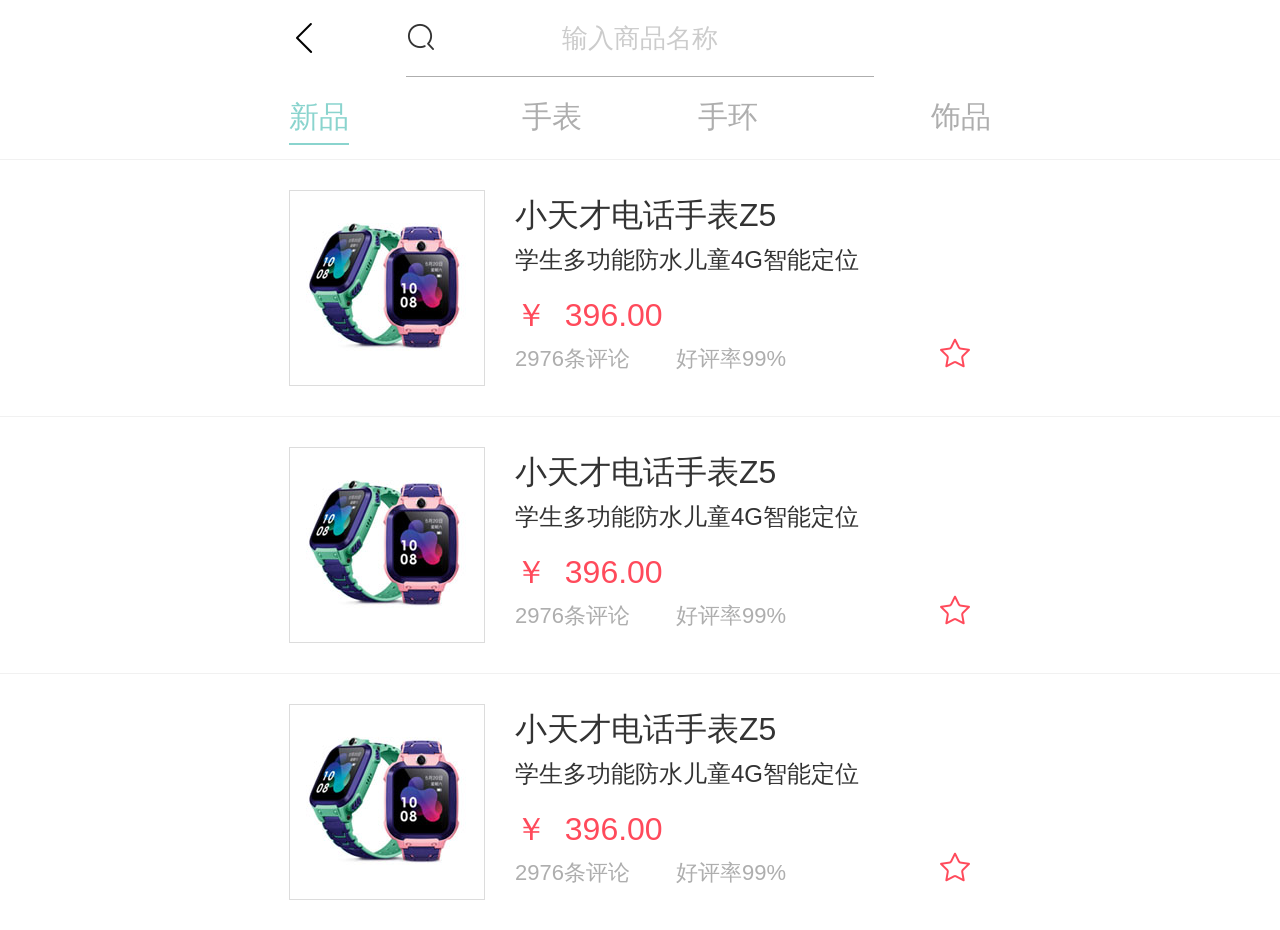
<file: mall/index.html>
<!DOCTYPE html>
<html>
	<head>
		<meta charset="UTF-8" />
		<title>想见孩-商城</title>
		<meta name="author" content="想见孩" />
		<meta name="copyright" content="想见孩" />
		<meta name="description" content="想见孩" />
		<meta id="viewport" name="viewport" content="width=750" />
		<link rel="stylesheet" href="../content/style/reset.css" type="text/css" />
		<link rel="stylesheet" href="../content/plugins/iconfonts/iconfont.css" type="text/css" />
		<link rel="stylesheet" href="../content/plugins/jqweui/lib/weui.css" type="text/css" />
		<link rel="stylesheet" href="../content/plugins/jqweui/css/jquery-weui.css" type="text/css" />
		<link rel="stylesheet" href="../content/style/common.css" type="text/css" />
		<link rel="stylesheet" href="../content/style/mall/mall.css" type="text/css" />
		<link rel="shortcut icon" href="../content/images/ico.ico" type="image/x-icon" />
		<script src="../content/scripts/mobile-util.js"></script>
	</head>
	<body>
		<div class="body_content">
			<header class="userhead">
				<div class="weui-flex">
					<div class="weui-flex__item">
						<a href="javascript:;" class="back_btn" onClick="javascript :history.back(-1);">
		                	<i class="icon iconfont icon-jiantou3"></i>
		                </a>
		            </div>
		            <div class="weui-flex__item header_title">
						<i class="icon iconfont icon-sousuo"></i>
		                <input type="text" name="" value="" placeholder="输入商品名称"/>
		            </div>
		            <div class="weui-flex__item header_more">
						<i data-select="false" class="icon iconfont icon-gengduo"></i>
		            </div>
				</div>
			</header>
		</div>

		<!-- 更多 -->
		<div class="sub-nav">
            <div class="content">
                <ul>
                    <li><a href="cart.html"><i class="icon iconfont icon-shizhong"></i>&nbsp;&nbsp;购物车</a></li>
                    <li><i class="icon iconfont icon-shoucang"></i>&nbsp;&nbsp;我的收藏</li>
                    <li><a href="#"><i class="icon iconfont icon-ge_shangchuan"></i>&nbsp;&nbsp;我的订单</a></li>
                </ul>
            </div>
            <s><i></i></s>
        </div>

		<!-- 选项卡 -->
		<ul class="clearBoth tabs_mall body_content">
			<li class="float_left"><i class="action">新品</i></li>
			<li class="float_left"><i>手表</i></li>
			<li class="float_left"><i>手环</i></li>
			<li class="float_left"><i>饰品</i></li>
		</ul>

		<!-- 内容区域 -->
		<div class="content_wrap">
			<div class="commodity_border">
				<div class="commodity_content body_content clearBoth">
					<div class="comm_img_wrap float_left">
						<a href="content.html">
							<img src="../content/images/mall/comm.jpg" alt="">
						</a>
					</div>
					<div class="comm_content_wrap float_left">
						<p class="title">小天才电话手表Z5</p>
						<p class="cont">学生多功能防水儿童4G智能定位</p>
						<p class="price">￥&nbsp;&nbsp;<i>396.00</i></p>
						<p class="car clearBoth">
							<span>2976条评论</span>
							<span>好评率99%</span>
							<i class="icon iconfont icon-shoucang"></i>
						</p>
					</div>
				</div>
			</div>
			<div class="commodity_border">
				<div class="commodity_content body_content clearBoth">
					<div class="comm_img_wrap float_left">
						<img src="../content/images/mall/comm.jpg" alt="">
					</div>
					<div class="comm_content_wrap float_left">
						<p class="title">小天才电话手表Z5</p>
						<p class="cont">学生多功能防水儿童4G智能定位</p>
						<p class="price">￥&nbsp;&nbsp;<i>396.00</i></p>
						<p class="car clearBoth">
							<span>2976条评论</span>
							<span>好评率99%</span>
							<i class="icon iconfont icon-shoucang"></i>
						</p>
					</div>
				</div>
			</div>
			<div class="commodity_border">
				<div class="commodity_content body_content clearBoth">
					<div class="comm_img_wrap float_left">
						<img src="../content/images/mall/comm.jpg" alt="">
					</div>
					<div class="comm_content_wrap float_left">
						<p class="title">小天才电话手表Z5</p>
						<p class="cont">学生多功能防水儿童4G智能定位</p>
						<p class="price">￥&nbsp;&nbsp;<i>396.00</i></p>
						<p class="car clearBoth">
							<span>2976条评论</span>
							<span>好评率99%</span>
							<i class="icon iconfont icon-shoucang"></i>
						</p>
					</div>
				</div>
			</div>
		</div>
		<div class="content_wrap none">
			<div class="commodity_border">
				<div class="commodity_content body_content clearBoth">
					<div class="comm_img_wrap float_left">
						<img src="../content/images/mall/comm.jpg" alt="">
					</div>
					<div class="comm_content_wrap float_left">
						<p class="title">手表</p>
						<p class="cont">手表</p>
						<p class="price">￥&nbsp;&nbsp;<i>396.00</i></p>
						<p class="car clearBoth">
							<span>2976条评论</span>
							<span>好评率99%</span>
							<i class="icon iconfont icon-shoucang"></i>
						</p>
					</div>
				</div>
			</div>
		</div>
		<div class="content_wrap none">
			<div class="commodity_border">
				<div class="commodity_content body_content clearBoth">
					<div class="comm_img_wrap float_left">
						<img src="../content/images/mall/comm.jpg" alt="">
					</div>
					<div class="comm_content_wrap float_left">
						<p class="title">手环</p>
						<p class="cont">手环</p>
						<p class="price">￥&nbsp;&nbsp;<i>396.00</i></p>
						<p class="car clearBoth">
							<span>2976条评论</span>
							<span>好评率99%</span>
							<i class="icon iconfont icon-shoucang"></i>
						</p>
					</div>
				</div>
			</div>
		</div>
		<div class="content_wrap none">
			<div class="commodity_border">
				<div class="commodity_content body_content clearBoth">
					<div class="comm_img_wrap float_left">
						<img src="../content/images/mall/comm.jpg" alt="">
					</div>
					<div class="comm_content_wrap float_left">
						<p class="title">饰品</p>
						<p class="cont">饰品</p>
						<p class="price">￥&nbsp;&nbsp;<i>396.00</i></p>
						<p class="car clearBoth">
							<span>2976条评论</span>
							<span>好评率99%</span>
							<i class="icon iconfont icon-shoucang"></i>
						</p>
					</div>
				</div>
			</div>
		</div>

		<script src="../content/scripts/jquery.min.js"></script>
		<script src="../content/plugins/jqweui/lib/fastclick.js"></script>
		<script src="../content/plugins/jqweui/js/jquery-weui.js"></script>
		<script src="../content/scripts/mall/mall.js"></script>

	</body>
</html>
</file>
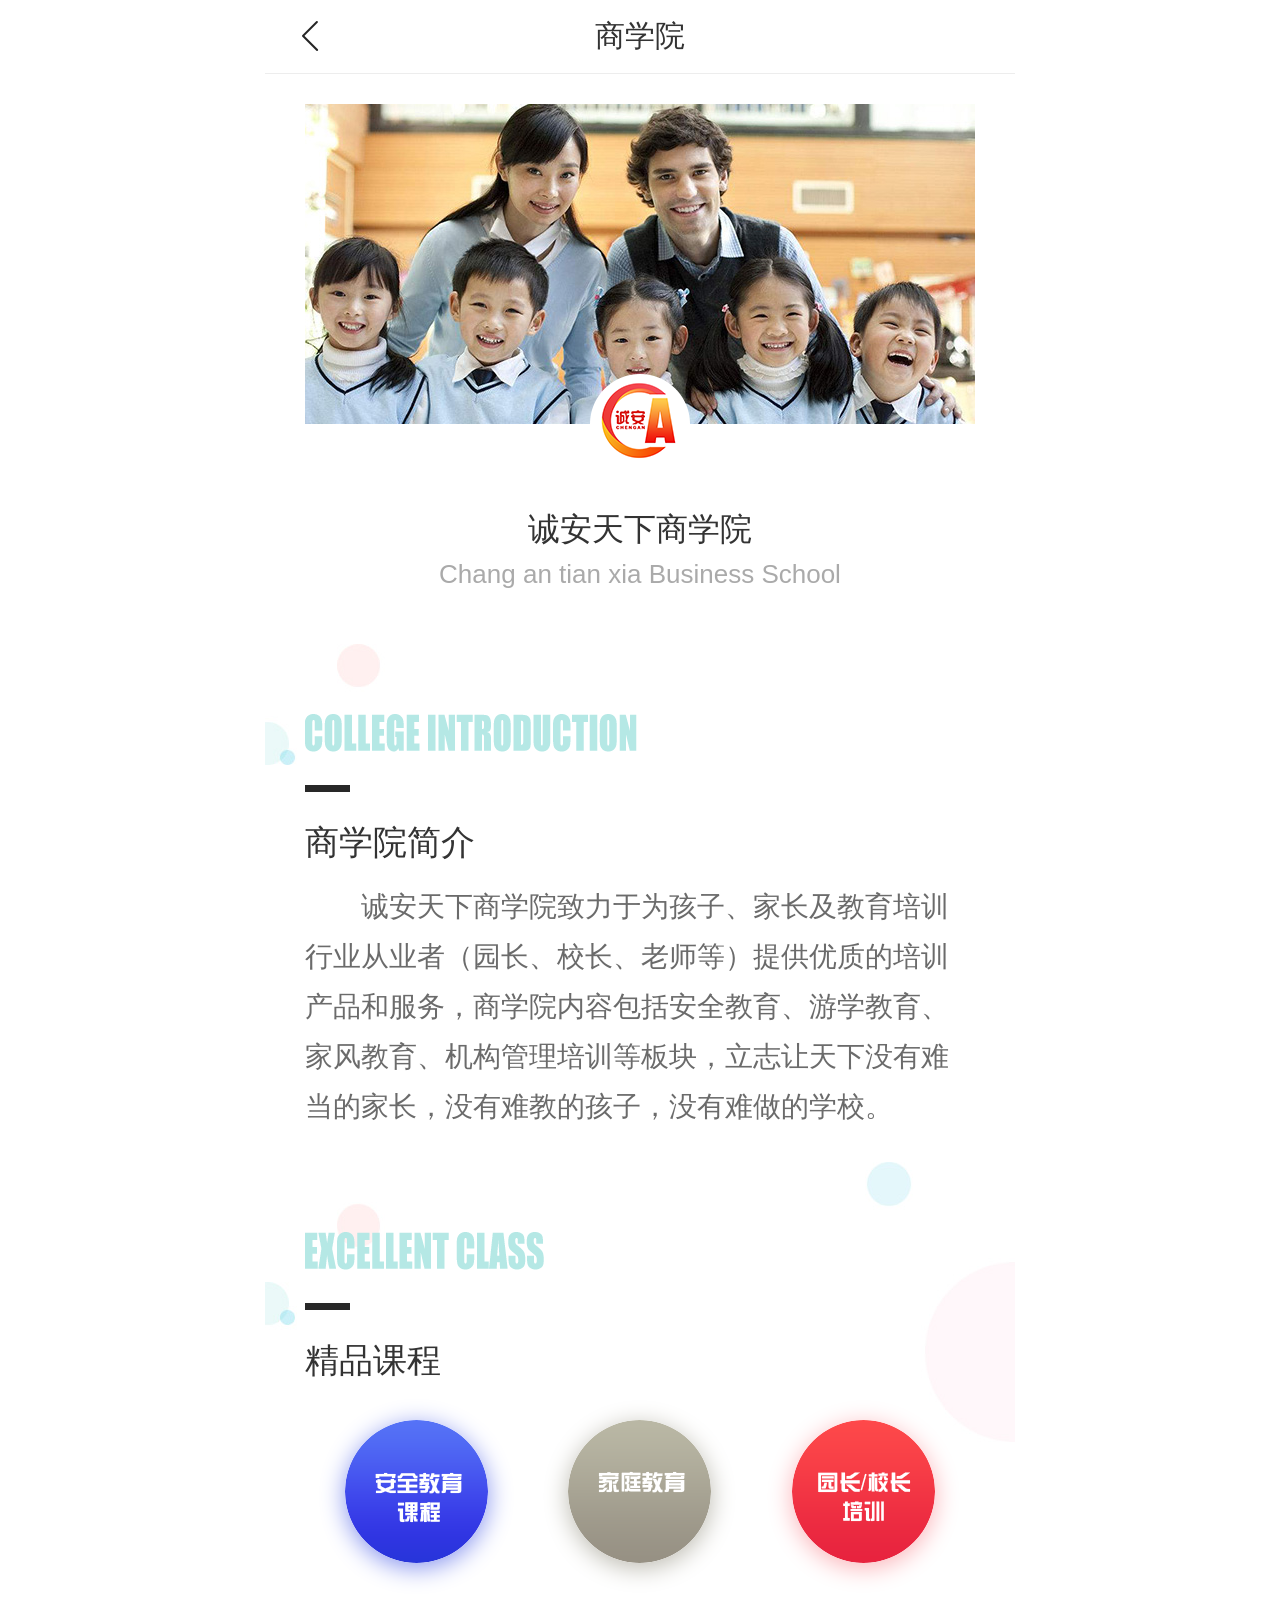
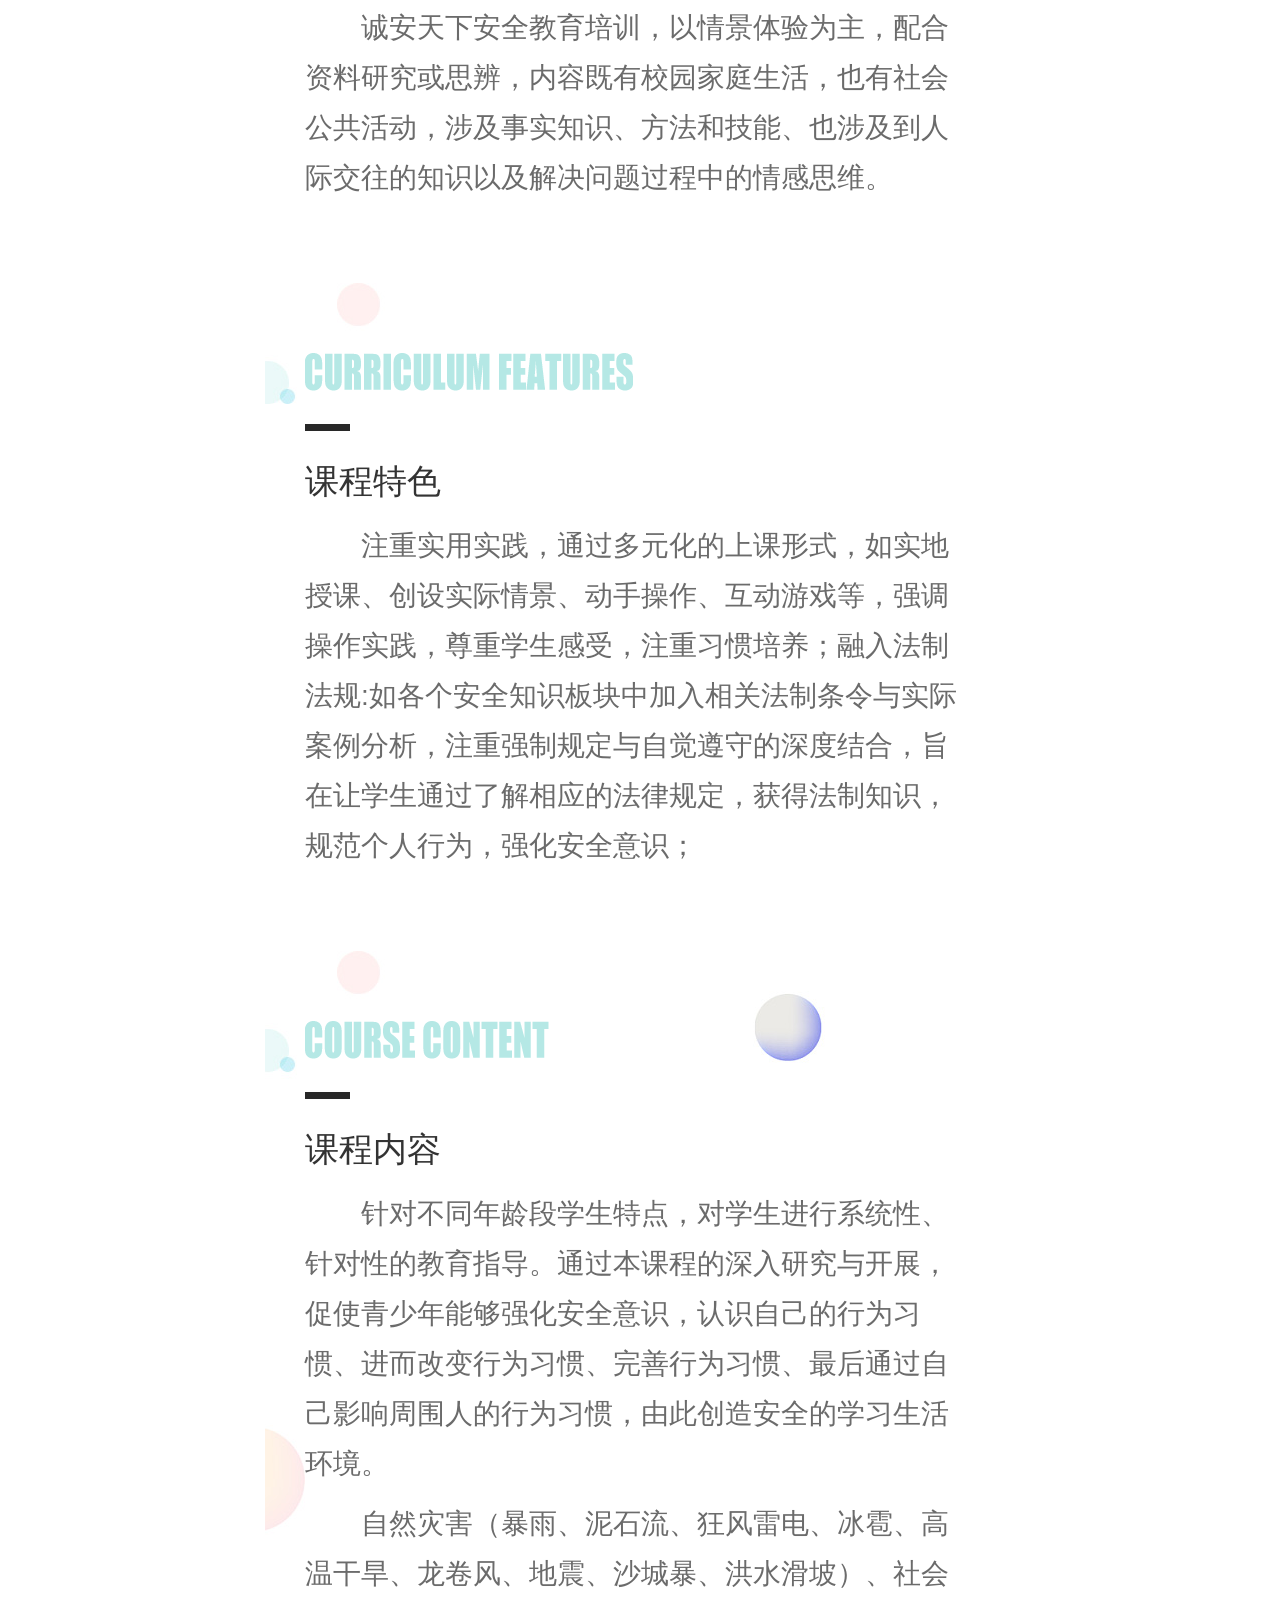
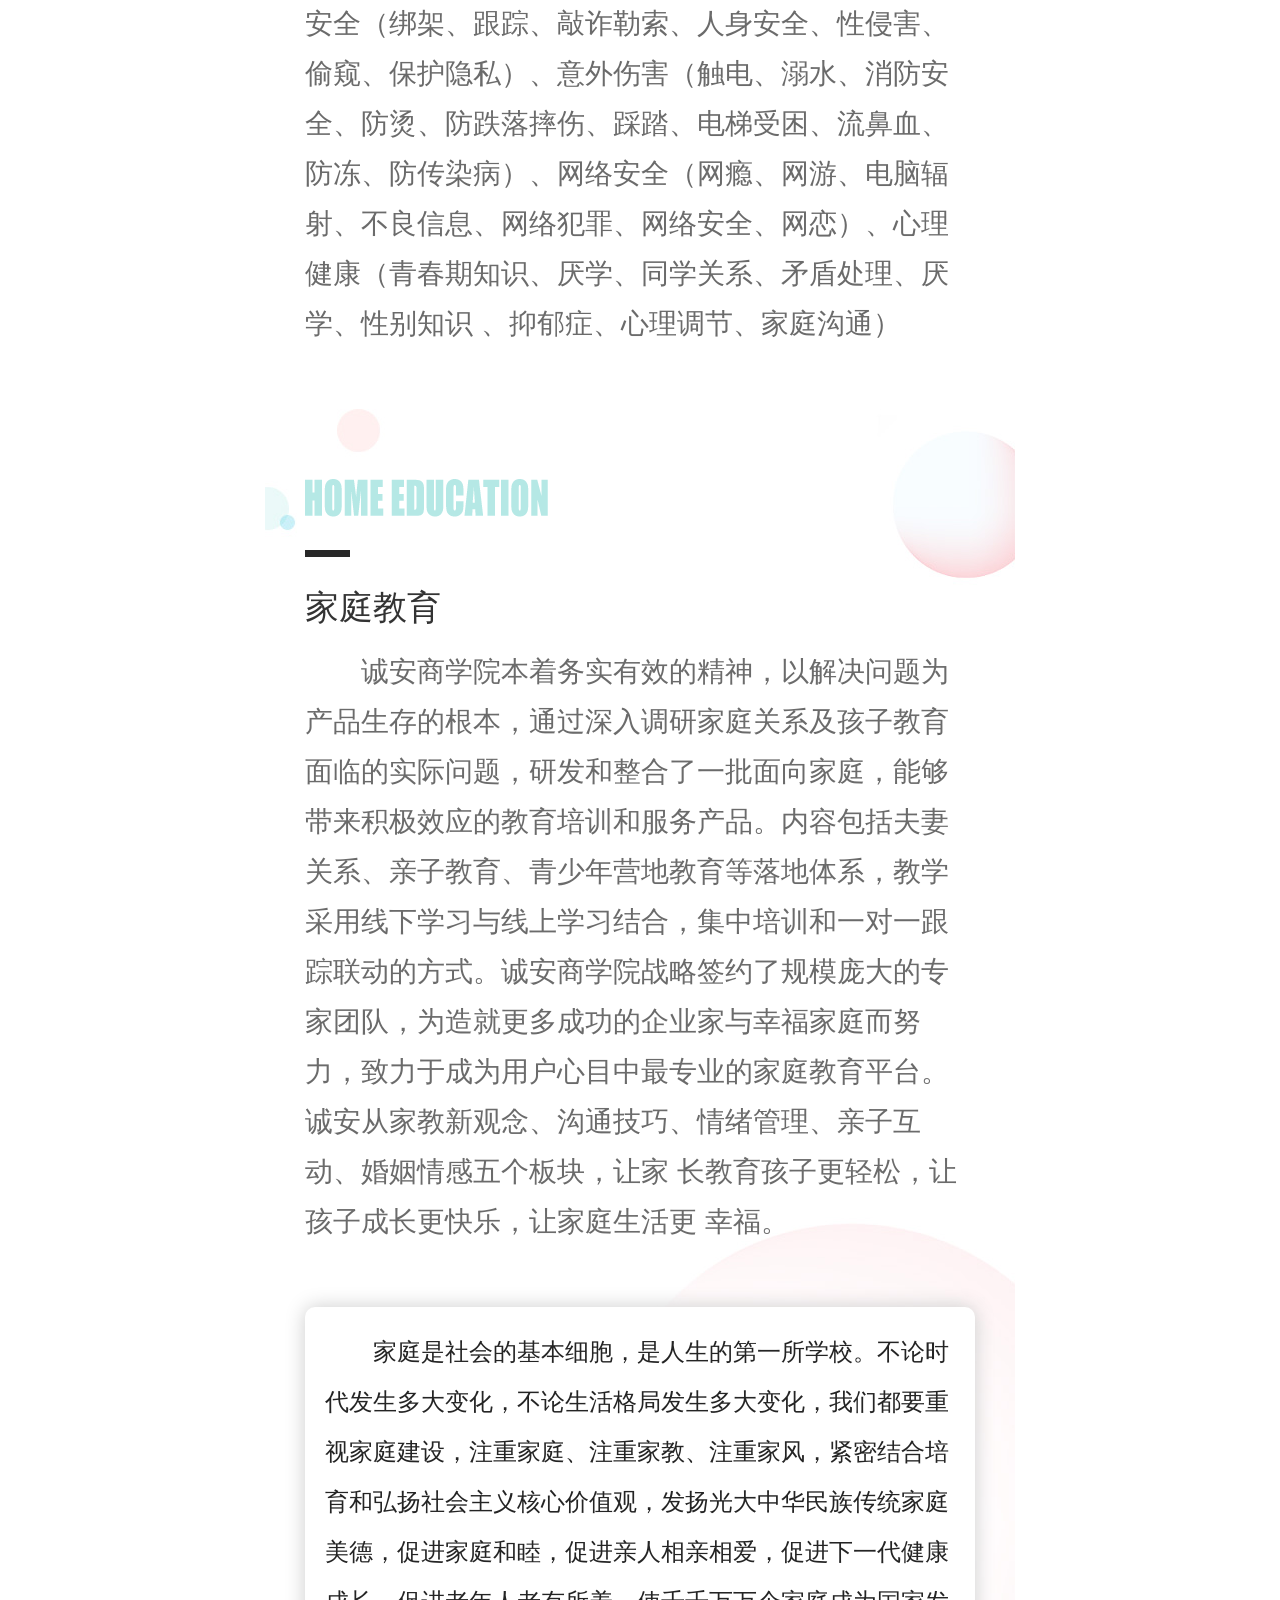
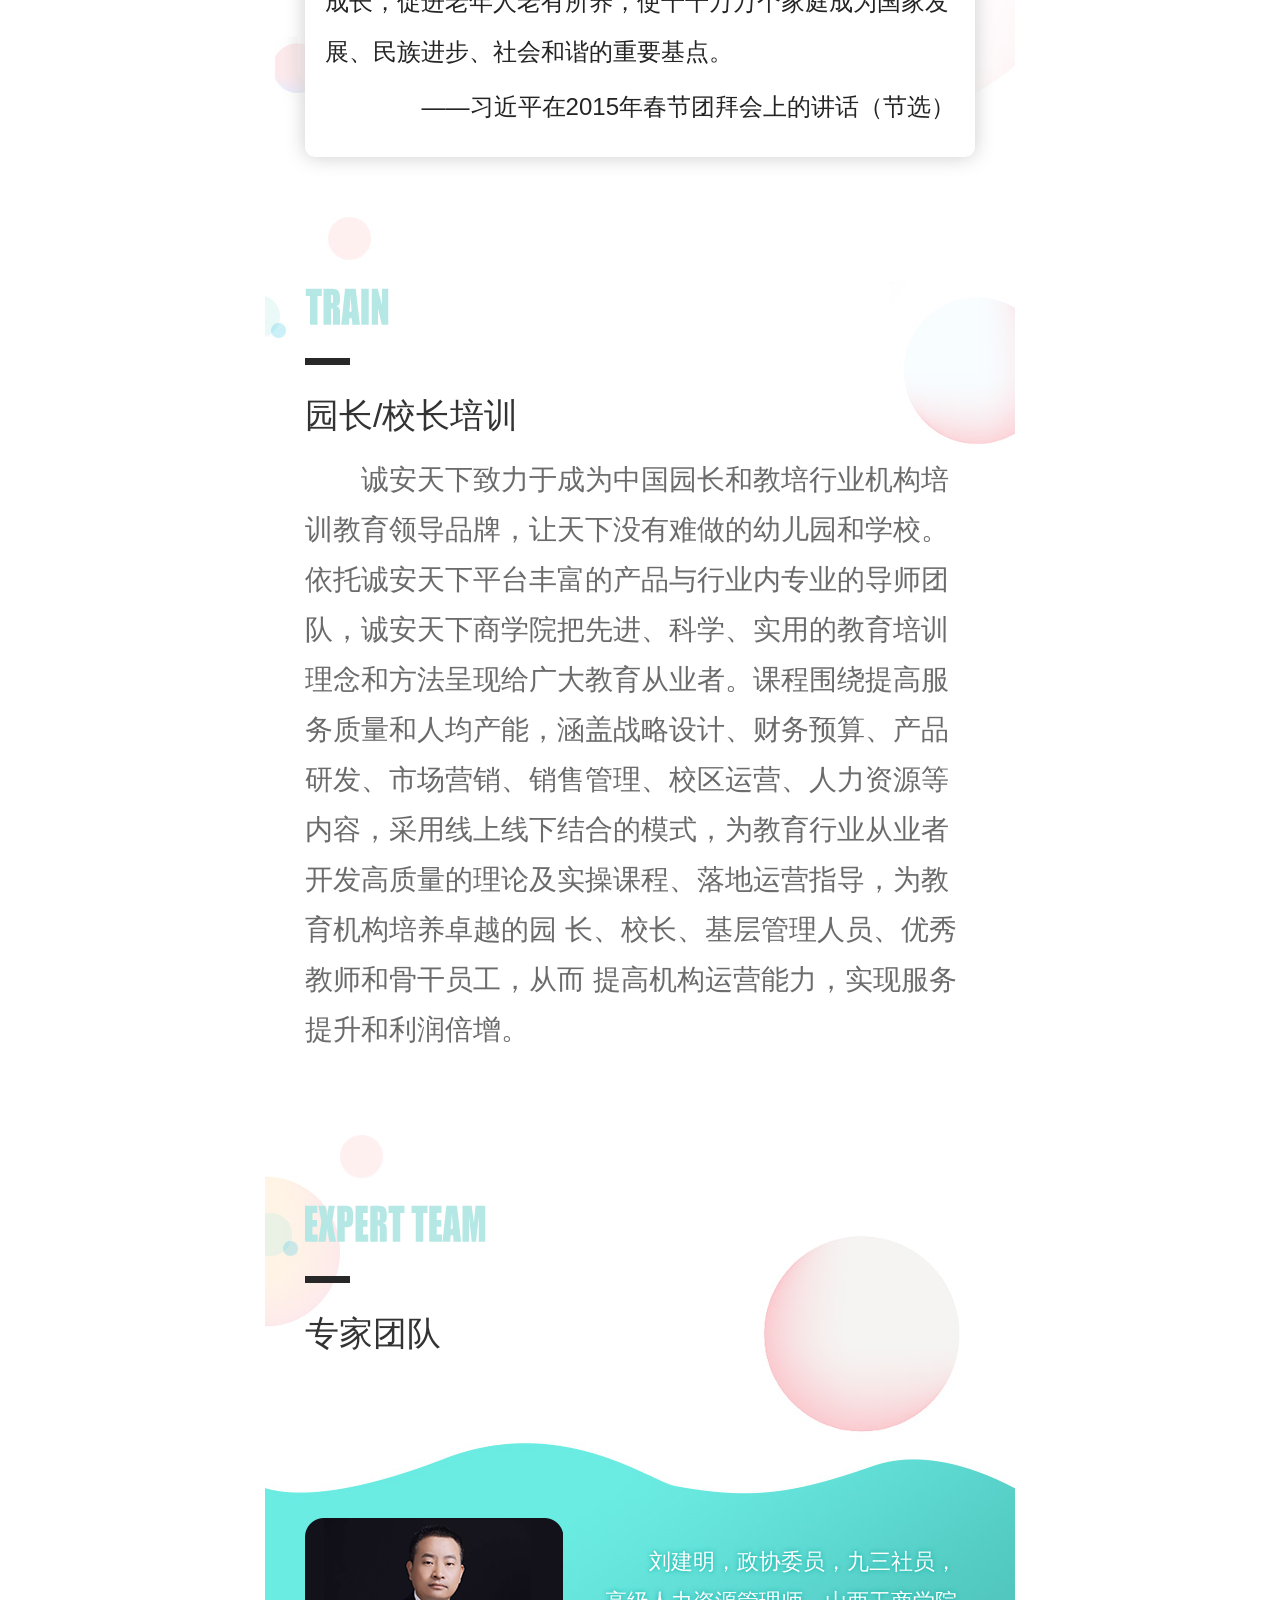
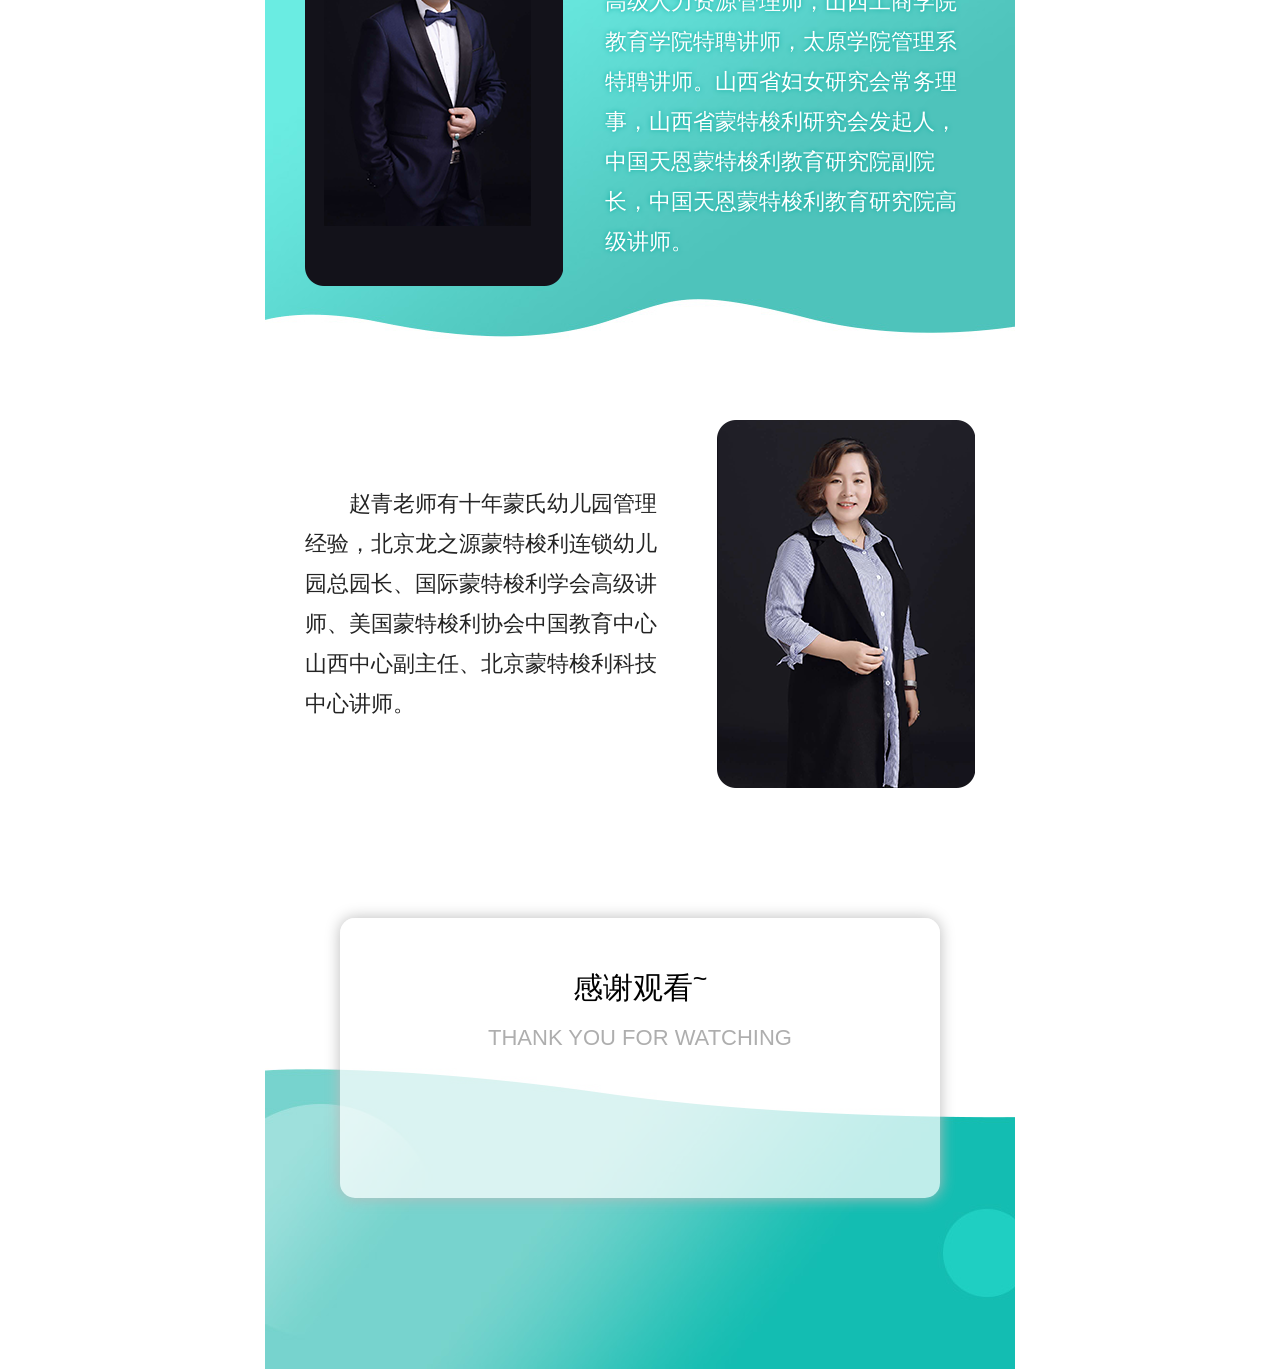
<file: find/businesscollege.html>
<!DOCTYPE html>
<html lang="zh">

<head>
    <meta charset="UTF-8" />
    <title>想见孩-发现-商学院</title>
    <meta name="author" content="想见孩" />
    <meta name="copyright" content="想见孩" />
    <meta name="description" content="想见孩" />
    <meta id="viewport" name="viewport" content="width=750" />
    <link rel="stylesheet" href="../content/style/reset.css" type="text/css" />
    <link rel="stylesheet" href="../content/plugins/iconfonts/iconfont.css" type="text/css" />
    <link rel="stylesheet" href="../content/style/common.css" type="text/css" />
    <link rel="stylesheet" href="../content/style/find.css" type="text/css" />
    <link rel="shortcut icon" href="../content/images/ico.ico" type="image/x-icon" />
    <script src="../content/scripts/mobile-util.js"></script>
</head>

<body>
    <header class="head">
        <div class="head0">
            <div class="menu_bar_box">
                <a href="javascript:;" class="back_btn" onClick="historyback()">
                    <i class="icon iconfont icon-jiantou3"></i>
                </a>
            </div>
            <div class="head_title">
                <p>商学院</p>
            </div>
            <div class="head_r">

            </div>
        </div>
    </header>

    <!-- 主要内容 -->
    <div class="main">
        <div class="college_info">
            <div class="cont2 margt30">
                <div class="container2">
                    <div class="school_imgbox">
                        <div class="school_img" style="background:url(../content/images/find/school_img.jpg) no-repeat center;background-size:cover;">
                            <img src="../content/images/find/school_img.jpg" class="visibility_hide" alt="">
                        </div>
                        <div class="school_logo" style="background:url(../content/images/find/college_logo.png) no-repeat center;background-size:cover;"></div>
                    </div>
                </div>

                <div class="container2">
                    <h1 class="school_title">诚安天下商学院</h1>
                    <h2 class="sub_school_title">Chang an tian xia Business School</h2>
                </div>
            </div>

            <div class="college_txt">

                <div class="college_text college_txt1">
                    <div class="container2">
                        <h2 class="college_title">
                            <img src="../content/images/find/title_shangxueyuanjianjie.png" alt="">
                        </h2>
                        <h3 class="college_h3">商学院简介</h3>
                        <p class="college_p">诚安天下商学院致力于为孩子、家长及教育培训行业从业者（园长、校长、老师等）提供优质的培训产品和服务，商学院内容包括安全教育、游学教育、家风教育、机构管理培训等板块，立志让天下没有难当的家长，没有难教的孩子，没有难做的学校。</p>
                    </div>
                </div>

                <div class="college_text college_txt2">
                    <div class="container2">
                        <h2 class="college_title">
                            <img src="../content/images/find/title_jingpinkecheng.png" alt="">
                        </h2>
                        <h3 class="college_h3">精品课程</h3>
                        <ul class="college_kind clearfix">
                            <li>
                                <div class="c_kindicon c_kindicon1">
                                    <img src="../content/images/find/kind1.png" alt="">
                                </div>
                            </li>
                            <li>
                                <div class="c_kindicon c_kindicon2">
                                    <img src="../content/images/find/kind2.png" alt="">
                                </div>
                            </li>
                            <li>
                                <div class="c_kindicon c_kindicon3">
                                    <img src="../content/images/find/kind3.png" alt="">
                                </div>
                            </li>
                        </ul>
                        <p class="college_p">诚安天下安全教育培训，以情景体验为主，配合资料研究或思辨，内容既有校园家庭生活，也有社会公共活动，涉及事实知识、方法和技能、也涉及到人际交往的知识以及解决问题过程中的情感思维。</p>
                    </div>
                </div>

                <div class="college_text college_txt3">
                    <div class="container2">
                        <h2 class="college_title">
                            <img src="../content/images/find/title_kechengtese.png" alt="">
                        </h2>
                        <h3 class="college_h3">课程特色</h3>
                        <p class="college_p">注重实用实践，通过多元化的上课形式，如实地授课、创设实际情景、动手操作、互动游戏等，强调操作实践，尊重学生感受，注重习惯培养；融入法制法规:如各个安全知识板块中加入相关法制条令与实际案例分析，注重强制规定与自觉遵守的深度结合，旨在让学生通过了解相应的法律规定，获得法制知识，规范个人行为，强化安全意识；</p>
                    </div>
                </div>

                <div class="college_text college_txt4">
                    <div class="container2">
                        <h2 class="college_title">
                            <img src="../content/images/find/title_kechengneirong.png" alt="">
                        </h2>
                        <h3 class="college_h3">课程内容</h3>
                        <p class="college_p">针对不同年龄段学生特点，对学生进行系统性、针对性的教育指导。通过本课程的深入研究与开展，促使青少年能够强化安全意识，认识自己的行为习惯、进而改变行为习惯、完善行为习惯、最后通过自己影响周围人的行为习惯，由此创造安全的学习生活环境。</p>
                        <p class="college_p">自然灾害（暴雨、泥石流、狂风雷电、冰雹、高温干旱、龙卷风、地震、沙城暴、洪水滑坡）、社会安全（绑架、跟踪、敲诈勒索、人身安全、性侵害、偷窥、保护隐私）、意外伤害（触电、溺水、消防安全、防烫、防跌落摔伤、踩踏、电梯受困、流鼻血、防冻、防传染病）、网络安全（网瘾、网游、电脑辐射、不良信息、网络犯罪、网络安全、网恋）、心理健康（青春期知识、厌学、同学关系、矛盾处理、厌学、性别知识 、抑郁症、心理调节、家庭沟通）</p>
                    </div>
                </div>

                <div class="college_text college_txt5">
                    <div class="container2">
                        <h2 class="college_title">
                            <img src="../content/images/find/title_jiatingjiaoyu.png" alt="">
                        </h2>
                        <h3 class="college_h3">家庭教育</h3>
                        <p class="college_p">诚安商学院本着务实有效的精神，以解决问题为产品生存的根本，通过深入调研家庭关系及孩子教育面临的实际问题，研发和整合了一批面向家庭，能够带来积极效应的教育培训和服务产品。内容包括夫妻关系、亲子教育、青少年营地教育等落地体系，教学采用线下学习与线上学习结合，集中培训和一对一跟踪联动的方式。诚安商学院战略签约了规模庞大的专家团队，为造就更多成功的企业家与幸福家庭而努力，致力于成为用户心目中最专业的家庭教育平台。诚安从家教新观念、沟通技巧、情绪管理、亲子互动、婚姻情感五个板块，让家
                            长教育孩子更轻松，让孩子成长更快乐，让家庭生活更 幸福。</p>
                        <div class="implant_cont">
                            <p class="implant_cont_p">家庭是社会的基本细胞，是人生的第一所学校。不论时代发生多大变化，不论生活格局发生多大变化，我们都要重视家庭建设，注重家庭、注重家教、注重家风，紧密结合培育和弘扬社会主义核心价值观，发扬光大中华民族传统家庭美德，促进家庭和睦，促进亲人相亲相爱，促进下一代健康成长，促进老年人老有所养，使千千万万个家庭成为国家发展、民族进步、社会和谐的重要基点。
                            </p>
                            <p class="implant_cont_h2">——习近平在2015年春节团拜会上的讲话（节选）</p>
                        </div>
                    </div>
                </div>

                <div class="college_text college_txt6">
                    <div class="container2">
                        <h2 class="college_title">
                            <img src="../content/images/find/title_peixun.png" alt="">
                        </h2>
                        <h3 class="college_h3">园长/校长培训</h3>
                        <p class="college_p">诚安天下致力于成为中国园长和教培行业机构培训教育领导品牌，让天下没有难做的幼儿园和学校。依托诚安天下平台丰富的产品与行业内专业的导师团队，诚安天下商学院把先进、科学、实用的教育培训理念和方法呈现给广大教育从业者。课程围绕提高服务质量和人均产能，涵盖战略设计、财务预算、产品研发、市场营销、销售管理、校区运营、人力资源等内容，采用线上线下结合的模式，为教育行业从业者开发高质量的理论及实操课程、落地运营指导，为教育机构培养卓越的园 长、校长、基层管理人员、优秀教师和骨干员工，从而
                            提高机构运营能力，实现服务提升和利润倍增。
                        </p>
                    </div>
                </div>

                <div class="college_text college_txt7">
                    <div class="container2">
                        <h2 class="college_title">
                            <img src="../content/images/find/title_team.png" alt="">
                        </h2>
                        <h3 class="college_h3">专家团队</h3>
                    </div>
                    <div class="teammeber_box1">
                        <div class="container2 clearfix">
                            <div class="teammeber_img fl">
                                <img src="../content/images/find/liujianming.png" alt="">
                            </div>
                            <div class="teammeber_txt fr">
                                <p class="teammeber_p1">刘建明，政协委员，九三社员，高级人力资源管理师，山西工商学院教育学院特聘讲师，太原学院管理系特聘讲师。山西省妇女研究会常务理事，山西省蒙特梭利研究会发起人，中国天恩蒙特梭利教育研究院副院长，中国天恩蒙特梭利教育研究院高级讲师。</p>
                            </div>
                        </div>
                    </div>
                    <div class="teammeber_box2">
                        <div class="container2 clearfix">
                            <div class="teammeber_txt fl">
                                <p class="teammeber_p2">赵青老师有十年蒙氏幼儿园管理经验，北京龙之源蒙特梭利连锁幼儿园总园长、国际蒙特梭利学会高级讲师、美国蒙特梭利协会中国教育中心山西中心副主任、北京蒙特梭利科技中心讲师。</p>
                            </div>
                            <div class="teammeber_img fr">
                                <img src="../content/images/find/zhaoqing.png" alt="">
                            </div>
                        </div>
                    </div>
                </div>

                <div class="college_text college_txt8">
                    <div class="college_txt8_inner">
                        <dl class="thanks_dl">
                            <dt>感谢观看<sup>~</sup></dt>
                            <dd>Thank you for watching</dd>
                        </dl>
                    </div>
                </div>


            </div>

        </div>
    </div>



    <script src="../content/scripts/jquery.min.js"></script>
    <script src="../content/scripts/commom.js"></script>
</body>

</html>
</file>
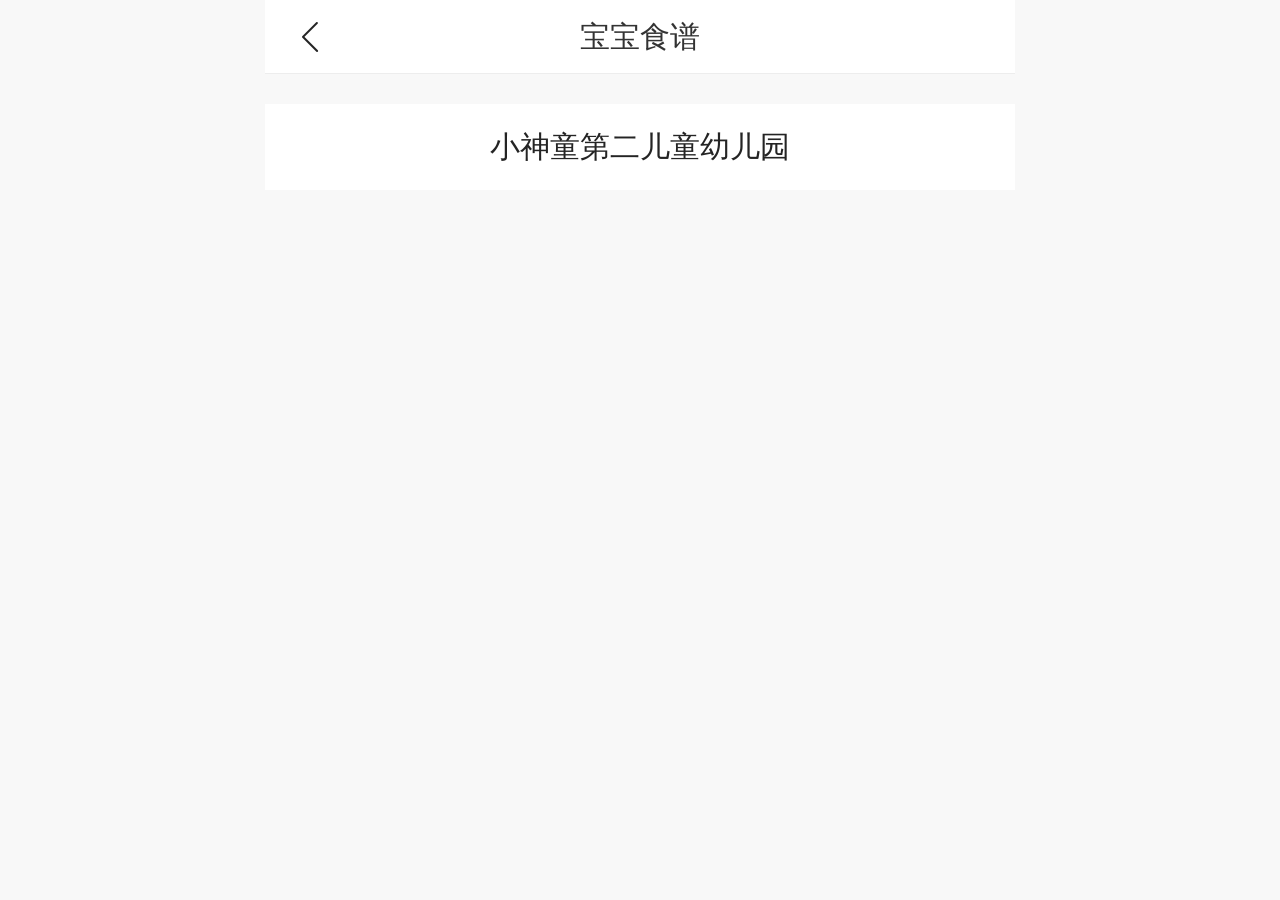
<file: find/cookbook.html>
<!DOCTYPE html>
<html lang="zh">

<head>
    <meta charset="UTF-8" />
    <title>想见孩-发现-宝宝食谱</title>
    <meta name="author" content="想见孩" />
    <meta name="copyright" content="想见孩" />
    <meta name="description" content="想见孩" />
    <meta id="viewport" name="viewport" content="width=750" />
    <link rel="stylesheet" href="../content/style/reset.css" type="text/css" />
    <link rel="stylesheet" href="../content/plugins/iconfonts/iconfont.css" type="text/css" />
    <link rel="stylesheet" href="../content/plugins/jqweui/lib/weui.min.css" type="text/css" />
    <link rel="stylesheet" href="../content/plugins/jqweui/css/jquery-weui.min.css" type="text/css" />
    <link rel="stylesheet" href="../content/style/common.css" type="text/css" />
    <link rel="stylesheet" href="../content/style/find.css" type="text/css" />
    <link rel="shortcut icon" href="../content/images/ico.ico" type="image/x-icon" />
    <script src="../content/scripts/mobile-util.js"></script>
    <style>
        .weui-cells_radio {
            padding: 30px 40px;
        }
        
        .weui-check_label {
            font-size: 28px;
            line-height: 80px;
        }
        
        .weui-cells_radio .weui-check:checked+.weui-icon-checked:before {
            font-size: 30px;
        }
    </style>
</head>

<body class="cookbody">
    <header class="head">
        <div class="head0">
            <div class="menu_bar_box">
                <a href="javascript:;" class="back_btn" onClick="historyback()">
                    <i class="icon iconfont icon-jiantou3"></i>
                </a>
            </div>
            <div class="head_title">
                <p>宝宝食谱</p>
            </div>
            <div class="head_r">
                <a href="javascript:;" class="role_switch" id="role_switch"><i class="icon iconfont icon-qiehuantuichu"></i></a>
            </div>
        </div>
    </header>

    <!-- 主要内容 -->
    <div class="main">
        <div class="cook_contbox">
            <!-- 没有数据时显示 -->
            <div class="no_cook_cont" id="no_cook_cont" style="display:none;">
                <div class="nofootbox">
                    <img src="../content/images/find/nofoodbook_icon.png" alt="">
                    <p class="nofootbox_p">
                        暂无食谱前往
                        <a href="../user/boundstudent.html">绑定学生</a>
                    </p>
                </div>
            </div>
            <!-- 有数据时显示 -->
            <div class="cook_cont" id="cook_cont">
                <div class="cookbook_title_box">
                    <h2 class="cookbook_title">小神童第二儿童幼儿园</h2>
                </div>

                <ul class="cookbooklist" id="cookbooklist"></ul>
            </div>

        </div>

    </div>
    <div class="screen"></div>

    <script src="../content/scripts/jquery.min.js "></script>
    <script src="../content/plugins/jqweui/js/jquery-weui.min.js"></script>
    <script src="../content/scripts/juqery.cookie.js"></script>
    <script src="../content/scripts/API.js"></script>
    <script src="../content/scripts/commom.js "></script>
    <script>
        $.ajax({
            type: "POST",
            url: api + "/Students/GetSchoolFoodInfo.html",
            data: {
                key: user_token,
                child_id: 10
            },
            dataType: "json",
            success: function(response) {
                if (response["code"] == 200) {
                    if (response["result"].length == 0) { // 如果没有食谱
                        $("#no_cook_cont").show();
                        $("#cook_cont").hide();
                    } else { //如果有食谱
                        $("#no_cook_cont").hide();
                        $("#cook_cont").show();
                        // 学校名称
                        $(".cookbook_title").text(response["result"][0]["food_class"]);
                        // 为食谱铺数据
                        var resultLength = response["result"].length;
                        $("#cookbooklist").html(HTML(response["result"]))
                    }
                }
            }
        });
        // 食谱html模板
        function HTML(data) {
            var template = '';
            for (j = 0; j < data.length; j++) {
                template += '<li>' +
                    '<a href="javascript:;" onclick="footlistclick($(this))">' +
                    '<div class="foot_img" style="background:url(../content/images/find/category1.png) no-repeat center; background-size:cover;">' +
                    '<img src="../content/images/find/category1.png" class="visibility_hide" alt="">' +
                    '</div>' +
                    '<span class="title">' + data[j]["food_name"] + '</span>' +
                    '<span class="open_icon">' +
                    '<i class="icon iconfont icon-iconfontjiantou"></i>' +
                    '</span>' +
                    '</a>' +
                    '<div class="cook_txt">' +
                    '<p>' + data[j]["food_content"] + '</p>' +
                    '<div class="remark">' +
                    '<p class="remark_p remark_p2">' + data[j]["food_desc"] + '</p>' +
                    '</div>' +
                    '</div>' +
                    '</li>'
            }
            return template;
        }

        // 切换孩子
        $("#role_switch").click(function() {
            //打开遮罩层
            $(".screen").addClass("show");
        });
        $("#role_switch").select({
            title: "选择职业",
            items: ["高一或10年级", "小神童第二儿童幼儿园"],
            onChange: function(d) {
                console.log(this, d);
            },
            onClose: function() {
                //关闭遮罩层
                $(".screen").removeClass("show");
                console.log("close");
            },
            onOpen: function() {
                console.log($(".cookbook_title").text());
                $(".weui-cells_radio p:contains('高一或10年级')").parent().next("div").find(".weui-check").attr("checked", "true");

            },
        });

        // 食谱详情开关 start
        function footlistclick(Olink) {
            Olink.parent().siblings().removeClass("heightauto");
            Olink.parent().addClass("heightauto");
            Olink.parent().siblings().find(".iconfont").removeClass("icon-jiantou-copy-copy-copy");
            Olink.parent().siblings().find(".iconfont").removeClass("icon-iconfontjiantouy");
            Olink.parent().find(".iconfont").addClass("icon-jiantou-copy-copy-copy");
        }
        // 食谱详情开关 end
    </script>
</body>

</html>
</file>
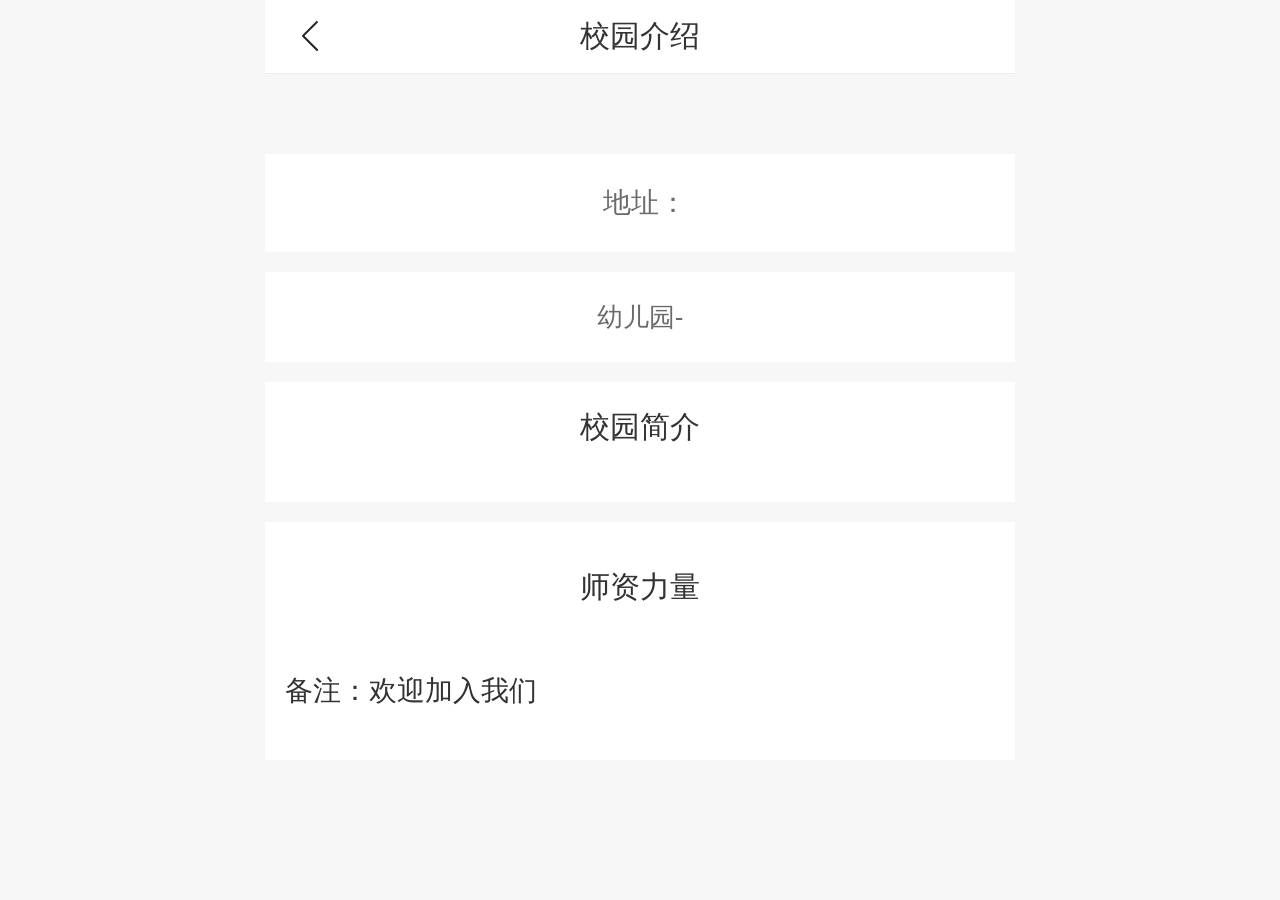
<file: find/kindergartenintroduce.html>
<!DOCTYPE html>
<html lang="zh">

<head>
    <meta charset="UTF-8" />
    <title>想见孩-发现-校园介绍</title>
    <meta name="author" content="想见孩" />
    <meta name="copyright" content="想见孩" />
    <meta name="description" content="想见孩" />
    <meta id="viewport" name="viewport" content="width=750" />
    <link rel="stylesheet" href="../content/style/reset.css" type="text/css" />
    <link rel="stylesheet" href="../content/plugins/iconfonts/iconfont.css" type="text/css" />
    <link rel="stylesheet" href="../content/style/common.css" type="text/css" />
    <link rel="stylesheet" href="../content/style/find.css" type="text/css" />
    <link rel="shortcut icon" href="../content/images/ico.ico" type="image/x-icon" />
    <script src="../content/scripts/mobile-util.js"></script>
</head>

<body class="infobody">
    <header class="head">
        <div class="head0">
            <div class="menu_bar_box">
                <a href="javascript:;" class="back_btn" onClick="historyback()">
                    <i class="icon iconfont icon-jiantou3"></i>
                </a>
            </div>
            <div class="head_title">
                <p>校园介绍</p>
            </div>
            <div class="head_r"></div>
        </div>
    </header>

    <!-- 主要内容 -->
    <div class="main">
        <div class="kinkder_info">
            <div class="cont2 margt20">
                <div class="container2">
                    <div class="school_imgbox" id="school_imgbox"></div>
                </div>

                <div class="container2">
                    <h1 class="school_title" id="school_title"></h1>
                    <!-- <h2 class="sub_school_title">Grazie International Kidergarden</h2> -->
                    <div class="schooladdress">
                        地址：<span id="schooladdress"></span>
                    </div>
                </div>
            </div>

            <div class="kindergartennature">幼儿园-<span id="school_type"></span></div>
            <div class="cont2 school_info_txt">
                <div class="container3 school_info">
                    <h3 class="school_info_title">校园简介</h3>
                    <div id="school_info_cont"></div>
                </div>
            </div>
            <!-- 师资力量 -->
            <div class="scenery_box cont2">
                <div class="container3">
                    <h2 class="scenery_title">师资力量</h2>
                    <div id="faculty"></div>

                    <p class="school_remarks">备注：欢迎加入我们</p>
                </div>
            </div>
        </div>
    </div>

    <script src="../content/scripts/jquery.min.js"></script>
    <script src="../content/scripts/juqery.cookie.js"></script>
    <script src="../content/scripts/API.js"></script>
    <script src="../content/scripts/commom.js"></script>
    <script>
        $.ajax({
            type: "POST",
            url: api + "/schooldesc/detailinfo?key=1234",
            data: {
                key: user_token,
                school_id: 6
            },
            dataType: "json",
            success: function(response) {
                $("#school_imgbox").html(HTML(response["result"]));
                $("#school_title").text(response["result"][0].name);
                $("#schooladdress").text(response["result"][0].address);
                if (response["result"][0].s_type == 1) {
                    $("#school_type").text("公立");
                } else {
                    $("#school_type").text("私立");
                }
                $("#school_info_cont").html(response["result"][0].s_present);
                $("#faculty").html(response["result"][0].s_teacher);
            }
        });

        // 学校形象照片模板
        function HTML(data) {
            var template = '<div class="school_img" style="background:url(' + data[0].s_img + ') no-repeat center;background-size:cover;">' +
                '<img src="' + data[0].s_img + '" class="visibility_hide" alt="">' +
                '</div>' +
                '<div class="school_logo" style="background:url(../content/images/find/kindergarten_logo.png) no-repeat center;background-size:cover;"></div>';

            return template;
        }
    </script>
</body>

</html>
</file>
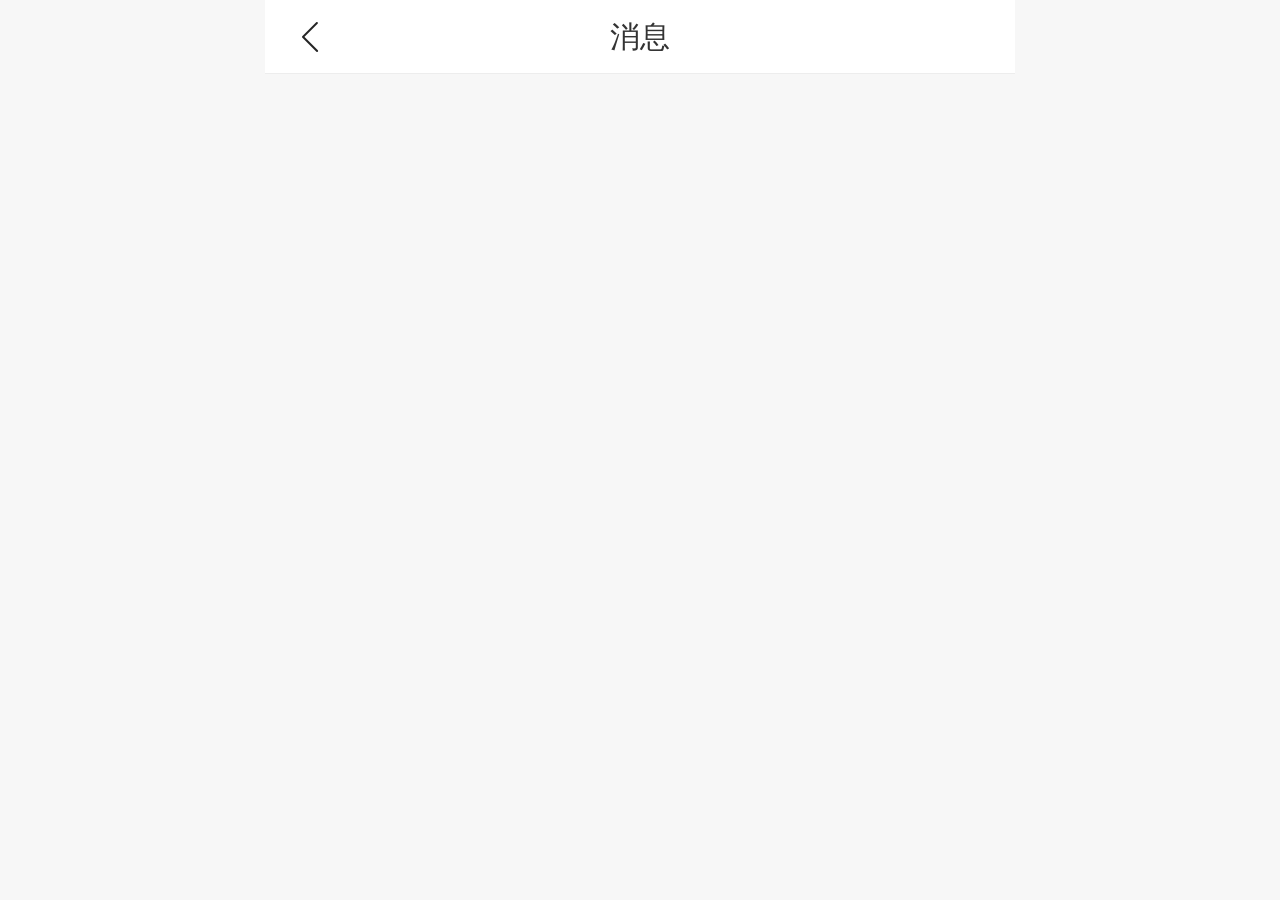
<file: find/mesages.html>
<!DOCTYPE html>
<html lang="zh">

<head>
    <meta charset="UTF-8" />
    <title>想见孩-发现-消息中心</title>
    <meta name="author" content="想见孩" />
    <meta name="copyright" content="想见孩" />
    <meta name="description" content="想见孩" />
    <meta id="viewport" name="viewport" content="width=750" />
    <link rel="stylesheet" href="../content/style/reset.css" type="text/css" />
    <link rel="stylesheet" href="../content/plugins/iconfonts/iconfont.css" type="text/css" />
    <link rel="stylesheet" href="../content/plugins/jqweui/lib/weui.min.css" type="text/css" />
    <link rel="stylesheet" href="../content/plugins/jqweui/css/jquery-weui.min.css" type="text/css" />
    <link rel="stylesheet" href="../content/style/common.css" type="text/css" />
    <link rel="stylesheet" href="../content/style/find.css" type="text/css" />
    <link rel="shortcut icon" href="../content/images/ico.ico" type="image/x-icon" />
    <script src="../content/scripts/mobile-util.js"></script>
</head>

<body class="infobody">
    <header class="head">
        <div class="head0">
            <div class="menu_bar_box">
                <a href="javascript:;" class="back_btn" onClick="historyback()">
                    <i class="icon iconfont icon-jiantou3"></i>
                </a>
            </div>
            <div class="head_title">
                <p>消息</p>
            </div>
            <div class="head_r"></div>
        </div>
    </header>

    <!-- 主要内容 -->
    <div class="main">
        <div class="margt30">
            <div class="container3">
                <ul class="mesage_list" id="mesage_list">
                    <!-- <li onclick="msg_switch($(this))">
                        <h3 class="mesage_title">提现成功<span class="date">2018年6月1日</span></h3>
                        <div class="mesage_text">
                            <p class="mesage_text_p">10点10分提现100元成功提现成功提现成功提现成功提现成功提现成功提现成功提现成功提现成功提现成功</p>
                        </div>
                    </li> -->
                </ul>
                <!-- 滚动加载 -->
                <!-- <div class="weui-loadmore">
                    <i class="weui-loading"></i>
                    <span class="weui-loadmore__tips">正在加载</span>
                </div> -->
            </div>
        </div>

    </div>


    <script src="../content/scripts/jquery.min.js"></script>
    <script src="../content/plugins/jqweui/js/jquery-weui.min.js"></script>
    <script src="../content/scripts/juqery.cookie.js"></script>
    <script src="../content/scripts/API.js"></script>
    <script src="../content/scripts/commom.js"></script>
    <script>
        $.ajax({
            type: "POST",
            url: api + "/Membermessage/systemmsg.html",
            data: {
                key: user_token
            },
            dataType: "json",
            success: function(response) {
                console.log(response["result"]);
                $("#mesage_list").html(HTML(response["result"]));
            }
        });

        function HTML(data) {
            var template = "";
            for (i = 0; i < data.length; i++) {
                template += '<li onclick="msg_switch($(this))">' +
                    '<h3 class="mesage_title">' + data[i].from_member_name + '<span class="date">' + data[i]["message_time"] + '</span></h3>' +
                    '<div class="mesage_text">' +
                    '<p class="mesage_text_p">' + data[i]["message_body"] + '</p>' +
                    '</div>' +
                    '</li>';
            }
            return template;
        }

        // 消息展开关闭
        function msg_switch(obj) {
            obj.addClass("open");
            obj.siblings().removeClass("open");
        }

        // 滚动加载
        // var loading = false;
        // $(document.body).infinite().on("infinite", function() {
        //     if (loading) return;
        //     loading = true;
        //     setTimeout(function() {
        //         $("#mesage_list").append('<li>' +
        //             '<h3 class="mesage_title">提现成功<span class="date">2018年6月1日</span></h3>' +
        //             '<div class="mesage_text">' +
        //             '<p class="mesage_text_p">10点10分提现100元成功提现成功提现成功提现成功提现成功提现成功提现成功提现成功提现成功提现成功</p>' +
        //             '</div>' +
        //             '</li>');
        //         loading = false;
        //     }, 2000);
        // });
    </script>
</body>

</html>
</file>
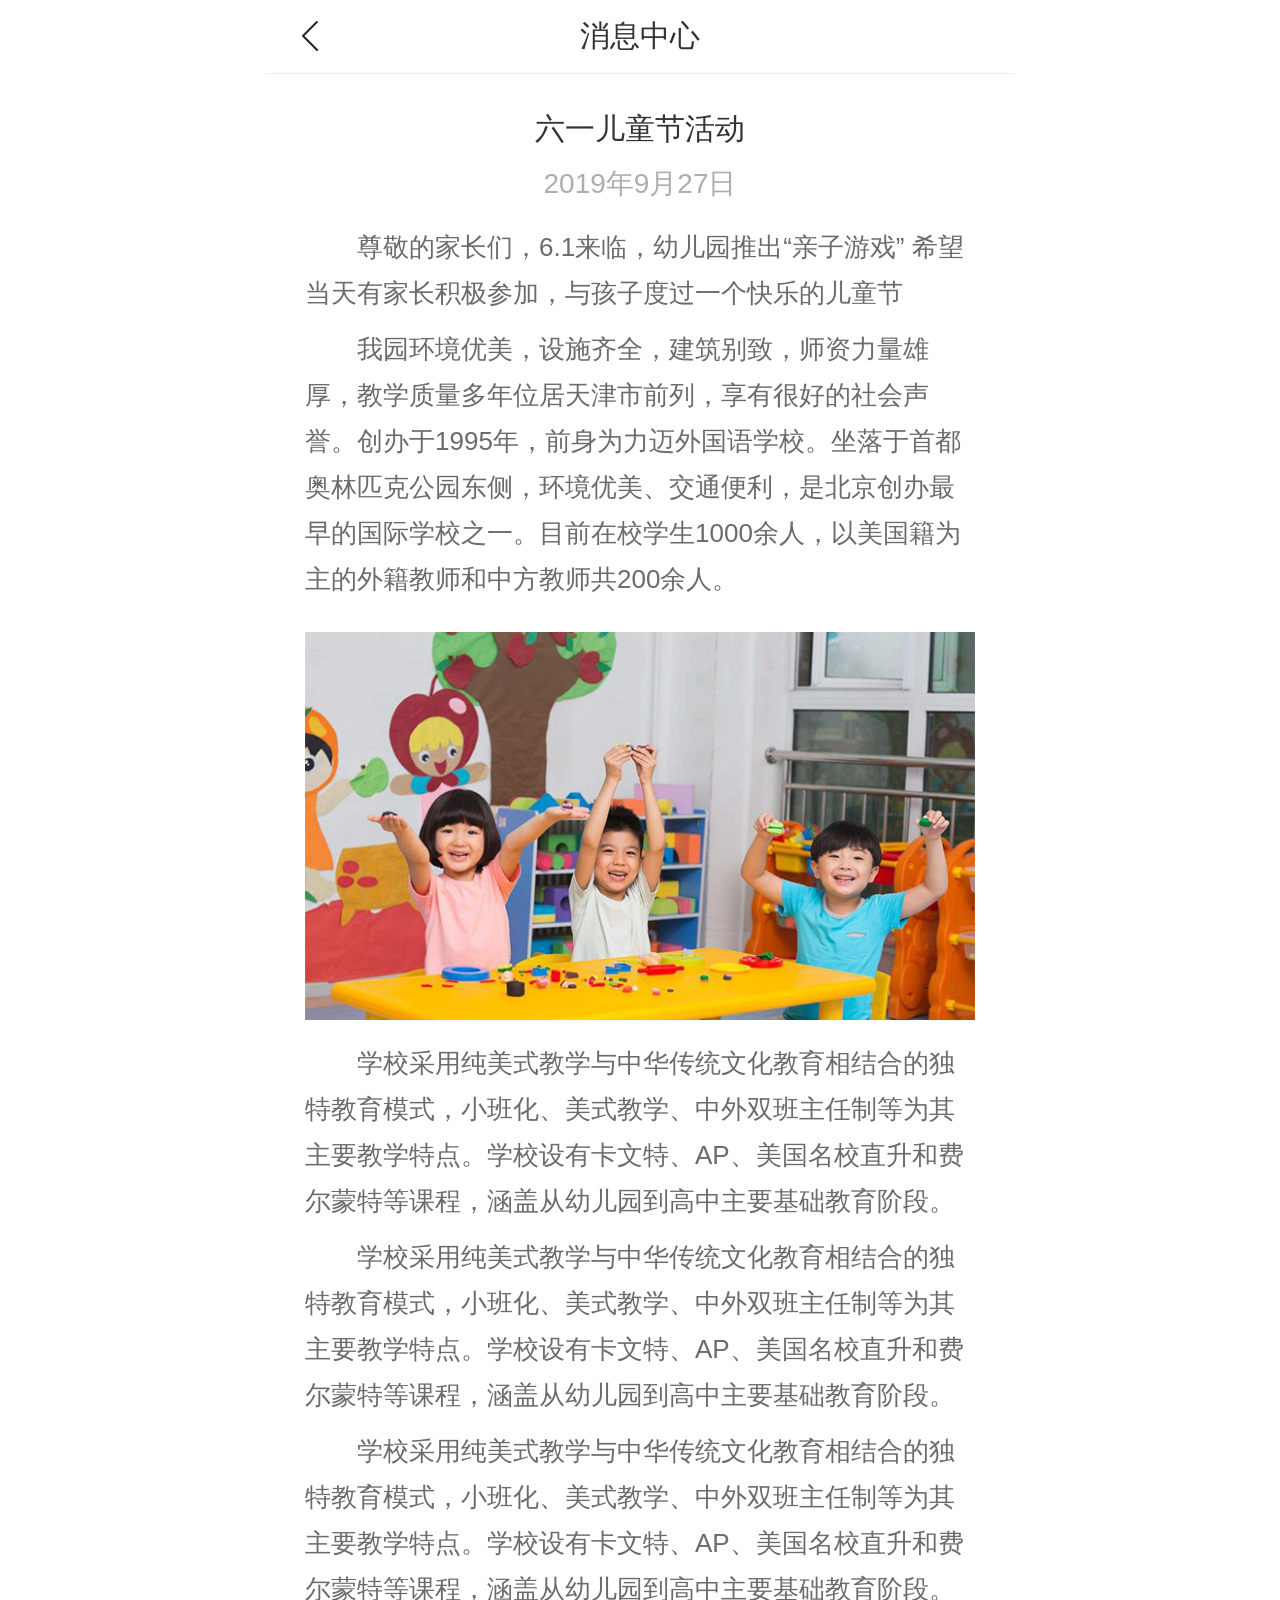
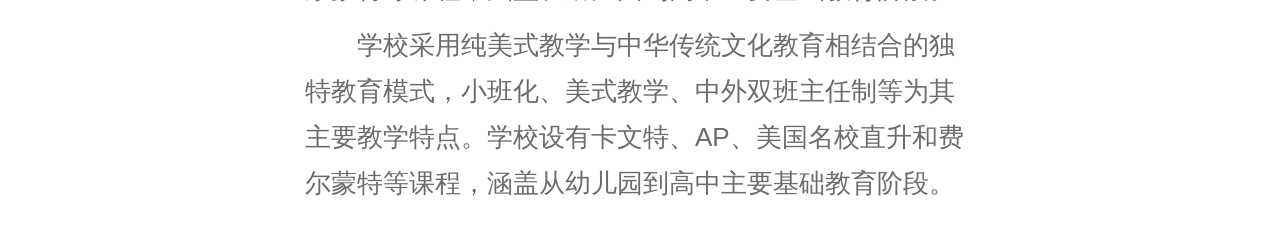
<file: find/mesagesdetail.html>
<!DOCTYPE html>
<html lang="zh">

<head>
    <meta charset="UTF-8" />
    <title>想见孩-发现-消息中心-消息详情</title>
    <meta name="author" content="想见孩" />
    <meta name="copyright" content="想见孩" />
    <meta name="description" content="想见孩" />
    <meta id="viewport" name="viewport" content="width=750" />
    <link rel="stylesheet" href="../content/style/reset.css" type="text/css" />
    <link rel="stylesheet" href="../content/plugins/iconfonts/iconfont.css" type="text/css" />
    <link rel="stylesheet" href="../content/style/common.css" type="text/css" />
    <link rel="stylesheet" href="../content/style/find.css" type="text/css" />
    <link rel="shortcut icon" href="../content/images/ico.ico" type="image/x-icon" />
    <script src="../content/scripts/mobile-util.js"></script>
</head>

<body>
    <header class="head">
        <div class="head0">
            <div class="menu_bar_box">
                <a href="javascript:;" class="back_btn" onClick="javascript:history.back(-1);">
                    <i class="icon iconfont icon-jiantou3"></i>
                </a>
            </div>
            <div class="head_title">
                <p>消息中心</p>
            </div>
            <div class="head_r"></div>
        </div>
    </header>

    <!-- 主要内容 -->
    <div class="main">
        <div class="cont margt30">
            <div class="container2">
                <div class="school_cont">
                    <h1 class="msgs_title">六一儿童节活动</h1>
                    <h1 class="msgs_subtitle"><span>2019年9月27日</span></h1>
                    <p class="school_info_p">尊敬的家长们，6.1来临，幼儿园推出“亲子游戏” 希望当天有家长积极参加，与孩子度过一个快乐的儿童节</p>
                    <p class="school_info_p">我园环境优美，设施齐全，建筑别致，师资力量雄厚，教学质量多年位居天津市前列，享有很好的社会声誉。创办于1995年，前身为力迈外国语学校。坐落于首都奥林匹克公园东侧，环境优美、交通便利，是北京创办最早的国际学校之一。目前在校学生1000余人，以美国籍为主的外籍教师和中方教师共200余人。</p>
                    <img src="../content/images/find/info_img.jpg" alt="">
                    <p class="school_info_p">学校采用纯美式教学与中华传统文化教育相结合的独特教育模式，小班化、美式教学、中外双班主任制等为其主要教学特点。学校设有卡文特、AP、美国名校直升和费尔蒙特等课程，涵盖从幼儿园到高中主要基础教育阶段。</p>
                    <p class="school_info_p">学校采用纯美式教学与中华传统文化教育相结合的独特教育模式，小班化、美式教学、中外双班主任制等为其主要教学特点。学校设有卡文特、AP、美国名校直升和费尔蒙特等课程，涵盖从幼儿园到高中主要基础教育阶段。</p>
                    <p class="school_info_p">学校采用纯美式教学与中华传统文化教育相结合的独特教育模式，小班化、美式教学、中外双班主任制等为其主要教学特点。学校设有卡文特、AP、美国名校直升和费尔蒙特等课程，涵盖从幼儿园到高中主要基础教育阶段。</p>
                    <p class="school_info_p">学校采用纯美式教学与中华传统文化教育相结合的独特教育模式，小班化、美式教学、中外双班主任制等为其主要教学特点。学校设有卡文特、AP、美国名校直升和费尔蒙特等课程，涵盖从幼儿园到高中主要基础教育阶段。</p>
                </div>
            </div>
        </div>

    </div>
    <script src="../content/scripts/jquery.min.js"></script>
    <script src="../content/scripts/commom.js"></script>
</body>

</html>
</file>
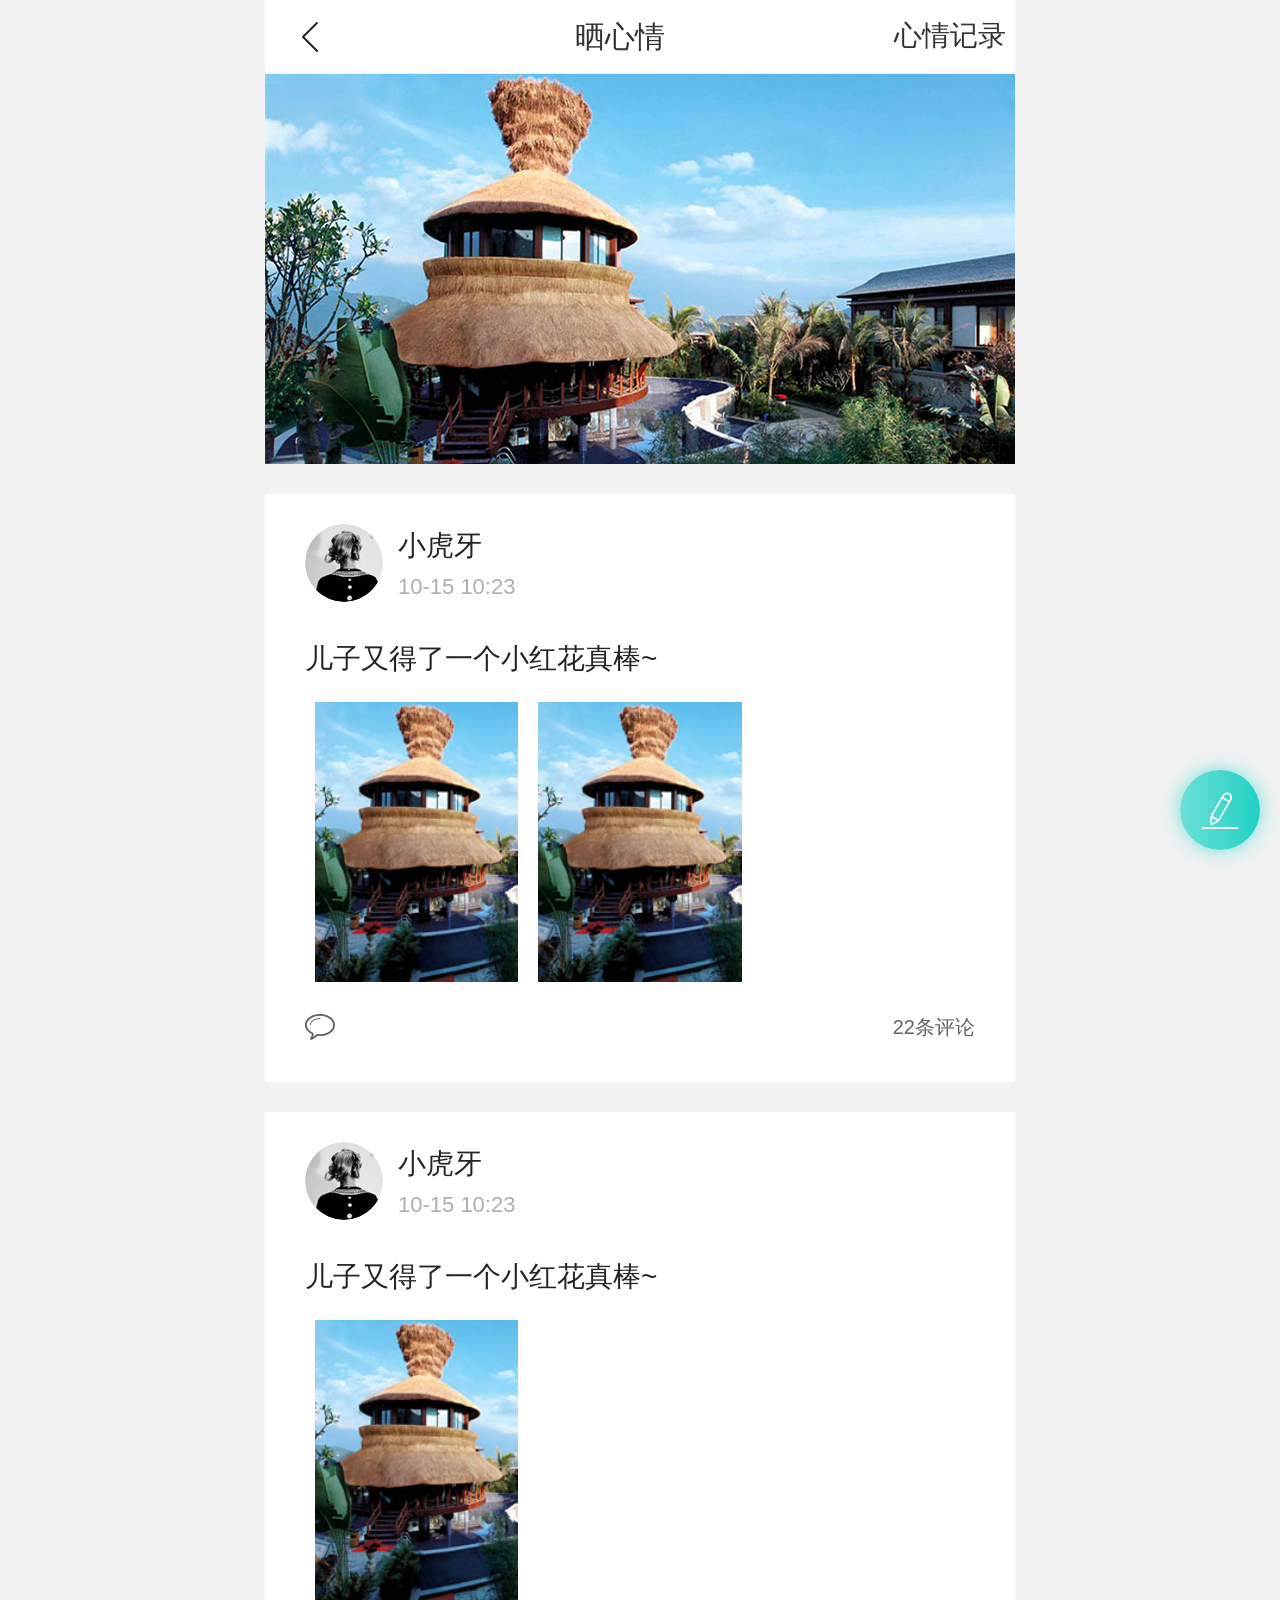
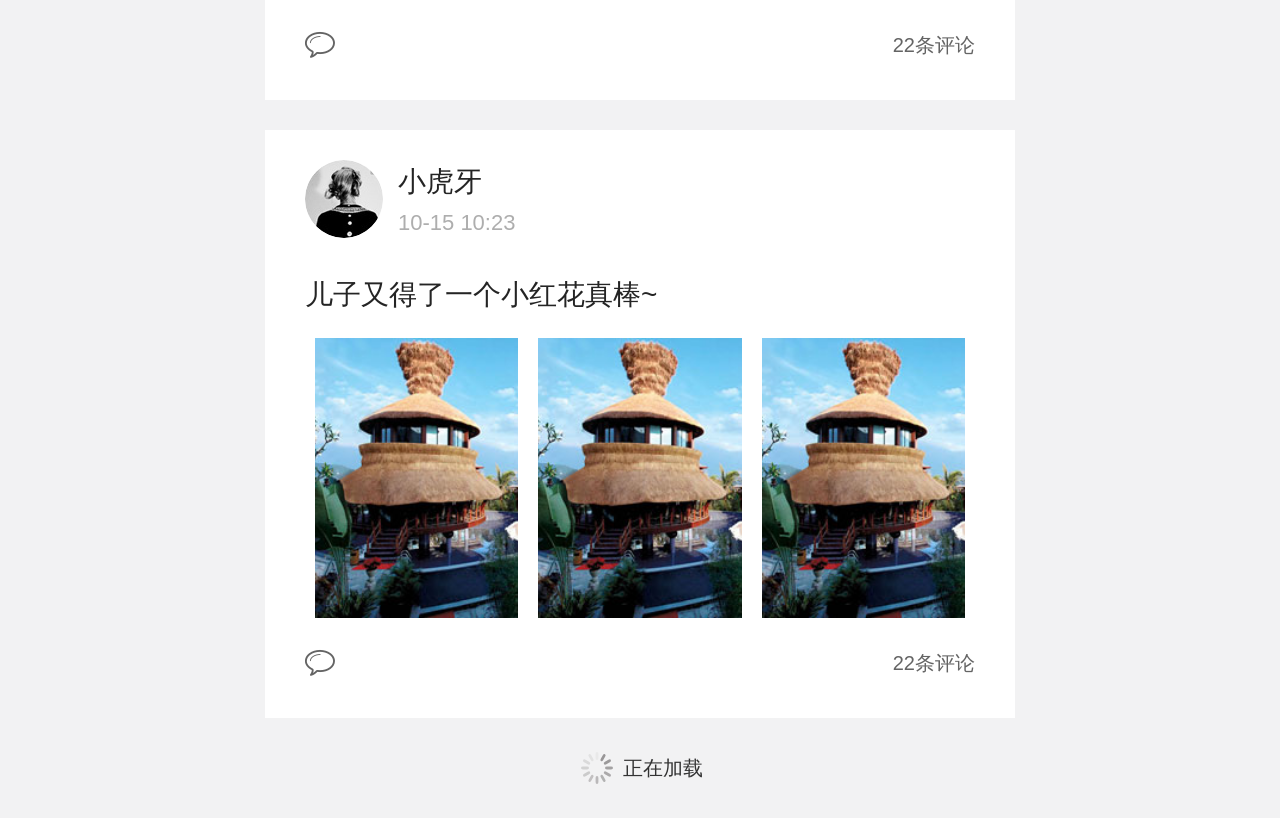
<file: find/mood.html>
<!DOCTYPE html>
<html lang="zh">

<head>
    <meta charset="UTF-8" />
    <title>想见孩-发现-心情</title>
    <meta name="author" content="想见孩" />
    <meta name="copyright" content="想见孩" />
    <meta name="description" content="想见孩" />
    <meta id="viewport" name="viewport" content="width=750" />
    <link rel="stylesheet" href="../content/style/reset.css" type="text/css" />
    <link rel="stylesheet" href="../content/plugins/iconfonts/iconfont.css" type="text/css" />
    <link rel="stylesheet" href="../content/plugins/jqweui/lib/weui.min.css" type="text/css" />
    <link rel="stylesheet" href="../content/plugins/jqweui/css/jquery-weui.min.css" type="text/css" />
    <link rel="stylesheet" href="../content/style/common.css" type="text/css" />
    <link rel="stylesheet" href="../content/style/find.css" type="text/css" />
    <link rel="shortcut icon" href="../content/images/ico.ico" type="image/x-icon" />
    <script src="../content/scripts/mobile-util.js"></script>
</head>

<body class="moodbody">
    <header class="head">
        <div class="head0">
            <div class="menu_bar_box">
                <a href="javascript:;" class="back_btn" onClick="historyback()">
                    <i class="icon iconfont icon-jiantou3"></i>
                </a>
            </div>
            <div class="head_title">
                <p>晒心情</p>
            </div>
            <div class="head_r" style="width:130px;">
                <a href="./moodrecord.html">心情记录</a>
            </div>
        </div>
    </header>

    <!-- 主要内容 -->
    <div class="main">
        <div class="moodbanner" style="height:390px;background:url(../content/images/find/mood_banner.jpg) no-repeat center;background-size:cover;margin-bottom:30px;"> </div>
        <div class="mood_listbox" id="mood_listbox">
            <div class="mood_list cont">
                <div class="head_picbox">
                    <div class="head_piccont" style="background:url(../content/images/find/head_pic.jpg) no-repeat center;background-size:cover;">
                        <img src="../content/images/find/head_pic.jpg" class="visibility_hide" alt="">
                    </div>
                    <div class="head_pic">
                        <p class="name">小虎牙</p>
                        <p class="time">10-15 10:23</p>
                    </div>
                </div>
                <div class="mood_txt">
                    <p class="mood_p">儿子又得了一个小红花真棒~</p>
                </div>
                <div class="mood_imgbox">
                    <ul class="mood_imglist clearfix">
                        <!-- 可以多个 -->
                        <li>
                            <div class="moodimg" style="background:url(../content/images/find/mood_imglist.jpg) no-repeat center;background-size:cover;">
                                <img src="../content/images/find/mood_imglist.jpg" class="v_hiden" alt="">
                            </div>
                        </li>
                        <li>
                            <div class="moodimg" style="background:url(../content/images/find/mood_imglist.jpg) no-repeat center;background-size:cover;">
                                <img src="../content/images/find/mood_imglist.jpg" class="v_hiden" alt="">
                            </div>
                        </li>
                    </ul>
                </div>
                <div class="thumbs">
                    <div class="thumbs_l">
                        <a href="javascript:;"><i class="icon iconfont icon-bubble"></i></a>
                    </div>
                    <div class="thumbs_r">22条评论</div>
                </div>
            </div>

            <div class="mood_list cont">
                <div class="head_picbox">
                    <div class="head_piccont" style="background:url(../content/images/find/head_pic.jpg) no-repeat center;background-size:cover;">
                        <img src="../content/images/find/head_pic.jpg" class="visibility_hide" alt="">
                    </div>
                    <div class="head_pic">
                        <p class="name">小虎牙</p>
                        <p class="time">10-15 10:23</p>
                    </div>
                </div>
                <div class="mood_txt">
                    <p class="mood_p">儿子又得了一个小红花真棒~</p>
                </div>
                <div class="mood_imgbox">
                    <ul class="mood_imglist clearfix">
                        <!-- 可以多个 -->
                        <li>
                            <div class="moodimg" style="background:url(../content/images/find/mood_imglist.jpg) no-repeat center;background-size:cover;">
                                <img src="../content/images/find/mood_imglist.jpg" class="v_hiden" alt="">
                            </div>
                        </li>
                    </ul>
                </div>
                <div class="thumbs">
                    <div class="thumbs_l">
                        <a href="javascript:;"><i class="icon iconfont icon-bubble"></i></a>
                    </div>
                    <div class="thumbs_r">22条评论</div>
                </div>
            </div>

            <div class="mood_list cont">
                <div class="head_picbox">
                    <div class="head_piccont" style="background:url(../content/images/find/head_pic.jpg) no-repeat center;background-size:cover;">
                        <img src="../content/images/find/head_pic.jpg" class="visibility_hide" alt="">
                    </div>
                    <div class="head_pic">
                        <p class="name">小虎牙</p>
                        <p class="time">10-15 10:23</p>
                    </div>
                </div>
                <div class="mood_txt">
                    <p class="mood_p">儿子又得了一个小红花真棒~</p>
                </div>
                <div class="mood_imgbox">
                    <ul class="mood_imglist clearfix">
                        <!-- 可以多个 -->
                        <li>
                            <div class="moodimg" style="background:url(../content/images/find/mood_imglist.jpg) no-repeat center;background-size:cover;">
                                <img src="../content/images/find/mood_imglist.jpg" class="v_hiden" alt="">
                            </div>
                        </li>
                        <li>
                            <div class="moodimg" style="background:url(../content/images/find/mood_imglist.jpg) no-repeat center;background-size:cover;">
                                <img src="../content/images/find/mood_imglist.jpg" class="v_hiden" alt="">
                            </div>
                        </li>
                        <li>
                            <div class="moodimg" style="background:url(../content/images/find/mood_imglist.jpg) no-repeat center;background-size:cover;">
                                <img src="../content/images/find/mood_imglist.jpg" class="v_hiden" alt="">
                            </div>
                        </li>
                    </ul>
                </div>

                <div class="thumbs">
                    <div class="thumbs_l">
                        <a href="javascript:;"><i class="icon iconfont icon-bubble"></i></a>
                    </div>
                    <div class="thumbs_r">22条评论</div>
                </div>
            </div>
        </div>

        <div class="weui-loadmore">
            <i class="weui-loading"></i>
            <span class="weui-loadmore__tips">正在加载</span>
        </div>
    </div>

    <a href="javascript:;" class="addmood_btn" onclick="send_mood();">
        <i class="icon iconfont icon-bianji"></i>
    </a>

    <script src="../content/scripts/jquery.min.js"></script>
    <script src="../content/plugins/jqweui/js/jquery-weui.min.js"></script>
    <script src="../content/scripts/juqery.cookie.js"></script>
    <script src="../content/scripts/API.js"></script>
    <script src="../content/scripts/commom.js"></script>
    <script>
        var loading = false;
        $(document.body).infinite().on("infinite", function() {
            if (loading) return;
            loading = true;
            setTimeout(function() {
                $("#mood_listbox").append('<div class="mood_list cont">' +
                    '<div class="head_picbox">' +
                    '<div class="head_piccont" style="background:url(../content/images/find/head_pic.jpg) no-repeat center;background-size:cover;">' +
                    '<img src="../content/images/find/head_pic.jpg" class="visibility_hide" alt="">' +
                    '</div>' +
                    '<div class="head_pic">' +
                    '<p class="name">小虎牙</p>' +
                    '<p class="time">10-15 10:23</p>' +
                    '</div>' +
                    '</div>' +
                    '<div class="mood_txt">' +
                    '<p class="mood_p">儿子又得了一个小红花真棒~</p>' +
                    '</div>' +
                    '<div class="mood_imgbox">' +
                    '<ul class="mood_imglist clearfix">' +
                    '<!-- 可以多个 -->' +
                    '<li>' +
                    '<div class="moodimg" style="background:url(../content/images/find/mood_imglist.jpg) no-repeat center;background-size:cover;">' +
                    '<img src="../content/images/find/mood_imglist.jpg" class="v_hiden" alt="">' +
                    '</div>' +
                    '</li>' +
                    '<li>' +
                    '<div class="moodimg" style="background:url(../content/images/find/mood_imglist.jpg) no-repeat center;background-size:cover;">' +
                    '<img src="../content/images/find/mood_imglist.jpg" class="v_hiden" alt="">' +
                    '</div>' +
                    '</li>' +
                    '<li>' +
                    '<div class="moodimg" style="background:url(../content/images/find/mood_imglist.jpg) no-repeat center;background-size:cover;">' +
                    '<img src="../content/images/find/mood_imglist.jpg" class="v_hiden" alt="">' +
                    '</div>' +
                    '</li>' +
                    '</ul>' +
                    '</div>');
                loading = false;
            }, 2000);
        });
    </script>
</body>

</html>
</file>
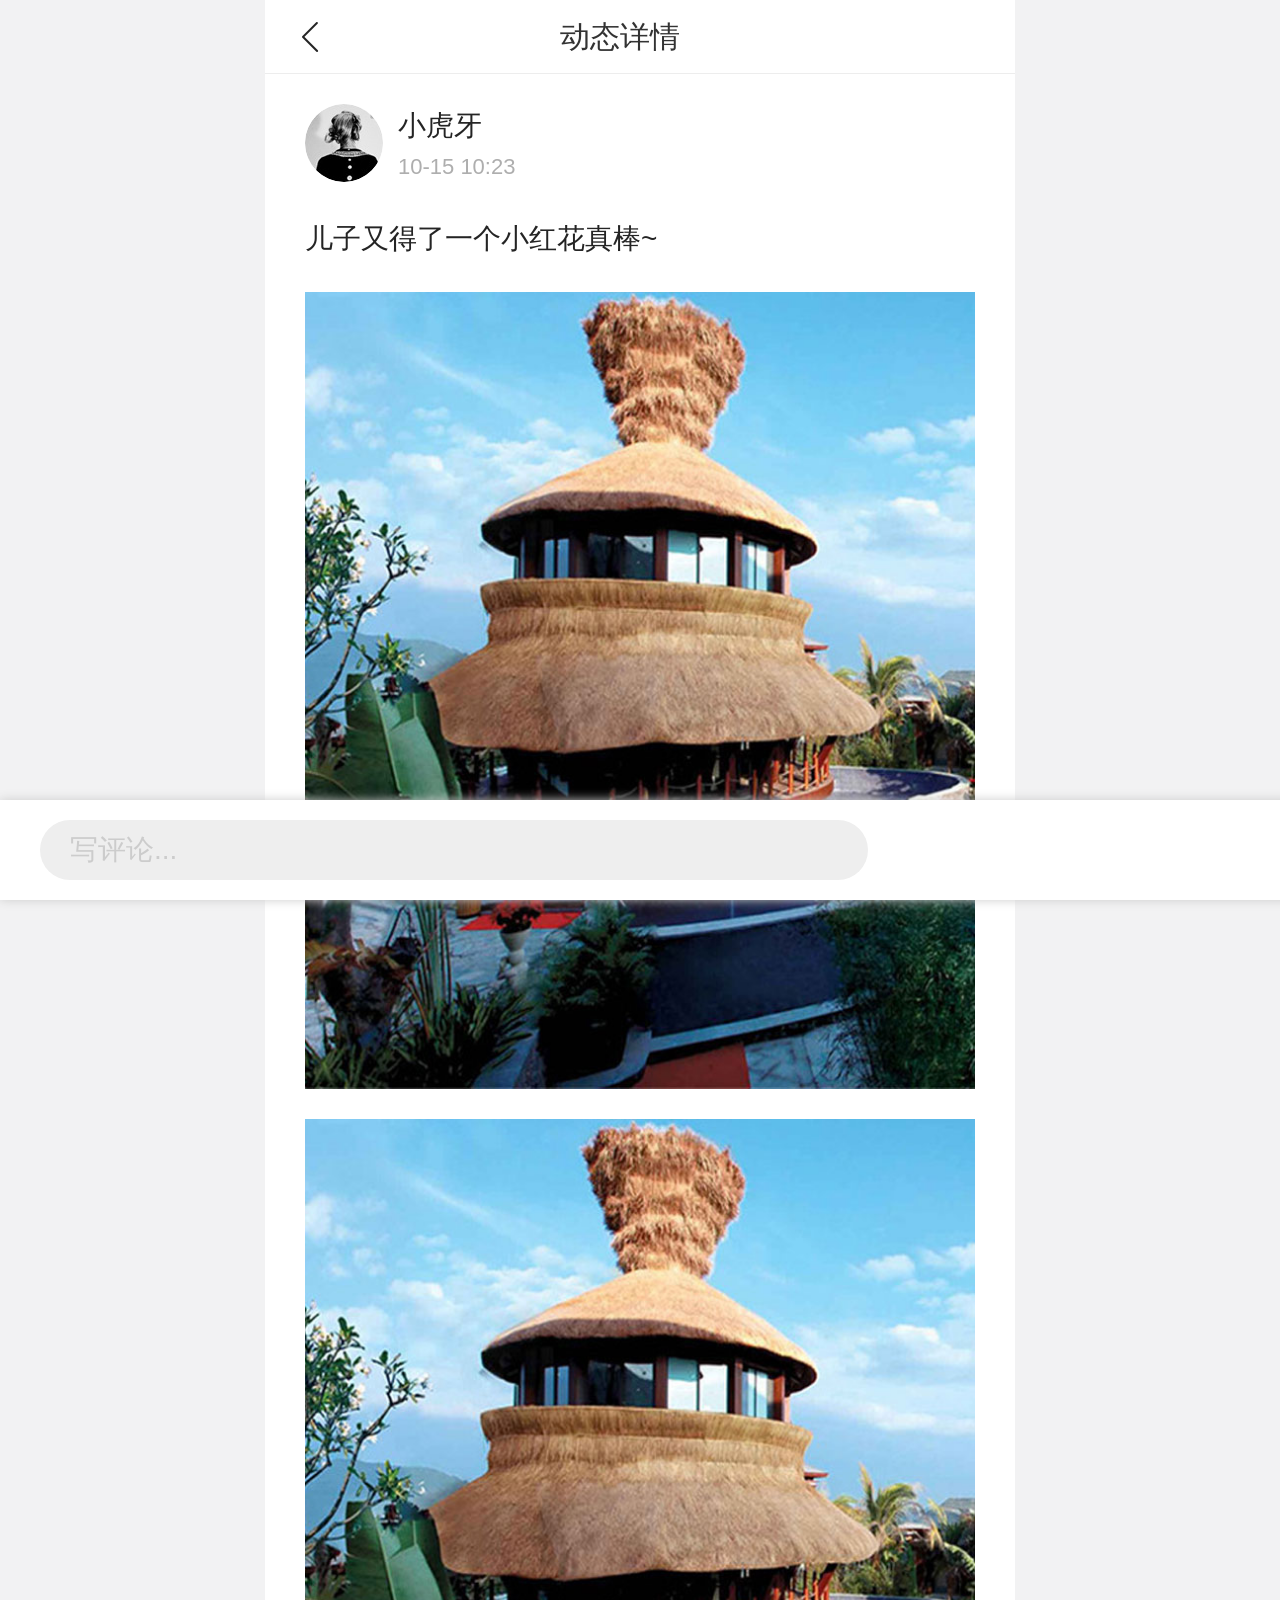
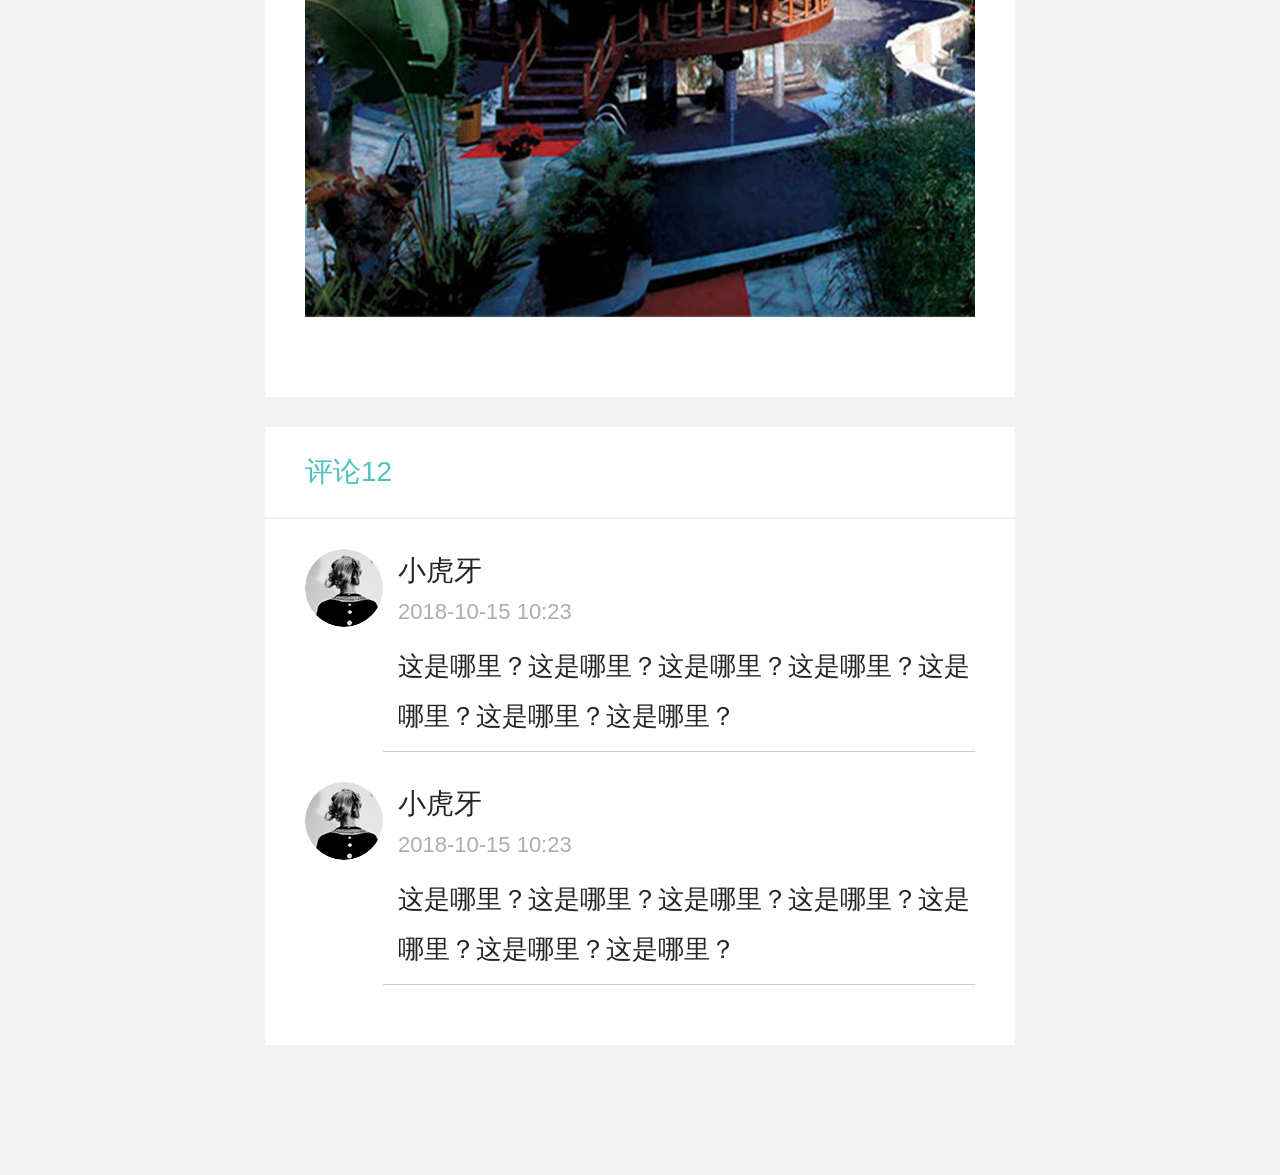
<file: find/mooddetail.html>
<!DOCTYPE html>
<html lang="zh">

<head>
    <meta charset="UTF-8" />
    <title>想见孩-发现-我的动态详情</title>
    <meta name="author" content="想见孩" />
    <meta name="copyright" content="想见孩" />
    <meta name="description" content="想见孩" />
    <meta id="viewport" name="viewport" content="width=750" />
    <link rel="stylesheet" href="../content/style/reset.css" type="text/css" />
    <link rel="stylesheet" href="../content/plugins/iconfonts/iconfont.css" type="text/css" />
    <link rel="stylesheet" href="../content/plugins/jqweui/lib/weui.min.css" type="text/css" />
    <link rel="stylesheet" href="../content/plugins/jqweui/css/jquery-weui.min.css" type="text/css" />
    <link rel="stylesheet" href="../content/style/common.css" type="text/css" />
    <link rel="stylesheet" href="../content/style/find.css" type="text/css" />
    <link rel="shortcut icon" href="../content/images/ico.ico" type="image/x-icon" />
    <script src="../content/scripts/mobile-util.js"></script>
</head>

<body class="mdbody">
    <header class="head">
        <div class="head0">
            <div class="menu_bar_box">
                <a href="javascript:;" class="back_btn" onClick="historyback()">
                    <i class="icon iconfont icon-jiantou3"></i>
                </a>
            </div>
            <div class="head_title">
                <p>动态详情</p>
            </div>
            <div class="head_r" style="width:130px;">
                <!-- 自己的动态详情显示删除 -->
                <a href="javascript:;" class="md_del_btn" style="display:none;">删除</a>
                <!-- 别人的动态详情 显示举报 -->
                <a href="javascript:;" class="md_jubao_btn">
                    <i class="icon iconfont icon-gengduo"></i>
                </a>
            </div>
        </div>
    </header>

    <!-- 主要内容 -->
    <div class="main">
        <div class="mood_detail cont">
            <div class="head_picbox">
                <div class="head_piccont" style="background:url(../content/images/find/head_pic.jpg) no-repeat center;background-size:cover;">
                    <img src="../content/images/find/head_pic.jpg" class="visibility_hide" alt="">
                </div>
                <div class="head_pic">
                    <p class="name">小虎牙</p>
                    <p class="time">10-15 10:23</p>
                </div>
            </div>
            <div class="mood_txt">
                <p class="mood_p">儿子又得了一个小红花真棒~</p>
            </div>
            <div class="dynamic_box">
                <img class="dynamic_img" src="../content/images/find/dynamic_img.jpg" alt="">
                <img class="dynamic_img" src="../content/images/find/dynamic_img.jpg" alt="">
            </div>
        </div>

        <!-- 评论区 -->
        <div class="commentary_cont">
            <h2 class="commentary_h2">评论<span>12</span></h2>
            <!-- 如果没有评论请为下面的div添加class="no_cont" -->
            <div class="commentary_text">
                <div class="head_picbox commentarylist">
                    <div class="head_piccont" style="background:url(../content/images/find/head_pic.jpg) no-repeat center;background-size:cover;">
                        <img src="../content/images/find/head_pic.jpg" class="visibility_hide" alt="">
                    </div>
                    <div class="head_pic">
                        <p class="name">小虎牙</p>
                        <p class="time">2018-10-15 10:23</p>
                        <p class="commentary_p">这是哪里？这是哪里？这是哪里？这是哪里？这是哪里？这是哪里？这是哪里？</p>
                    </div>
                </div>

                <div class="head_picbox commentarylist">
                    <div class="head_piccont" style="background:url(../content/images/find/head_pic.jpg) no-repeat center;background-size:cover;">
                        <img src="../content/images/find/head_pic.jpg" class="visibility_hide" alt="">
                    </div>
                    <div class="head_pic">
                        <p class="name">小虎牙</p>
                        <p class="time">2018-10-15 10:23</p>
                        <p class="commentary_p">这是哪里？这是哪里？这是哪里？这是哪里？这是哪里？这是哪里？这是哪里？</p>
                    </div>
                </div>
            </div>
        </div>
    </div>

    <div class="commentary_box">
        <input class="commentary_input" type="text" value="" placeholder="写评论..." />
    </div>

    <script src="../content/scripts/jquery.min.js"></script>
    <script src="../content/plugins/jqweui/js/jquery-weui.min.js"></script>
    <script src="../content/scripts/juqery.cookie.js"></script>
    <script src="../content/scripts/API.js"></script>
    <script src="../content/scripts/commom.js"></script>
    <script>
        $(function() {
            // 删除
            $(".md_del_btn").click(function() {
                $.alert("删除动态？", "提示", function() {
                    $.toast("删除成功！")
                });
            });

            // 举报
            $(".md_jubao_btn").click(function() {
                $.confirm("您确定要举报吗?", "举报", function() {
                    $.toast("举报成功!");
                }, function() {
                    //取消操作
                });
            });
        })
    </script>
</body>

</html>
</file>
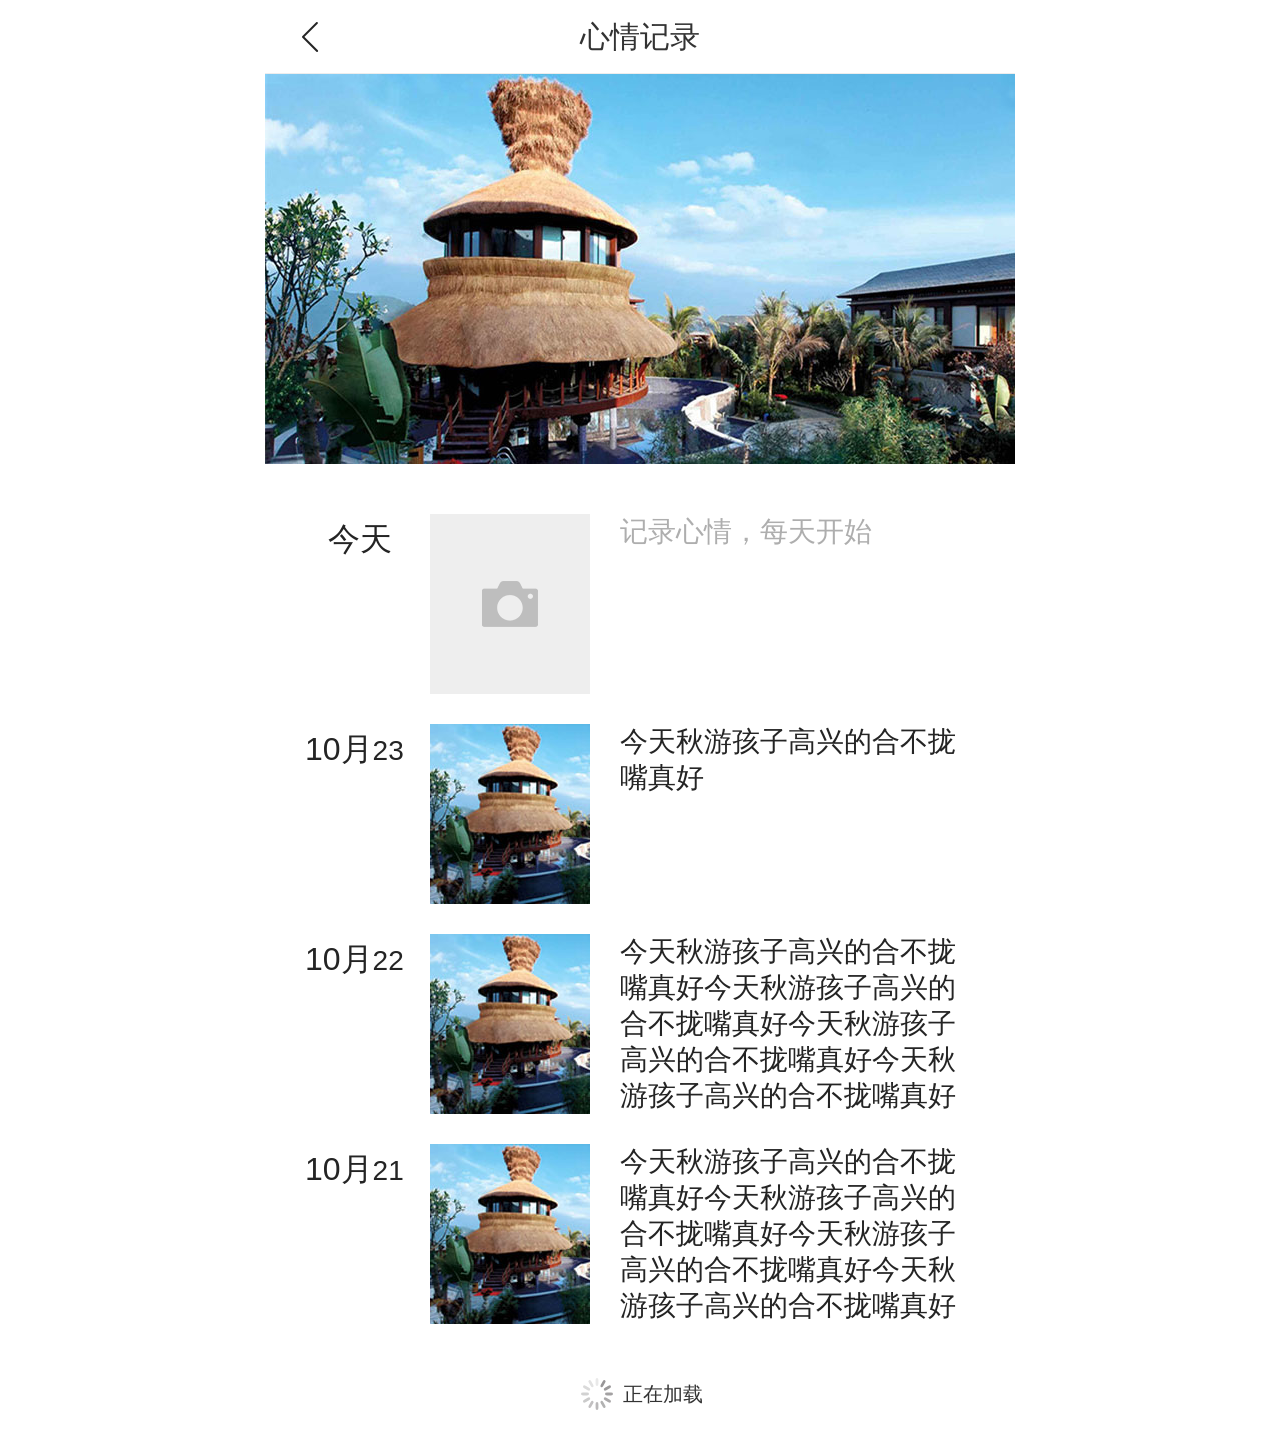
<file: find/moodrecord.html>
<!DOCTYPE html>
<html lang="zh">

<head>
    <meta charset="UTF-8" />
    <title>想见孩-发现-心情</title>
    <meta name="author" content="想见孩" />
    <meta name="copyright" content="想见孩" />
    <meta name="description" content="想见孩" />
    <meta id="viewport" name="viewport" content="width=750" />
    <link rel="stylesheet" href="../content/style/reset.css" type="text/css" />
    <link rel="stylesheet" href="../content/plugins/iconfonts/iconfont.css" type="text/css" />
    <link rel="stylesheet" href="../content/plugins/jqweui/lib/weui.min.css" type="text/css" />
    <link rel="stylesheet" href="../content/plugins/jqweui/css/jquery-weui.min.css" type="text/css" />
    <link rel="stylesheet" href="../content/style/common.css" type="text/css" />
    <link rel="stylesheet" href="../content/style/find.css" type="text/css" />
    <link rel="shortcut icon" href="../content/images/ico.ico" type="image/x-icon" />
    <script src="../content/scripts/mobile-util.js"></script>
</head>

<body>
    <header class="head">
        <div class="head0">
            <div class="menu_bar_box">
                <a href="javascript:;" class="back_btn" onClick="historyback()">
                    <i class="icon iconfont icon-jiantou3"></i>
                </a>
            </div>
            <div class="head_title">
                <p>心情记录</p>
            </div>
            <div class="head_r">
            </div>
        </div>
    </header>

    <!-- 主要内容 -->
    <div class="main">
        <div class="moodbanner" style="height:390px;background:url(../content/images/find/mood_banner.jpg) no-repeat center;background-size:cover;margin-bottom:30px;"></div>
        <div class="container2">
            <ul class="moodrecord_list" id="moodrecord_list">
                <li>
                    <a href="javascript:;">
                        <div class="date today">
                            <span>今天</span>
                        </div>
                        <div class="imgbox" style="width: 160px;height:180px;background:#eee url(../content/images/find/camera_icon.png) no-repeat center;"></div>
                        <div class="txtbox">
                            <p class="mr_p_today">记录心情，每天开始</p>
                        </div>
                    </a>
                </li>
                <li>
                    <a href="./mooddetail.html">
                        <div class="date">
                            <span>10月</span>23
                        </div>
                        <div class="imgbox" style="width: 160px;height:180px;background:#eee url(../content/images/find/mr_img.jpg) no-repeat center;background-size:cover;"></div>
                        <div class="txtbox">
                            <p class="mr_p">今天秋游孩子高兴的合不拢嘴真好</p>
                        </div>
                    </a>
                </li>
                <li>
                    <a href="./mooddetail.html">
                        <div class="date">
                            <span>10月</span>22
                        </div>
                        <div class="imgbox" style="width: 160px;height:180px;background:#eee url(../content/images/find/mr_img.jpg) no-repeat center;background-size:cover;"></div>
                        <div class="txtbox">
                            <p class="mr_p">今天秋游孩子高兴的合不拢嘴真好今天秋游孩子高兴的合不拢嘴真好今天秋游孩子高兴的合不拢嘴真好今天秋游孩子高兴的合不拢嘴真好</p>
                        </div>
                    </a>
                </li>
                <li>
                    <a href="./mooddetail.html">
                        <div class="date">
                            <span>10月</span>21
                        </div>
                        <div class="imgbox" style="width: 160px;height:180px;background:#eee url(../content/images/find/mr_img.jpg) no-repeat center;background-size:cover;"></div>
                        <div class="txtbox">
                            <p class="mr_p">今天秋游孩子高兴的合不拢嘴真好今天秋游孩子高兴的合不拢嘴真好今天秋游孩子高兴的合不拢嘴真好今天秋游孩子高兴的合不拢嘴真好</p>
                        </div>
                    </a>
                </li>
            </ul>
            <!-- <p class="end_p"><span>到底了</span></p> -->
            <div class="weui-loadmore">
                <i class="weui-loading"></i>
                <span class="weui-loadmore__tips">正在加载</span>
            </div>

        </div>
    </div>


    <script src="../content/scripts/jquery.min.js"></script>
    <script src="../content/plugins/jqweui/js/jquery-weui.min.js"></script>
    <script src="../content/scripts/juqery.cookie.js"></script>
    <script src="../content/scripts/API.js"></script>
    <script src="../content/scripts/commom.js"></script>
    <script>
        $(function() {
            var loading = false;
            $(document.body).infinite().on("infinite", function() {
                if (loading) return;
                loading = true;
                setTimeout(function() {
                    $("#moodrecord_list").append('<li>' +
                        '<a href="./mooddetail.html">' +
                        '<div class="date">' +
                        '<span>10月</span>21' +
                        '</div>' +
                        '<div class="imgbox" style="width: 160px;height:180px;background:#eee url(../content/images/find/mr_img.jpg) no-repeat center;background-size:cover;"></div>' +
                        '<div class="txtbox">' +
                        '<p class="mr_p">今天秋游孩子高兴的合不拢嘴真好</p>' +
                        '</div>' +
                        '</a>' +
                        '</li>');
                    loading = false;
                }, 2000);
            });
        })
    </script>
</body>

</html>
</file>
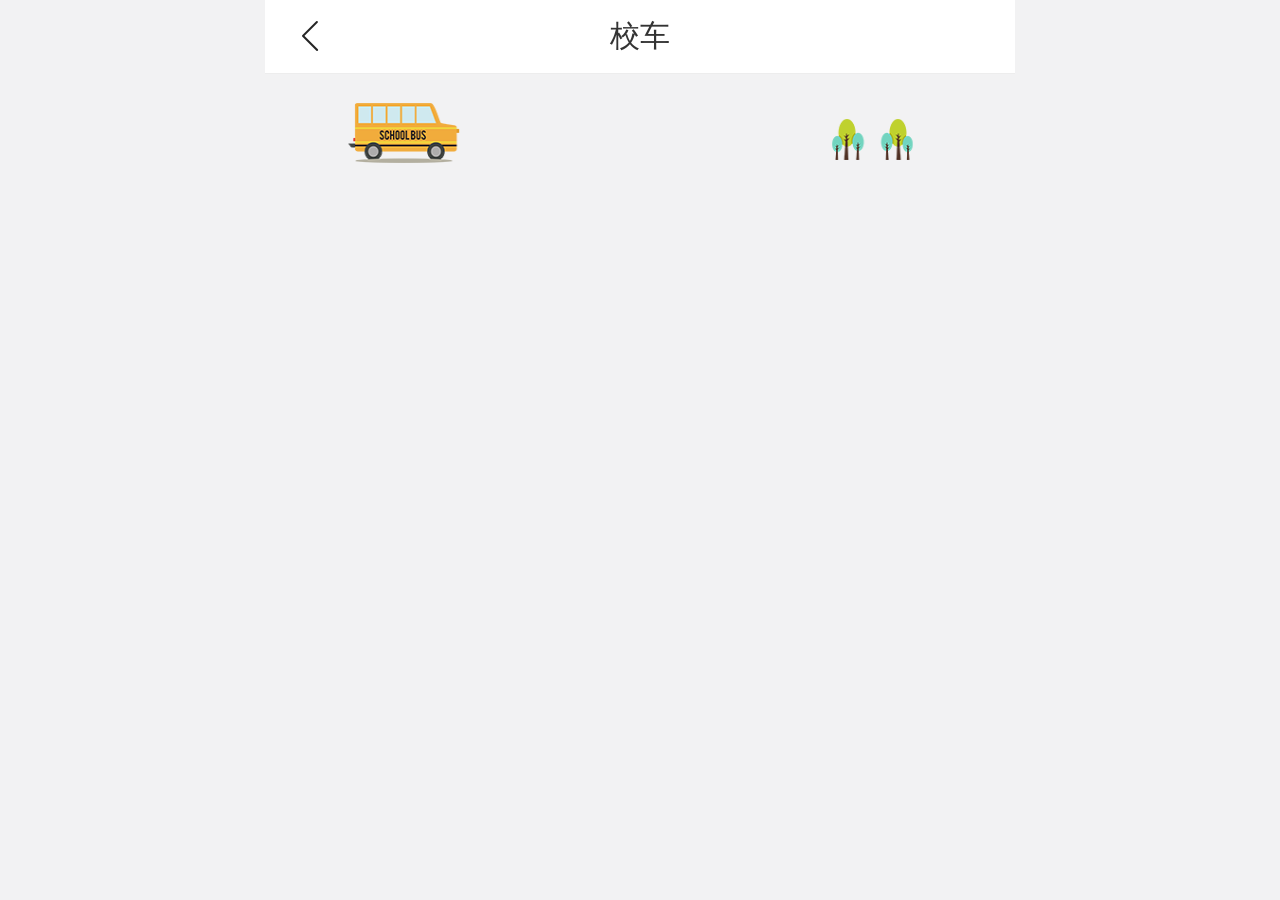
<file: find/schoolbus.html>
<!DOCTYPE html>
<html lang="zh">

<head>
    <meta charset="UTF-8" />
    <title>想见孩-发现-校车</title>
    <meta name="author" content="想见孩" />
    <meta name="copyright" content="想见孩" />
    <meta name="description" content="想见孩" />
    <meta id="viewport" name="viewport" content="width=750" />
    <link rel="stylesheet" href="../content/style/reset.css" type="text/css" />
    <link rel="stylesheet" href="../content/plugins/iconfonts/iconfont.css" type="text/css" />
    <link rel="stylesheet" href="../content/style/common.css" type="text/css" />
    <link rel="stylesheet" href="../content/style/find.css" type="text/css" />
    <link rel="shortcut icon" href="../content/images/ico.ico" type="image/x-icon" />
    <script src="../content/scripts/mobile-util.js"></script>
</head>

<body class="mdbody">
    <header class="head">
        <div class="head0">
            <div class="menu_bar_box">
                <a href="javascript:;" class="back_btn" onClick="historyback()">
                    <i class="icon iconfont icon-jiantou3"></i>
                </a>
            </div>
            <div class="head_title">
                <p>校车</p>
            </div>
            <div class="head_r"></div>
        </div>
    </header>

    <!-- 主要内容 -->
    <div class="main">
        <div class="container3">
            <div class="schoolbus_cont">
                <img class="schoolbus_img" src="../content/images/find/schoolbus_img.png" alt="">
                <div id="schoolbus_list_box">
                    <!-- 上学校车 -->
                    <!-- <div class="schoolbus_list">
                        <h2 class="line_way_title">
                            通州
                            <i class="icon iconfont icon-single_arrow"></i> 建设街
                            <span class="gotoschool_type">上学</span>
                        </h2>
                        <div class="bus_line">
                            <div class="bus_line_t">
                                <div class="bus_line_tl">
                                    <ul class="bus_line_ul bus_line_time">
                                        <li>06:28</li>
                                        <li>08:20</li>
                                    </ul>
                                </div>
                                <div class="bus_line_tr">
                                    <ul class="bus_line_ul bus_line_name">
                                        <li><span class="bus_icon"></span>
                                            <p>通州</p>
                                        </li>
                                        <li><span class="bus_icon"></span>
                                            <p>建设街</p>
                                        </li>
                                    </ul>
                                    <a href="javascript:;" class="completeroute" onclick="wayOpen($(this))">完整路线</a>
                                </div>
                            </div>
                            <div class="bus_line_b">
                                <div class="bus_info">
                                    <p class="bus_info_p1">监督投诉：12646464<span class="platenumber">京ABN254</span></p>
                                    <p class="bus_info_p1">敬请提前候车，看见车了向司机招手示意，上车主动系好安全带</p>
                                </div>
                                <ul class="bus_line_ul channel">
                                    <li>
                                        <span class="bus_icon"></span>
                                        <div class="channel_cont">
                                            <div>06:28</div>
                                            <div>通州</div>
                                        </div>
                                    </li>
                                    <li>
                                        <span class="bus_icon"></span>
                                        <div class="channel_cont">
                                            <div>06:40</div>
                                            <div>三元桥</div>
                                        </div>
                                    </li>
                                    <li>
                                        <span class="bus_icon"></span>
                                        <div class="channel_cont">
                                            <div>06:50</div>
                                            <div>良乡</div>
                                        </div>
                                    </li>
                                    <li>
                                        <span class="bus_icon"></span>
                                        <div class="channel_cont">
                                            <div>07:00</div>
                                            <div>保福寺</div>
                                        </div>
                                    </li>
                                    <li>
                                        <span class="bus_icon"></span>
                                        <div class="channel_cont">
                                            <div>07:20</div>
                                            <div>花龙</div>
                                        </div>
                                    </li>
                                    <li>
                                        <span class="bus_icon"></span>
                                        <div class="channel_cont">
                                            <div>07:28</div>
                                            <div>建设街</div>
                                        </div>
                                    </li>
                                </ul>
                                <div class="packup_box">
                                    <a href="javascript:;" class="packup_btn" onclick="wayClose($(this))">
                                        收起 <i class="icon iconfont icon-07jiantouxiangshang"></i>
                                    </a>
                                </div>
                            </div>

                        </div>

                    </div> -->

                </div>

            </div>
        </div>
    </div>

    <script src="../content/scripts/jquery.min.js"></script>
    <script src="../content/scripts/juqery.cookie.js"></script>
    <script src="../content/scripts/API.js"></script>
    <script src="../content/scripts/commom.js"></script>
    <script>
        $.ajax({
            type: "POST",
            url: api + "/Students/GetSchoolBusInfo.html",
            data: {
                key: user_token,
                child_id: 10
            },
            dataType: "json",
            success: function(response) {
                console.log(response["result"]);
                $("#schoolbus_list_box").html(HTML(response["result"]));
            }
        });

        // 校车路线模板
        function HTML(data) {
            var template = '';
            var template2 = '';
            for (i = 0; i < data.length; i++) {
                template2 = '';
                for (j = 0; j < data[i]["bus_line"].length; j++) {
                    template2 += '<li>' +
                        '<span class="bus_icon"></span>' +
                        '<div class="channel_cont">' +
                        '<div>' + data[i]["bus_line"][j]["ArrivalTime"] + '</div>' +
                        '<div>' + data[i]["bus_line"][j]["Station"] + '</div>' +
                        '</div>' +
                        '</li>';
                }

                template += '<div class="schoolbus_list">' +
                    '<h2 class="line_way_title">' + data[i]["bus_start"] +
                    '<i class="icon iconfont icon-single_arrow"></i>' + data[i]["bus_end"] +
                    '<span class="gotoschool_type">' + data[i]["bus_line_name"] + '</span>' +
                    '</h2>' +
                    '<div class="bus_line">' +
                    '<div class="bus_line_t">' +
                    '<div class="bus_line_tl">' +
                    '<ul class="bus_line_ul bus_line_time">' +
                    '<li>' + data[i]["bus_start_time"] + '</li>' +
                    '<li>' + data[i]["bus_end_time"] + '</li>' +
                    '</ul>' +
                    '</div>' +
                    '<div class="bus_line_tr">' +
                    '<ul class="bus_line_ul bus_line_name">' +
                    '<li><span class="bus_icon"></span>' +
                    '<p>' + data[i]["bus_start"] + '</p>' +
                    '</li>' +
                    '<li><span class="bus_icon"></span>' +
                    '<p>' + data[i]["bus_end"] + '</p>' +
                    '</li>' +
                    '</ul>' +
                    '<a href="javascript:;" class="completeroute" onclick="wayOpen($(this))">完整路线</a>' +
                    '</div>' +
                    '</div>' +
                    '<div class="bus_line_b">' +
                    '<div class="bus_info">' +
                    '<p class="bus_info_p1">监督投诉：12646464<span class="platenumber">' + data[i]["bus_card"] + '</span></p>' +
                    '<p class="bus_info_p1">敬请提前候车，看见车了向司机招手示意，上车主动系好安全带</p>' +
                    '</div>' +
                    '<ul class="bus_line_ul channel">' + template2 +
                    '</ul>' +
                    '<div class="packup_box">' +
                    '<a href="javascript:;" class="packup_btn" onclick="wayClose($(this))">' +
                    '收起 <i class="icon iconfont icon-07jiantouxiangshang"></i>' +
                    '</a>' +
                    '</div>' +
                    '</div>' +
                    '</div>' +
                    '</div>';

            }

            return template;

        }

        // 完整路线打开关闭 start
        function wayOpen(Othis) {
            var _this_line_b = Othis.parents(".bus_line").find(".bus_line_b");
            Othis.fadeOut(200);
            if (_this_line_b.css("display") == "none") {
                _this_line_b.slideDown(200);
            }
        }

        function wayClose(Othis) {
            var _that_line_t = Othis.parents(".bus_line").find(".bus_line_t");
            var _that_line_b = Othis.parents(".bus_line_b");
            _that_line_t.find(".completeroute").fadeIn(200);
            _that_line_b.slideUp(200);
        }
        // 完整路线打开关闭 end
    </script>
</body>

</html>
</file>
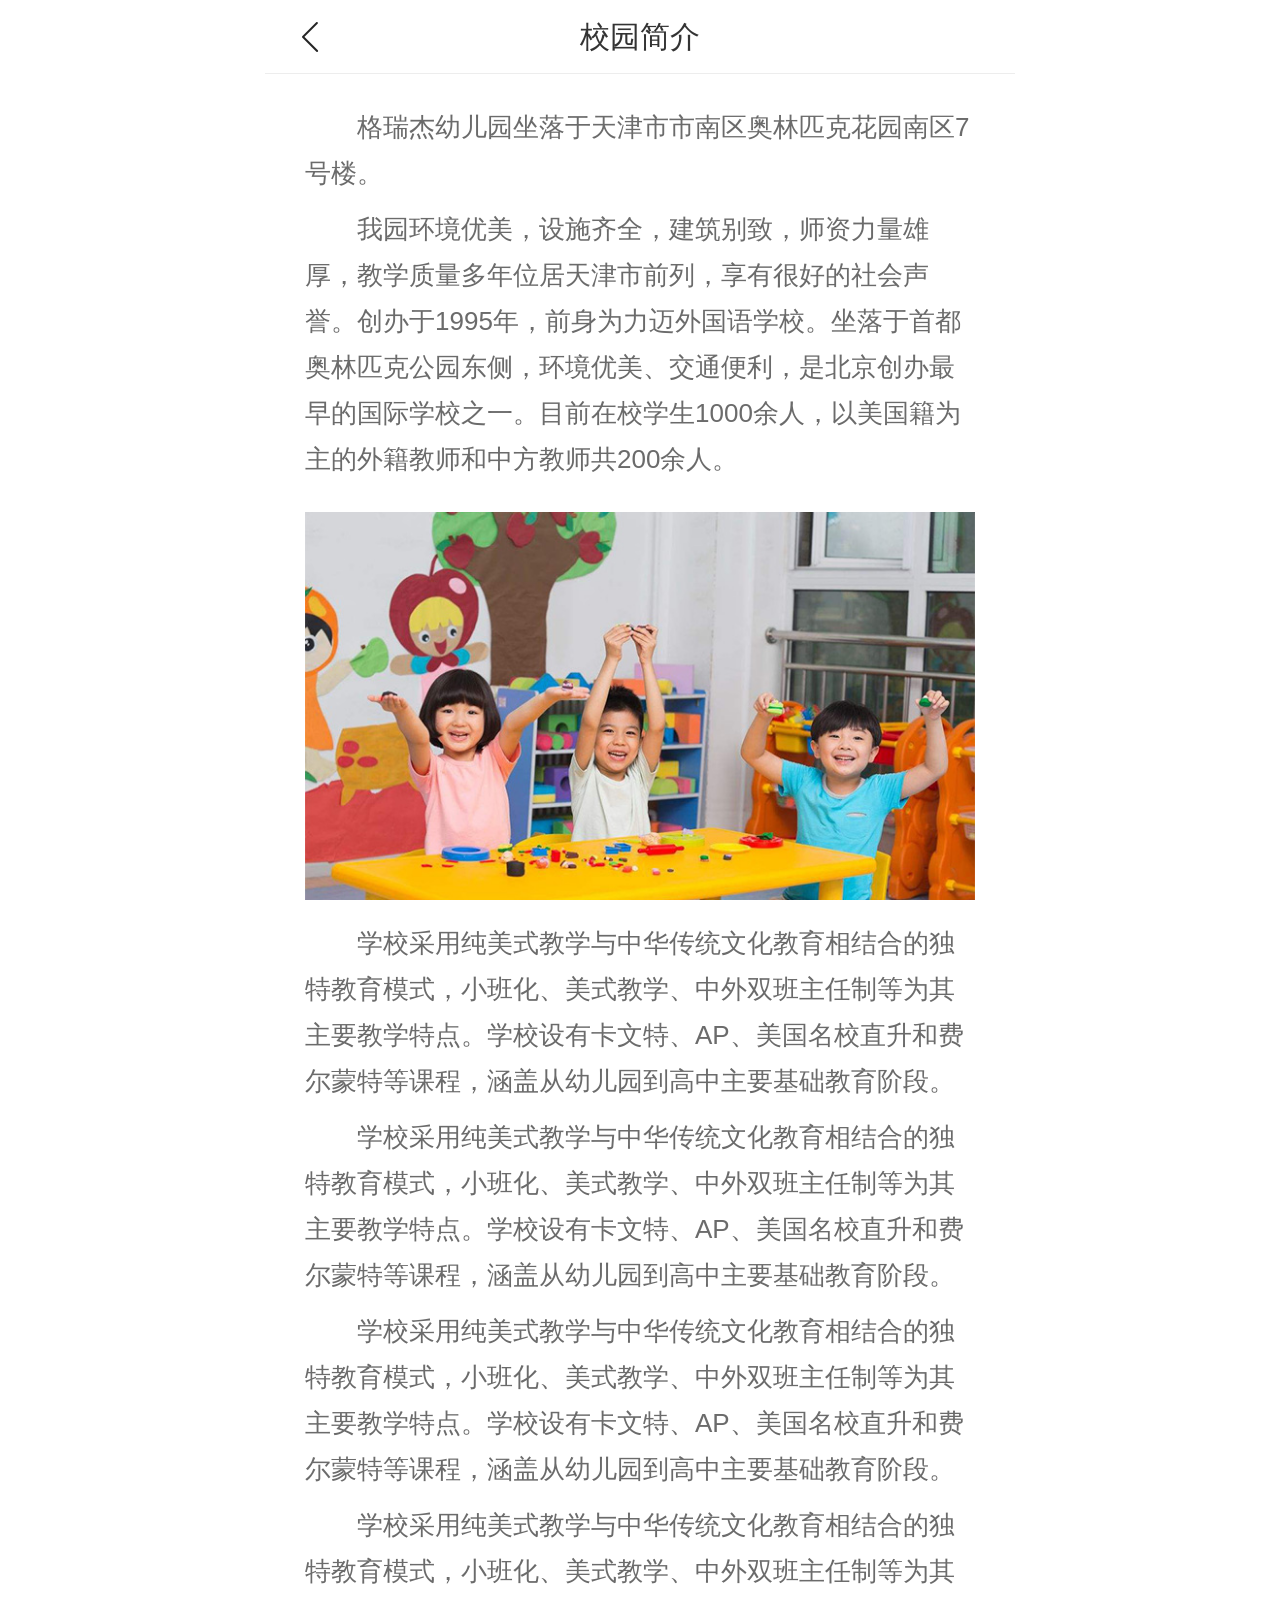
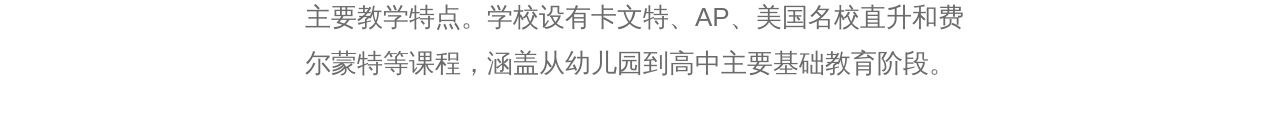
<file: find/schoolintroduction.html>
<!DOCTYPE html>
<html lang="zh">

<head>
    <meta charset="UTF-8" />
    <title>想见孩-发现-校园简介</title>
    <meta name="author" content="想见孩" />
    <meta name="copyright" content="想见孩" />
    <meta name="description" content="想见孩" />
    <meta id="viewport" name="viewport" content="width=750" />
    <link rel="stylesheet" href="../../content/style/reset.css" type="text/css" />
    <link rel="stylesheet" href="../../content/plugins/iconfonts/iconfont.css" type="text/css" />
    <link rel="stylesheet" href="../../content/plugins/jqweui/lib/weui.css" type="text/css" />
    <link rel="stylesheet" href="../../content/plugins/jqweui/css/jquery-weui.css" type="text/css" />
    <link rel="stylesheet" href="../../content/style/common.css" type="text/css" />
    <link rel="stylesheet" href="../../content/style/find.css" type="text/css" />
    <link rel="shortcut icon" href="../../content/images/ico.ico" type="image/x-icon" />
    <script src="../../content/scripts/mobile-util.js"></script>
</head>

<body ontouchstart>
    <header class="head">
        <div class="head0">
            <div class="menu_bar_box">
                <a href="javascript:;" class="back_btn" onClick="javascript:history.back(-1);">
                    <i class="icon iconfont icon-jiantou3"></i>
                </a>
            </div>
            <div class="head_title">
                <p>校园简介</p>
            </div>
            <div class="head_r">

            </div>
        </div>
    </header>

    <!-- 主要内容 -->
    <div class="main">
        <div class="cont margt30">
            <div class="container2">
                <div class="school_cont">
                    <p class="school_info_p">格瑞杰幼儿园坐落于天津市市南区奥林匹克花园南区7号楼。</p>
                    <p class="school_info_p">我园环境优美，设施齐全，建筑别致，师资力量雄厚，教学质量多年位居天津市前列，享有很好的社会声誉。创办于1995年，前身为力迈外国语学校。坐落于首都奥林匹克公园东侧，环境优美、交通便利，是北京创办最早的国际学校之一。目前在校学生1000余人，以美国籍为主的外籍教师和中方教师共200余人。</p>
                    <img src="../../content/images/find/info_img.jpg" alt="">
                    <p class="school_info_p">学校采用纯美式教学与中华传统文化教育相结合的独特教育模式，小班化、美式教学、中外双班主任制等为其主要教学特点。学校设有卡文特、AP、美国名校直升和费尔蒙特等课程，涵盖从幼儿园到高中主要基础教育阶段。</p>
                    <p class="school_info_p">学校采用纯美式教学与中华传统文化教育相结合的独特教育模式，小班化、美式教学、中外双班主任制等为其主要教学特点。学校设有卡文特、AP、美国名校直升和费尔蒙特等课程，涵盖从幼儿园到高中主要基础教育阶段。</p>
                    <p class="school_info_p">学校采用纯美式教学与中华传统文化教育相结合的独特教育模式，小班化、美式教学、中外双班主任制等为其主要教学特点。学校设有卡文特、AP、美国名校直升和费尔蒙特等课程，涵盖从幼儿园到高中主要基础教育阶段。</p>
                    <p class="school_info_p">学校采用纯美式教学与中华传统文化教育相结合的独特教育模式，小班化、美式教学、中外双班主任制等为其主要教学特点。学校设有卡文特、AP、美国名校直升和费尔蒙特等课程，涵盖从幼儿园到高中主要基础教育阶段。</p>
                </div>
            </div>
        </div>

    </div>


    <script src="../../content/scripts/jquery.min.js"></script>
    <script src="../../content/plugins/jqweui/lib/fastclick.js"></script>
    <script src="../../content/plugins/jqweui/js/jquery-weui.js"></script>
    <script src="../../content/scripts/commom.js"></script>
    <script>
        $(function() {

        })
    </script>
</body>

</html>
</file>
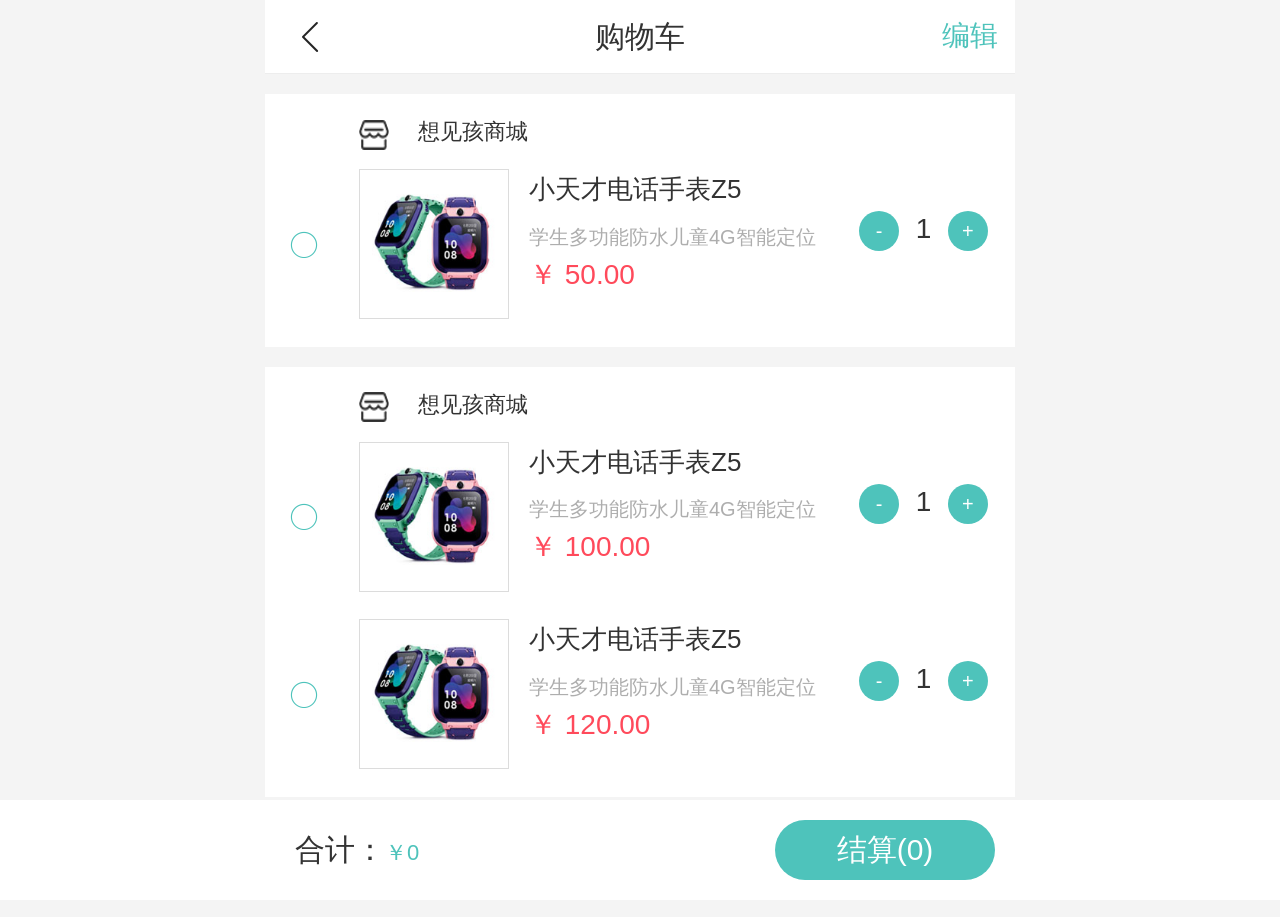
<file: mall/cart.html>
<!DOCTYPE html>
<html>

<head>
    <meta charset="UTF-8" />
    <title>想见孩-购物车</title>
    <meta name="author" content="想见孩" />
    <meta name="copyright" content="想见孩" />
    <meta name="description" content="想见孩" />
    <meta id="viewport" name="viewport" content="width=750" />
    <link rel="stylesheet" href="../content/style/reset.css" type="text/css" />
    <link rel="stylesheet" href="../content/plugins/iconfonts/iconfont.css" type="text/css" />
    <link rel="stylesheet" href="../content/plugins/jqweui/lib/weui.css" type="text/css" />
    <link rel="stylesheet" href="../content/plugins/jqweui/css/jquery-weui.css" type="text/css" />
    <link rel="stylesheet" href="../content/style/common.css" type="text/css" />
    <link rel="stylesheet" href="../content/style/mall/cart.css" type="text/css" />
    <link rel="shortcut icon" href="../content/images/ico.ico" type="image/x-icon" />
    <script src="../content/scripts/mobile-util.js"></script>
</head>

<body>

    <header class="head">
        <div class="head0">
            <div class="menu_bar_box">
                <a href="javascript:;" class="back_btn" onClick="javascript :history.back(-1);">
                    <i class="icon iconfont icon-jiantou3"></i>
                </a>
            </div>
            <div class="head_title">
                <p>购物车</p>
            </div>
            <div class="head_r">
                <span data-select="false" class="cart_edit">编辑</span>
            </div>
        </div>
    </header>

    <!-- 内容区域 -->
    <div class="cart_wrap cont750">
        <div class="shop_coom_wrap body_content">
            <div class="shop_wrap">
                <img src="../content/images/mall/shop.png" alt="">
                <span>想见孩商城</span>
            </div>
            <div class="comm_list_wrap">
                <div class="comm_wrap clearBoth weui-cells_checkbox delete1">
                    <label class="weui-cell weui-check__label float_left history_check_all float_left">
							<div class="weui-cell__hd checked_input">
					      		<input type="checkbox" data-id="1" onchange="changeState(event, this)" class="weui-check check1">
						        <i class="weui-icon-checked"></i>
						    </div>
						</label>
                    <div class="float_left comm_content">
                        <div class="img_wrap float_left">
                            <img src="../content/images/mall/comm.jpg" alt="">
                        </div>
                        <div class="content float_left">
                            <p class="content_title">小天才电话手表Z5 </p>
                            <p class="content_content">学生多功能防水儿童4G智能定位</p>
                            <p class="content_price">￥ <i class="price1">50.00</i></p>
                            <p class="jiajian_wrap">
                                <span onclick="less(event)" data-id="1" class="jian jiajian">-</span>
                                <span class="number number1">1</span>
                                <span onclick="add(event)" data-id="1" data-stock="8" class="jia jiajian">+</span>
                            </p>
                        </div>
                    </div>
                </div>
            </div>
        </div>
        <div class="shop_coom_wrap body_content">
            <div class="shop_wrap">
                <img src="../content/images/mall/shop.png" alt="">
                <span>想见孩商城</span>
            </div>
            <div class="comm_list_wrap">
                <div class="comm_wrap clearBoth weui-cells_checkbox delete2">
                    <label class="weui-cell weui-check__label float_left history_check_all float_left">
							<div class="weui-cell__hd checked_input">
					      		<input type="checkbox" data-id="2" onchange="changeState(event, this)" class="weui-check check2">
						        <i class="weui-icon-checked"></i>
						    </div>
						</label>
                    <div class="float_left comm_content">
                        <div class="img_wrap float_left">
                            <img src="../content/images/mall/comm.jpg" alt="">
                        </div>
                        <div class="content float_left">
                            <p class="content_title">小天才电话手表Z5 </p>
                            <p class="content_content">学生多功能防水儿童4G智能定位</p>
                            <p class="content_price">￥ <i class="price2">100.00</i></p>
                            <p class="jiajian_wrap">
                                <span onclick="less(event)" data-id="2" class="jian jiajian">-</span>
                                <span class="number number2">1</span>
                                <span onclick="add(event)" data-id="2" data-stock="20" class="jia jiajian">+</span>
                            </p>
                        </div>
                    </div>
                </div>
                <div class="comm_wrap clearBoth weui-cells_checkbox delete3">
                    <label class="weui-cell weui-check__label float_left history_check_all float_left">
							<div class="weui-cell__hd checked_input">
					      		<input type="checkbox" data-id="3" onchange="changeState(event, this)" class="weui-check check3">
						        <i class="weui-icon-checked"></i>
						    </div>
						</label>
                    <div class="float_left comm_content">
                        <div class="img_wrap float_left">
                            <img src="../content/images/mall/comm.jpg" alt="">
                        </div>
                        <div class="content float_left">
                            <p class="content_title">小天才电话手表Z5 </p>
                            <p class="content_content">学生多功能防水儿童4G智能定位</p>
                            <p class="content_price">￥ <i class="price3">120.00</i></p>
                            <p class="jiajian_wrap">
                                <span onclick="less(event)" data-id="3" class="jian jiajian">-</span>
                                <span class="number number3">1</span>
                                <span onclick="add(event)" data-id="3" data-stock="5" class="jia jiajian">+</span>
                            </p>
                        </div>
                    </div>
                </div>
            </div>
        </div>
    </div>
    <!-- 结算区域 -->
    <div class="Settlement clearBoth">
        <div class="cont750">
            <span>合计：<i>￥</i><i class="total_price">0</i></span>
            <span class="float_right" type="button" name="button">结算(<i class="amount">0</i>)</span>
        </div>

    </div>
    <!-- 删除 -->
    <div class="Delete clearBoth">
        <span class="float_right" onclick="deleteComm()">删除</span>
    </div>

    <script src="../content/scripts/jquery.min.js"></script>
    <script src="../content/plugins/jqweui/lib/fastclick.js"></script>
    <script src="../content/plugins/jqweui/js/jquery-weui.js"></script>
    <script src="../content/scripts/mall/cart.js"></script>

</body>

</html>
</file>
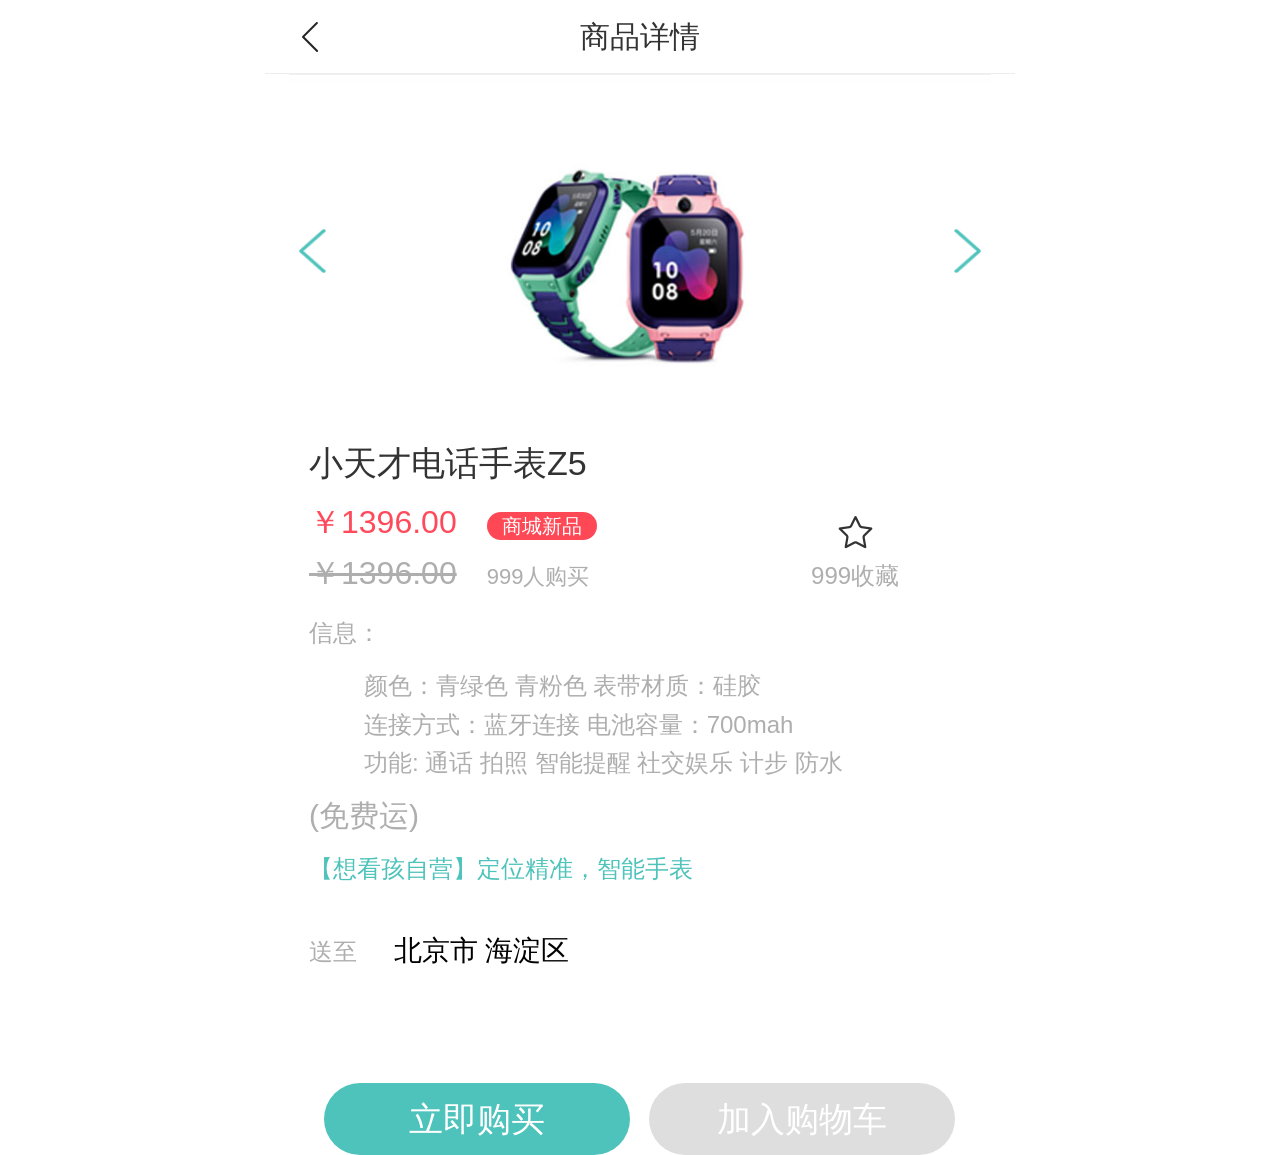
<file: mall/content.html>
<!DOCTYPE html>
<html>
	<head>
		<meta charset="UTF-8" />
		<title>想见孩-商品详情</title>
		<meta name="author" content="想见孩" />
		<meta name="copyright" content="想见孩" />
		<meta name="description" content="想见孩" />
		<meta id="viewport" name="viewport" content="width=750" />
		<link rel="stylesheet" href="../content/style/reset.css" type="text/css" />
		<link rel="stylesheet" href="../content/plugins/iconfonts/iconfont.css" type="text/css" />
		<link rel="stylesheet" href="../content/plugins/jqweui/lib/weui.css" type="text/css" />
		<link rel="stylesheet" href="../content/plugins/layer/mobile/need/layer.css" type="text/css" />
		<link rel="stylesheet" href="../content/plugins/jqweui/css/jquery-weui.css" type="text/css" />
		<link rel="stylesheet" href="../content/style/common.css" type="text/css" />
		<link rel="stylesheet" href="../content/style/mall/content.css" type="text/css" />
		<link rel="shortcut icon" href="../content/images/ico.ico" type="image/x-icon" />
		<script src="../content/scripts/mobile-util.js"></script>
	</head>
	<body>
		<header class="head">
			<div class="head0">
				<div class="menu_bar_box">
					<a href="javascript:;" class="back_btn" onClick="javascript :history.back(-1);">
						<i class="icon iconfont icon-jiantou3"></i>
					</a>
				</div>
				<div class="head_title">
					<p>商品详情</p>
				</div>
				<div class="head_r">
					<!-- <span data-select="false" class="history_edit">编辑</span> -->
				</div>
			</div>
		</header>

		<!-- 内容区域 -->
		<div class="body_content">
			<div class="swiper-container">
			    <div class="swiper-wrapper">
				    <div class="swiper-slide"><img src="../content/images/mall/banner.jpg" alt=""></div>
				    <div class="swiper-slide"><img src="../content/images/mall/banner.jpg" alt=""></div>
				    <div class="swiper-slide"><img src="../content/images/mall/banner.jpg" alt=""></div>
			    </div>
				<div class="swiper-button-prev"></div><!--左箭头-->
    			<div class="swiper-button-next"></div><!--右箭头-->
			</div>
			<div class="content_wrap">
				<h2 class="comm_title">小天才电话手表Z5</h2>
				<div class="clearBoth">
					<div class="comm_price_wrap float_left">
						<p><span class="xianjia">￥<i>1396.00</i></span><span class="new">商城新品</span></p>
						<p><span class="yuanjia">￥<i>1396.00</i></span><span class="goumai">999人购买</span></p>
					</div>
					<div class="comm_start_wrap float_left">
						<i class="icon iconfont icon-shoucang"></i>
						<p>999收藏</p>
					</div>
				</div>
				<p class="comm_info">信息：</p>
				<div class="comm_info_content">
					<p>颜色：青绿色  青粉色    表带材质：硅胶</p>
					<p>连接方式：蓝牙连接      电池容量：700mah</p>
					<p>功能: 通话 拍照 智能提醒 社交娱乐 计步 防水 </p>
				</div>
				<p class="mian">(免费运)</p>
				<p class="ziying">【想看孩自营】定位精准，智能手表</p>
				<div class="dizhi">
					<span>送至</span>
					<span class="dizhi_conten">北京市  海淀区</span>
					<i></i>
				</div>
			</div>
		</div>

		<div class="buy">
			<button type="button" name="button">立即购买</button>
			<button type="button" name="button">加入购物车</button>
		</div>

		<script src="../content/scripts/jquery.min.js"></script>
		<script src="../content/plugins/jqweui/lib/fastclick.js"></script>
		<script src="../content/plugins/jqweui/js/jquery-weui.js"></script>
		<script src="../content/plugins/jqweui/js/swiper.js"></script>
		<script src="../content/scripts/mall/content.js"></script>

	</body>
</html>
</file>
<file: content/plugins/iconfonts/iconfont.css>
@font-face {font-family: "iconfont";
<<<<<<< HEAD
  src: url('iconfont.eot?t=1539346586468'); /* IE9*/
  src: url('iconfont.eot?t=1539346586468#iefix') format('embedded-opentype'), /* IE6-IE8 */
  url('[data-uri]') format('woff'),
  url('iconfont.ttf?t=1539346586468') format('truetype'), /* chrome, firefox, opera, Safari, Android, iOS 4.2+*/
  url('iconfont.svg?t=1539346586468#iconfont') format('svg'); /* iOS 4.1- */
=======
  src: url('iconfont.eot?t=1540351369218'); /* IE9*/
  src: url('iconfont.eot?t=1540351369218#iefix') format('embedded-opentype'), /* IE6-IE8 */
  url('[data-uri]') format('woff'),
  url('iconfont.ttf?t=1540351369218') format('truetype'), /* chrome, firefox, opera, Safari, Android, iOS 4.2+*/
  url('iconfont.svg?t=1540351369218#iconfont') format('svg'); /* iOS 4.1- */
>>>>>>> 34b7331cbcf9bc5d4a19cb790a4d2017819f4e9e
}

.iconfont {
  font-family:"iconfont" !important;
  font-size:16px;
  font-style:normal;
  -webkit-font-smoothing: antialiased;
  -moz-osx-font-smoothing: grayscale;
}

.icon-tixingtishi:before { content: "\e6ca"; }

.icon-daohanggouwuche:before { content: "\e607"; }

<<<<<<< HEAD
=======
.icon-qiehuantuichu:before { content: "\e630"; }

>>>>>>> 34b7331cbcf9bc5d4a19cb790a4d2017819f4e9e
.icon-gengduo:before { content: "\e73a"; }

.icon-shizhong:before { content: "\e74f"; }

.icon-sousuo:before { content: "\e752"; }

.icon-iconfontjiantou:before { content: "\e638"; }

.icon-07jiantouxiangshang:before { content: "\e612"; }

.icon-saoyisao:before { content: "\e618"; }

.icon-yuandianzhong:before { content: "\e758"; }

.icon-jiantou-copy-copy-copy:before { content: "\e669"; }

.icon-jiantou2:before { content: "\e63e"; }

.icon-jiahao:before { content: "\e62f"; }

.icon-jiantou3:before { content: "\e605"; }

.icon-guolv:before { content: "\e634"; }

.icon-tixing:before { content: "\e628"; }

.icon-duihao2:before { content: "\e69e"; }

.icon-xin:before { content: "\e61c"; }

.icon-jiantou:before { content: "\e64a"; }

.icon-dingshinaozhong:before { content: "\e66c"; }

.icon-bubble:before { content: "\e60f"; }

.icon-single_arrow:before { content: "\e623"; }

.icon-shoucang:before { content: "\e61d"; }

.icon-weizhi:before { content: "\e600"; }

.icon-custom-clock:before { content: "\e68a"; }

.icon-bianji:before { content: "\e611"; }

.icon-ge_shangchuan:before { content: "\e627"; }
</file>
<file: content/style/common.css>
@charset "utf-8";
    /*head*/
    
    .fl {
        float: left;
    }
    
    .fr {
        float: right;
    }
    
    .infobody {
        background: #f7f7f7;
    }
    
    .margb30 {
        margin-bottom: 30px;
    }
    
    .margt20 {
        margin-top: 20px;
    }
    
    .margt30 {
        margin-top: 30px;
    }
    
    .margt50 {
        margin-top: 50px;
    }
    
    .padd15 {
        padding: 15px;
    }
    
    .paddr10 {
        padding-right: 10px;
    }
    
    .paddb120 {
        padding-bottom: 120px;
    }
    
    .paddt20 {
        padding-top: 20px;
    }
    
    .paddt30 {
        padding-top: 30px;
    }
    
    .hidden {
        display: none;
    }
    
    .head {
        width: 100%;
        height: 74px;
        display: flex;
        display: -webkit-flex;
        justify-content: space-between;
        flex-wrap: nowrap;
        position: fixed;
        left: 0;
        top: 0;
        z-index: 8;
    }
    
    .head>div.head0 {
        width: 750px;
        justify-content: space-between;
        flex-wrap: nowrap;
        margin: 0 auto;
        display: flex;
        display: -webkit-flex;
        border-bottom: 1px solid #ededed;
        background: #fff;
    }
    
    .head0>div {
        width: 90px;
        height: 100%;
        display: flex;
        display: -webkit-flex;
        align-items: center;
        justify-content: center;
    }
    
    .head0>div.head_title {
        width: 300px;
        font-size: 30px;
    }
    
    .head_r {
        font-size: 28px;
    }
    
    .head_r .icon-saoyisao {
        font-size: 40px;
        color: #aaa;
    }
    
    .head_r .icon-jiahao {
        font-size: 44px;
        color: #000;
    }
    
    .head_r a {
        color: #333;
    }
    
    .head0>div.menu_bar_box i {
        color: #242424;
        font-size: 30px;
    }
    
    .head0>div>a {
        display: block;
        width: 100%;
        height: 100%;
        display: -webkit-flex;
        display: flex;
        align-items: center;
        justify-content: center;
    }
    
    .head_pic_box {
        width: 38px;
        height: 38px;
        display: block;
        display: -webkit-flex;
        display: flex;
        align-items: center;
        justify-content: center;
        background: #ccc;
        border-radius: 50%;
        overflow: hidden;
    }
    /*foot*/
    
    .foot {
        width: 100%;
        height: 140px;
        background: #f3f3f3;
        position: fixed;
        left: 0;
        bottom: 0;
        z-index: 999;
        box-sizing: border-box;
        padding: 20px 10px 0;
    }
    
    .foot_inner {
        padding: 5px 15px;
    }
    
    .foot_p1 {
        font-size: 18px;
        color: #999;
        line-height: 30px;
        margin-bottom: 8px;
    }
    
    .foot_p2 {
        font-size: 18px;
        color: #666;
        line-height: 30px;
    }
    
    .foot_p2 span {
        margin: 0 10px;
    }
    
    .foot_p2 a {
        color: #4787ef;
    }
    
    .foot_p2 a:hover {
        text-decoration: underline;
    }
    
    .foot_p3 {
        font-size: 16px;
        color: #d6d6d6;
        line-height: 30px;
    }
    /**/
    
    .main {
        width: 750px;
        margin: 0 auto;
        padding-top: 74px;
    }
    
    .cont750 {
        width: 750px;
        margin: 0 auto;
    }
    
    .cont {
        background: #fff;
        margin-bottom: 30px;
    }
    
    .cont2 {
        background: #fff;
        margin-bottom: 20px;
    }
    
    .visibility_hide {
        visibility: hidden;
    }
    
    .v_hiden {
        visibility: hidden;
    }
    
    .bang_list {
        display: -webkit-flex;
        display: flex;
        height: 90px;
        border-bottom: 1px solid #ededed;
    }
    
    .name_box {
        width: 40%;
        font-size: 26px;
        padding: 20px 0;
    }
    
    .input_box {
        width: 60%;
        line-height: 50px;
    }
    
    .input_txt {
        width: 100%;
        font-size: 26px;
        text-align: right;
        line-height: 30px;
        padding: 10px;
        margin-top: 20px;
        box-sizing: border-box;
    }
    
    a.input_txt {
        display: block;
        padding-right: 40px;
        margin-top: 0;
    }
    
    .weui-cells {
        margin-top: 0;
    }
    
    .weui-input.input_txt {
        margin-top: 0;
    }
    
    .weui-label {
        width: 100%;
    }
    
    .weui-cell.bang_list {
        padding: 0;
    }
    
    .weui-input.input_txt {
        padding-right: 40px;
    }
    
    .inputpointer {
        background: url(../images/user/link_pointer.png) no-repeat right center;
    }
    
    .toolbar .toolbar-inner {
        height: 2.8rem;
    }
    
    .toolbar .title {
        line-height: 2.8rem;
        font-size: 1rem;
    }
    
    .toolbar .picker-button {
        height: 2.8rem;
        line-height: 2.8rem;
    }
    
    .weui-picker-modal .picker-item {
        height: 44px;
        line-height: 44px;
        padding: 0 30px;
    }
    
    .weui-picker-modal .picker-items {
        font-size: 1.1rem;
    }
    
    .weui-picker-modal .picker-center-highlight {
        height: 50px;
        margin-top: -25px;
    }
    
    .weui-picker-calendar {
        height: 24rem;
    }
    
    .weui-picker-calendar .picker-modal-inner {
        height: 20rem;
    }
    
    .picker-calendar-week-days+.picker-calendar-months {
        height: 17rem;
    }
    
    .toolbar .toolbar-inner {
        height: 3rem;
    }
    
    .toolbar .title {
        line-height: 3rem;
    }
    
    .toolbar .picker-button {
        height: 3rem;
        line-height: 3rem;
        color: #659dfb;
    }
    
    .weui-picker-modal .picker-item {
        height: 3rem;
        line-height: 3rem;
        font-size: 1rem;
    }
    
    .weui-cell {
        padding: 0;
    }
    
    .weui-picker-modal .picker-center-highlight {
        height: 60px;
        margin-top: -30px;
        border-bottom: 1px solid #eee;
    }
    
    .picker-calendar-month-picker,
    .picker-calendar-year-picker {
        max-width: 375px;
        height: 3rem;
        line-height: 3rem;
    }
    
    .picker-calendar-month-picker .current-month-value,
    .picker-calendar-month-picker .current-year-value,
    .picker-calendar-year-picker .current-month-value,
    .picker-calendar-year-picker .current-year-value {
        height: 3rem;
    }
    
    .picker-calendar-month-picker a.icon-only,
    .picker-calendar-year-picker a.icon-only {
        min-width: 36px;
        float: left;
        width: 25%;
        height: 3rem;
        line-height: 3rem;
    }
    
    i.icon.icon-next,
    i.icon.icon-prev {
        width: 1rem;
        height: 1rem;
    }
    
    .picker-calendar-week-days {
        height: 3rem;
        line-height: 3rem;
        background: #f7f7f8;
        display: flex;
        display: -webkit-flex;
        font-size: 20px;
        box-sizing: border-box;
        position: relative;
    }
    
    .picker-calendar-week-days .picker-calendar-week-day {
        line-height: 3rem;
    }
    
    .picker-calendar-day {
        font-size: 24px;
    }
    
    .picker-calendar-day span {
        width: 46px;
        height: 46px;
        line-height: 46px;
    }
    
    .toolbar .picker-button {
        font-size: 24px;
    }
    
    .weui-picker-modal .picker-center-highlight {
        height: 3rem;
        margin-top: -2rem;
    }
    
    .redstar {
        color: #f12f4b;
        margin-right: 10px;
    }
    
    a.color_blue {
        color: #4ec3bb;
    }
    
    .bang_submit_box {
        padding: 250px 0 30px;
        text-align: center;
    }
    
    .bang_submit {
        width: 600px;
        height: 72px;
        background: #4ec3bb;
        font-size: 30px;
        color: #fff;
        border-radius: 10px;
    }
    
    .layui-m-layercont {
        font-size: 28px;
        line-height: 50px !important;
    }
    
    .layui-m-layerbtn {
        height: 80px !important;
    }
    
    .layui-m-layerbtn span {
        font-size: 26px !important;
        line-height: 80px;
    }
    
    .weui-dialog {
        max-width: 650px !important;
    }
    
    .weui-dialog__hd {
        padding: 2em 1.6em 1.5em;
    }
    
    .weui-dialog__title {
        font-size: 30px;
    }
    
    .weui-dialog__bd {
        font-size: 28px;
    }
    
    .weui-dialog__btn {
        font-size: 28px;
        padding: 20px 0;
    }
    
    .weui-dialog__ft {
        border-top: 1px solid #ededed;
    }
    
    .weui-toast {
        width: 18em;
        max-height: 18em;
    }
    
    .weui-toast p {
        font-size: 28px;
        padding: 15px 0 20px;
    }
    
    .weui-cells_radio .weui-check:checked+.weui-icon-checked:before {
        font-size: 30px;
    }
    
    .weui-popup__modal .modal-content {
        padding-top: 3rem;
    }
    
    .screen {
        width: 100%;
        height: 100%;
        background: rgba(0, 0, 0, .3);
        position: fixed;
        top: 0;
        left: 0;
        z-index: 9;
        display: none;
        -webkit-opacity: 0;
        opacity: 0;
        -webkit-transition: .3s;
        -moz-transition: .3s;
        -ms-transition: .3s;
        -o-transition: .3s;
        transition: .3s;
    }
    
    .screen.show {
        display: block;
        -webkit-opacity: 1;
        opacity: 1;
    }
    
    .weui-loading {
        width: 40px;
        height: 40px;
    }
    
    .weui-loadmore {
        font-size: 20px;
    }
    
    .no_data {
        padding-top: 200px;
        font-size: 28px;
        color: #ccc;
        line-height: 100px;
        text-align: center;
    }
    
    .videoimg_box {
        height: 330px;
    }
    
    #video {
        display: none;
    }
    
    .video_play_btn {
        width: 101px;
        height: 100px;
        display: block;
        background: url(../images/teachchild/video_ply.png) no-repeat;
        position: absolute;
        left: 50%;
        top: 50%;
        margin-left: -50px;
        margin-top: -50px;
    }
    
    .vjs-big-play-centered .vjs-big-play-button {
        margin-top: 0 !important;
        margin-left: 0 !important;
    }
</file>
<file: content/style/mall/mall.css>
.body_content{
	width: 702px;
	margin: 0 auto;
}

a{
	color: black;
}

a:link{
	color: black;
}

a:visited{
	color: black;
}
a:active{
	color: black;
}

.float_left{
	float: left;
}

.float_right{
	float: right;
}

.clearBoth:after{
	content: '';
	display: block;
	clear: both;
}

.userhead {
	width: 100%;
    height: 74px;
	line-height: 74px;
}

.back_btn i{
	font-size: 30px;
}

.header_title{
	flex: 4;
	font-size: 30px;
	text-align: center;
	position: relative;
}
.header_title input{
	width: 100%;
	height: 99%;
	border-bottom: 1px solid #aeaeae;
	/*padding-left: 50px;*/
	font-size: 26px;
	text-align: center;
}
.header_title input::input-placeholder{
    color: #aeaeae !important;
	font-size: 26px;
}
.header_title i{
	position: absolute;
	font-size: 30px;
}
.header_more{
	text-align: right;
}
.header_more i{
	font-size: 40px;
	margin-right: 10px;
}
/*更多*/
.sub-nav {
    position: absolute;
    right: 40px;
    top: 72px;
    font-size: 9pt;
    display: block;
    width: 204px;
    background-color: transparent;
    *border: 1px solid #666;
	display: none;
}
.sub-nav s {
    position: absolute;
    top: -20px;
    *top: -22px;
    right: 5px;
    display: block;
    height: 0;
    width: 0;
    font-size: 0;
    line-height: 0;
    border-color: transparent transparent #eaeaea transparent;
    border-style: dashed dashed solid dashed;
    border-width: 10px;
}
.sub-nav s i {
    position: absolute;
    top: -9px;
    *top: -9px;
    right: -10px;
    display: block;
    height: 0;
    width: 0;
    font-size: 0;
    line-height: 0;
    border-color: transparent transparent #eaeaea transparent;
    border-style: dashed dashed solid dashed;
    border-width: 13px;
}
.sub-nav .content {
    border: 1px solid #dadada;
    -moz-border-radius: 3px;
    -webkit-border-radius: 3px;
    position: absolute;
    background-color: #fff;
    width: 100%;
    *top: -2px;
    *border-top: 1px solid #666;
    *border-top: 1px solid #666;
    *border-left: none;
    *border-right: none;
    *height: 102px;
    box-shadow: 3px 3px 4px #999;
    -moz-box-shadow: 3px 3px 4px #999;
    -webkit-box-shadow: 3px 3px 4px #999;
    padding-right: 15px;
	font-size: 28px;
	background: #eaeaea;
	border-radius: 10px;
}
.sub-nav .content ul {
    list-style: none;
    margin: 0;
    padding: 30px 0;
}
.sub-nav .content ul li {
    height: 38px;
    line-height: 38px;
    padding-left: 25px;
    overflow: hidden;
	/*text-align: center;*/
	margin-top: 20px;
}
.sub-nav .content ul li:first-child{
	margin-top: 0
}
.sub-nav .content ul li i{
	font-size: 28px;
}
.sub-nav .content ul li:last-child {
    border-bottom: none
}
/*选项卡*/
.tabs_mall{
	height: 85px;
	line-height: 85px;
}
.tabs_mall li{
	width: 25%;
}
.tabs_mall li:nth-child(2),
.tabs_mall li:nth-child(3){
	text-align: center;
}
.tabs_mall li:nth-child(4){
	text-align: right;
}
.tabs_mall li i{
	font-size: 30px;
	color: #aeaeae;
}
.tabs_mall li .action{
	color: #8ad4ce;
	border-bottom: 2px solid #8ad4ce;
	padding-bottom: 10px;
}
/*内容区域*/
.none{
	display: none
}
.commodity_border{
	width: 100%;
	border-top: 1px solid #f1f1f1;
	height: 196px;
	padding: 30px 0;
}
.commodity_content{
	height: 196px;
}
.comm_img_wrap{
	width: 194px;
	height: 194px;
	overflow: hidden;
	position: relative;
	border: 1px solid #dcdcdc;
}
.comm_img_wrap img{
	width: 100%;
	position: absolute;
	top: 50%; left: 50%;
	transform: translate(-50%, -50%);
}
.comm_content_wrap{
	width: 460px;
	overflow: hidden;
	margin-left: 30px;
}
.comm_content_wrap .title{
	font-size: 32px;
}
.comm_content_wrap .cont{
	font-size: 32px;
	font-size: 24px;
	margin-bottom: 10px;
}
.comm_content_wrap .price{
	font-size: 32px;
	color: #ff4a5b;
}
.comm_content_wrap .car{
	font-size: 22px;
	color: #aeaeae;
}
.comm_content_wrap .car span{
	margin-right: 40px;
}
.comm_content_wrap .car i{
	float: right;
	font-size: 40px;
	color: #ff4a5b;
	margin-top: -20px
}
</file>
<file: content/style/find.css>
.moodbody {
    background: #f2f2f3;
}

.week_bar {
    width: 700px;
    margin: 0 auto;
}

.week_bar li {
    width: 33.33%;
    float: left;
    height: 60px;
    border-top: 1px solid #4ec3bb;
    border-bottom: 1px solid #4ec3bb;
    background: #4ec3bb;
    box-sizing: border-box;
}

.week_bar li:first-child {
    border-radius: 30px 0 0 30px;
}

.week_bar li:last-child {
    border-radius: 0 30px 30px 0;
}

.week_bar li a {
    display: block;
    width: 100%;
    height: 58px;
    line-height: 58px;
    font-size: 24px;
    text-align: center;
    color: #fff;
}

.week_bar li.active {
    background: #fff;
    border-top-color: #4ec3bb;
    border-bottom-color: #4ec3bb;
}

.week_bar li.active a {
    color: #4ec3bb;
}

.week_list li {
    border-bottom: 1px solid #ececec;
}

.week_list li.active .week_class_cont {
    display: block;
}

.week_list>li>a {
    display: block;
    height: 80px;
    line-height: 80px;
    padding: 0 30px;
    font-size: 26px;
    color: #6b6b6b;
}

.linkpointer {
    float: right;
    font-size: 26px;
    -webkit-transition: .3s;
    -moz-transition: .3s;
    -ms-transition: .3s;
    -o-transition: .3s;
    transition: .3s;
}

.week_list li.active>a {
    background: #effffe;
    color: #4ec3bb;
}

.week_list li.active>a .linkpointer {
    -webkit-transform: rotate(90deg);
    -moz-transform: rotate(90deg);
    -ms-transform: rotate(90deg);
    -o-transform: rotate(90deg);
    transform: rotate(90deg);
}

.week_class_cont {
    padding: 12px 40px;
    display: none;
}

.week_class_txt {
    border-left: 1px dashed #6dcec7;
}

.classplan dt {
    font-size: 24px;
    line-height: 60px;
    margin-left: -18px;
}

.classplan dt i {
    font-size: 36px;
    color: #4ec3bb;
    position: relative;
    top: -2px;
    margin-right: 15px;
}

.classplan dd {
    font-size: 24px;
    line-height: 60px;
    margin-left: 30px;
    white-space: nowrap;
    overflow: hidden;
    text-overflow: ellipsis;
}

.classplan dd a {
    color: #6b6b6b;
    display: block;
}

.classplan dd span.dot {
    margin-right: 15px;
    color: #4ec3bb;
}

.cook_bar {
    width: 140px;
    position: fixed;
    left: 0;
    top: 74px;
    z-index: 10;
    display: block;
    height: 100%;
    background: #f7f7f7;
}

.cook_bar>a {
    display: block;
    height: 90px;
    background: #f7f7f7;
    border-left: 4px solid #f7f7f7;
    box-sizing: border-box;
    line-height: 90px;
    padding: 0;
    font-size: 28px;
    color: #6b6b6b;
}

.cook_cont {
    position: relative;
}

.cook_bar a.weui-bar__item--on {
    border-left-color: #4ec3bb;
    background: #fff;
}

.recipes li {
    position: relative;
    padding-right: 15px;
    margin-bottom: 15px;
}

.cookbooklist li.heightauto .cook_txt {
    height: auto;
}

.foot_img {
    width: 60px;
    height: 60px;
    border-radius: 50%;
    display: inline-block;
}

.cook_txt {
    padding-left: 80px;
    padding-right: 60px;
    height: 50px;
    overflow: hidden;
}

.cook_txt h2 {
    font-size: 28px;
    line-height: 60px;
    color: #333;
}

.cook_txt p {
    font-size: 24px;
    line-height: 46px;
    color: #aaa;
}

.cook_cont {
    min-height: 667px;
}

.nofood {
    width: 167px;
    height: 199px;
    position: absolute;
    z-index: 99;
    left: 50%;
    top: 50%;
    margin-left: -40px;
    margin-top: -100px;
}

.cook_foot {
    width: 100%;
    height: 100px;
    background: #fff;
    border-top: 1px solid #e1e1e1;
    position: fixed;
    left: 0;
    bottom: 0;
    z-index: 99;
}

.cookmain {
    padding-bottom: 120px;
}

.cook_foot_date {
    width: 720px;
    margin: 0 auto;
    padding-top: 20px;
    -webkit-display: flex;
    display: flex;
    justify-content: space-between;
}

.cook_foot_date li {
    height: 60px;
    border-radius: 7px;
    background: #4ec3bb;
    font-size: 30px;
    line-height: 60px;
    text-align: center;
}

.cook_foot_date li a {
    color: #fff;
}

.cook_foot_date li.prev_week {
    /* float: left; */
    width: 150px;
}

.cook_foot_date li.showday {
    background: none;
    color: #333;
    font-size: 30px;
}

.cook_foot_date li.next_week {
    /* float: right; */
    width: 150px;
}

.school_logo {
    width: 100px;
    height: 100px;
    position: absolute;
    left: 50%;
    margin-left: -50px;
    bottom: -50px;
    z-index: 7;
}

.school_imgbox {
    position: relative;
    margin-bottom: 80px;
}

.school_title {
    font-size: 32px;
    color: #333;
    text-align: center;
    line-height: 50px;
}

.sub_school_title {
    font-size: 32px;
    color: #333;
    text-align: center;
    line-height: 50px;
}

.sub_school_title {
    font-size: 26px;
    color: #aaa;
    text-align: center;
    line-height: 40px;
}

.schooladdress {
    font-size: 28px;
    color: #6b6b6b;
    padding: 30px 30px 30px 40px;
    position: relative;
    text-align: center;
}

.schooladdress .icon {
    font-size: 32px;
    color: #aaa;
    position: absolute;
    left: 0;
    top: 50%;
    margin-top: -20px;
}

.school_info {
    margin-bottom: 30px;
}

.school_info_title {
    font-size: 30px;
    color: #333;
    text-align: center;
    line-height: 50px;
    margin-bottom: 15px;
}

.school_info_p {
    font-size: 26px;
    color: #6b6b6b;
    line-height: 46px;
    text-indent: 2em;
    margin-bottom: 10px;
}

a.lookall {
    font-size: 28px;
    color: #aaa;
    text-align: center;
    display: block;
    padding: 15px 0;
}

.lookall .icon {
    font-size: 28px;
    margin-left: 10px;
}

.scenery_list li {
    width: 33.33%;
    height: 210px;
    float: left;
    margin-bottom: 20px;
}

.scenery_img {
    width: 90%;
    height: 210px;
    margin: 0 auto;
    overflow: hidden;
}

.scenery_title {
    font-size: 30px;
    color: #333;
    line-height: 50px;
    text-align: center;
    padding: 20px 0 30px;
}

.school_cont img {
    width: 100%;
    margin: 20px 0;
}

.head_picbox {
    margin-bottom: 20px;
}

.head_piccont {
    width: 78px;
    height: 78px;
    border-radius: 50%;
    float: left;
}

.head_pic p.name {
    font-size: 28px;
    color: #242424;
    line-height: 44px;
    padding-left: 15px;
    white-space: nowrap;
    overflow: hidden;
    text-overflow: ellipsis;
}

.head_pic p.time {
    font-size: 22px;
    color: #aeaeae;
    line-height: 38px;
    padding-left: 15px;
    white-space: nowrap;
    overflow: hidden;
    text-overflow: ellipsis;
}

.mood_p {
    font-size: 28px;
    color: #242424;
    line-height: 46px;
}

.mood_txt {
    padding: 10px 0;
}

.mood_list>li {
    clear: both;
    margin-bottom: 30px;
}

.mood_imglist li {
    width: 33.33%;
    height: 300px;
    float: left;
    padding: 10px;
    box-sizing: border-box;
}

.moodimg {
    height: 100%;
}

.moodimg img {
    width: 100%;
}

.thumbs {
    height: 50px;
    line-height: 50px;
    padding-top: 10px;
}

.thumbs_l {
    width: 50%;
    float: left;
    color: #aeaeae;
    font-size: 30px;
    white-space: nowrap;
    overflow: hidden;
    text-overflow: ellipsis;
}

.thumbs_l a i {
    font-size: 30px;
    margin-right: 5px;
    position: relative;
    top: -2px;
    color: #646464;
}

.thumbs_r {
    width: 50%;
    float: right;
    text-align: right;
    font-size: 20px;
    color: #646464;
    white-space: nowrap;
    overflow: hidden;
    text-overflow: ellipsis;
}

.msg_date {
    height: 70px;
    text-align: center;
    font-size: 24px;
    color: #aaaeae;
}

.msg_title {
    font-size: 28px;
    color: #4f4f4f;
    text-align: center;
    margin-bottom: 15px;
    line-height: 50px;
}

.msg_p {
    font-size: 26px;
    color: #aeaeae;
    text-indent: 2em;
    line-height: 46px;
}

.msg_txt {
    border-bottom: 1px solid #e8e8e8;
    padding-bottom: 15px;
    margin-bottom: 10px;
    height: 196px;
    overflow: hidden;
}

.msg_list {
    margin-bottom: 30px;
}

.msgs_title {
    font-size: 30px;
    color: #333;
    line-height: 50px;
    margin-bottom: 10px;
    text-align: center;
}

.msgs_subtitle {
    font-size: 28px;
    color: #aaaeae;
    line-height: 40px;
    text-align: center;
    margin-bottom: 20px;
}

.mood_list {
    padding: 30px 40px;
}

.addmood_btn {
    width: 80px;
    height: 80px;
    display: block;
    background: -webkit-linear-gradient(to right, #6ee0d8, #1fd0c4);
    background: linear-gradient(to right, #6ee0d8, #1fd0c4);
    border-radius: 50%;
    line-height: 80px;
    text-align: center;
    box-shadow: 0 0 20px #6ee0d8;
    position: fixed;
    right: 20px;
    bottom: 50px;
    z-index: 9999;
}

.addmood_btn .icon-bianji {
    font-size: 40px;
    color: #fff;
}

.moodrecord_list {
    padding-top: 20px;
    margin-bottom: 50px;
}

.moodrecord_list>li {
    margin-bottom: 30px;
}

.moodrecord_list>li>a {
    -webkit-display: flex;
    display: flex;
}

.moodrecord_list>li>a>div {
    height: 180px;
    overflow: hidden;
}

.moodrecord_list>li>a>div.date {
    width: 110px;
    font-size: 28px;
    color: #242424;
    padding-right: 15px;
}

.moodrecord_list>li>a>div.today {
    width: 110px;
    font-size: 28px;
    color: #242424;
    padding-right: 15px;
    text-align: center;
}

.moodrecord_list>li>a>div.date span {
    font-size: 32px;
}

.moodrecord_list>li>a>div.txtbox {
    width: 350px;
    padding-left: 30px;
}

.mr_p {
    font-size: 28px;
    color: #242424;
    line-height: 36px;
}

.mr_p_today {
    font-size: 28px;
    line-height: 36px;
    color: #aeaeae;
}

.end_p {
    font-size: 28px;
    color: #aeaeae;
    line-height: 50px;
    margin-bottom: 80px;
    text-align: center;
}

.end_p span {
    position: relative;
}

.end_p span::before {
    content: '';
    width: 120px;
    height: 2px;
    background: #eee;
    display: block;
    position: absolute;
    left: -135px;
    top: 20px;
    z-index: 9;
}

.end_p span::after {
    content: '';
    width: 120px;
    height: 2px;
    background: #eee;
    display: block;
    position: absolute;
    right: -135px;
    top: 20px;
    z-index: 9;
}

.mood_detail {
    padding: 30px 40px;
}

.dynamic_box {
    padding: 20px 0;
}

.dynamic_img {
    width: 100%;
    margin-bottom: 30px;
}

.commentary_box {
    width: 100%;
    height: 60px;
    background: #fff;
    position: fixed;
    left: 0;
    bottom: 0;
    z-index: 999;
    padding: 20px 40px;
    box-shadow: 0 0 10px #ccc;
}

.commentary_input {
    width: 60%;
    line-height: 40px;
    padding: 10px 30px;
    background: #eee;
    font-size: 28px;
    color: #666;
    border-radius: 30px;
}

.mdbody {
    background: #f2f2f3;
}

.commentary_cont {
    background: #fff;
    margin-bottom: 130px;
}

.no_cont {
    min-height: 300px;
    background: url(../images/find/pinglun_none.png) no-repeat center;
}

.commentary_text {
    padding: 30px 40px;
}

.commentary_h2 {
    font-size: 28px;
    color: #4ec3bb;
    line-height: 90px;
    padding: 0 40px;
    border-bottom: 2px solid #eee;
}

.commentarylist {
    -webkit-display: flex;
    display: flex;
    margin-bottom: 30px;
}

.commentary_p {
    font-size: 26px;
    color: #242424;
    line-height: 50px;
    border-bottom: 1px solid #ccc;
    padding: 10px 0 10px 15px;
}

.md_jubao_btn i.icon-gengduo {
    font-size: 50px;
}

.schoolbus_cont {
    padding: 80px 0;
    position: relative;
}

.schoolbus_img {
    width: 100%;
    height: 60px;
    position: absolute;
    left: 0;
    top: 29px;
    z-index: 7;
}

.schoolbus_list {
    border: 1px solid #d5d5d5;
    background: #fff;
    border-radius: 15px;
    overflow: hidden;
    margin-bottom: 30px;
}

.line_way_title {
    height: 72px;
    line-height: 72px;
    background: #f8f8f8;
    font-size: 28px;
    color: #656565;
    white-space: nowrap;
    overflow: hidden;
    text-overflow: ellipsis;
    padding: 0 140px 0 40px;
    position: relative;
}

.gotoschool_type {
    font-size: 20px;
    color: #aeaeae;
    border: 1px solid #aeaeae;
    padding: 0px 20px;
    border-radius: 5px;
    position: absolute;
    right: 40px;
    top: 14px;
    z-index: 7;
    line-height: 42px;
}

.line_way_title .icon-single_arrow {
    font-size: 40px;
    color: #ccc;
    margin: 0 10px;
}

.bus_line {
    padding: 20px;
}

.bus_line_t {
    height: 113px;
    padding: 0 20px 20px;
    -webkit-display: flex;
    display: flex;
    justify-content: space-between;
    position: relative;
}

.bus_line_b {
    border-top: 1px solid #eee;
    padding: 20px 20px 0 20px;
    display: none;
}

.bus_line_tl {
    width: 100px;
    height: 113px;
}

.bus_line_tr {
    width: 460px;
    height: 113px;
    border-left: 1px solid #aeaeae;
    padding-left: 40px;
}

.bus_line_ul li {
    font-size: 22px;
    color: #646464;
    line-height: 56px;
    position: relative;
}

.bus_line_name li {
    padding-right: 120px;
}

.bus_line_name li p {
    white-space: nowrap;
    text-overflow: ellipsis;
    overflow: hidden;
    font-size: 22px;
    color: #242424;
}

.completeroute {
    width: 118px;
    height: 44px;
    display: block;
    border-radius: 5px;
    font-size: 22px;
    color: #4ec3bb;
    border: 1px solid #4ec3bb;
    line-height: 44px;
    text-align: center;
    position: absolute;
    top: 35px;
    right: 20px;
    z-index: 7;
    background: #fff;
}

.bus_icon {
    width: 18px;
    height: 18px;
    display: block;
    border-radius: 50%;
    border: 8px solid #fff;
    position: absolute;
    background: #4ec3bb;
    left: -57px;
    top: 50%;
    margin-top: -17px;
    z-index: 7;
}

.bus_line_ul li:last-child .bus_icon {
    background: #fb4c58;
}

.bus_info_p1 {
    font-size: 22px;
    color: #aeaeae;
    line-height: 40px;
    margin-bottom: 15px;
}

.channel {
    border-left: 1px solid #aeaeae;
    padding-left: 70px;
    padding-right: 20px;
}

.channel>li {
    height: 65px;
    color: #aeaeae;
    font-size: 26px;
    line-height: 65px;
}

.channel>li .bus_icon {
    left: -87px;
}

.channel_cont {
    -webkit-display: flex;
    display: flex;
    justify-content: space-between;
}

.channel_cont>div {
    white-space: nowrap;
    overflow: hidden;
    text-overflow: ellipsis;
}

.channel_cont>div:first-child {
    width: 30%;
}

.channel_cont>div:last-child {
    width: 70%;
    text-align: right;
}

.channel>li.start {
    color: #242424;
}

.channel li:first-child .bus_icon {
    width: 36px;
    height: 36px;
    display: block;
    background: #fff;
    border: 4px solid #4ec3bb;
    left: -92px;
    margin-top: -26px;
}

.channel li:first-child .bus_icon::before {
    content: '上';
    width: 36px;
    height: 36px;
    text-align: center;
    display: block;
    position: absolute;
    top: -16px;
    left: 0;
    z-index: 9;
    font-size: 18px;
    color: #4ec3bb;
}

.channel li:first-child .bus_icon::after {
    content: '';
    width: 42px;
    height: 42px;
    display: block;
    border: 8px solid #fff;
    border-radius: 50%;
    position: absolute;
    left: -11px;
    top: -11px;
    z-index: 9;
}

.channel li:last-child .bus_icon::after {
    content: '';
    width: 30px;
    height: 30px;
    display: block;
    position: absolute;
    left: -5px;
    bottom: -30px;
    background: #fff;
}

.packup_box {
    text-align: center;
}

.packup_btn {
    font-size: 26px;
    color: #646464;
    display: block;
    text-align: center;
}

.packup_btn .icon-07jiantouxiangshang {
    font-size: 36px;
    color: #646464;
}

.role_switch i.icon-qiehuantuichu {
    font-size: 38px;
    color: #47bab0;
}

.cookbody {
    background: #f8f8f8;
}

.cook_contbox {
    padding-top: 30px;
}

.cookbook_title_box {
    padding: 20px 40px;
    background: #fff;
    margin-bottom: 20px;
}

.cookbook_title {
    font-size: 30px;
    color: #242424;
    text-align: center;
    line-height: 46px;
}

.cookbooklist>li {
    background: #fff;
    margin-bottom: 20px;
    padding: 20px 40px;
}

.cookbooklist>li>a {
    position: relative;
    display: block;
    font-size: 28px;
    color: #666;
    white-space: nowrap;
    overflow: hidden;
    text-overflow: ellipsis;
    padding-right: 80px;
    line-height: 60px;
    margin-bottom: 10px;
}

.cookbooklist>li>a span.title {
    margin-left: 15px;
}

.cookbooklist>li>a span.title {
    margin-left: 15px;
}

.cookbooklist>li>a span.open_icon {
    width: 60px;
    height: 60px;
    line-height: 60px;
    text-align: center;
    display: inline-block;
    position: absolute;
    right: 0;
    top: 0;
    z-index: 9;
}

.cookbooklist>li>a span.open_icon i {
    font-size: 30px;
    color: #aeaeae;
}

.remark {
    padding: 10px 0;
}

.remark_p {
    font-size: 20px;
    color: #aeaeae;
    line-height: 50px;
    background: #f0f0f0;
    padding: 10px 15px;
    margin-top: 10px;
}

.remark .remark_p2 {
    padding: 0 15px;
}

.no_cook_cont {
    height: 1000px;
    -webkit-display: flex;
    display: flex;
    flex-direction: column;
    justify-content: center;
}

.nofootbox {
    text-align: center;
}

.nofootbox_p {
    font-size: 28px;
    color: #aaa;
    line-height: 100px;
}

.nofootbox_p a {
    margin-left: 15px;
    color: #4ec3bb;
}

.mesage_list>li {
    padding: 10px 0 0;
    background: #fff;
    margin-bottom: 20px;
}

.mesage_title {
    font-size: 28px;
    color: #4f4f4f;
    padding: 10px 20px 0;
    padding-right: 200px;
    position: relative;
    line-height: 60px;
    white-space: nowrap;
    overflow: hidden;
    text-overflow: ellipsis;
    position: relative;
    margin-bottom: 10px;
}

.mesage_title .date {
    font-size: 24px;
    color: #aaaeae;
    width: 190px;
    height: 60px;
    line-height: 60px;
    display: block;
    position: absolute;
    top: 10px;
    right: 0;
    z-index: 9;
}

.mesage_text {
    padding: 10px 20px;
    background: #fff;
    height: 60px;
    overflow: hidden;
}

.mesage_text_p {
    font-size: 24px;
    color: #aeaeae;
    line-height: 50px;
    margin-bottom: 10px;
}

.mesage_list>li.open .mesage_text {
    height: auto;
    background: #ececec;
}

.kindergartennature {
    font-size: 26px;
    color: #6b6b6b;
    text-align: center;
    padding: 20px 30px;
    margin-bottom: 10px;
    line-height: 50px;
    margin-bottom: 20px;
    background: #fff;
}

.school_info_txt {
    padding: 20px;
}

.scenery_box {
    padding: 20px 0;
}

.teacher_name {
    height: 60px;
    line-height: 60px;
    font-size: 28px;
    color: #333;
    text-align: center;
}

.teacher_list>li {
    width: 33.33%;
    margin-bottom: 20px;
    float: left;
}

.teacher_p {
    font-size: 28px;
    color: #333;
    line-height: 50px;
}

.teacher_info {
    padding: 10px;
}

.school_remarks {
    font-size: 28px;
    color: #333;
    z-index: 60px;
    margin-top: 30px;
    margin-bottom: 30px;
}

.college_txt {
    padding-top: 30px;
}

.college_title {
    height: 38px;
    position: relative;
    margin-bottom: 60px;
}

.college_title::after {
    content: '';
    width: 45px;
    height: 7px;
    display: block;
    background: #282828;
    position: absolute;
    bottom: -40px;
    left: 0;
    z-index: 9;
}

.college_h3 {
    font-size: 34px;
    color: #333;
    line-height: 60px;
    margin-bottom: 10px;
}

.college_p {
    font-size: 28px;
    color: #6b6b6b;
    text-indent: 2em;
    margin-bottom: 10px;
    line-height: 50px;
}

.college_text {
    margin-bottom: 30px;
}

.c_kindicon {
    width: 143px;
    height: 143px;
    margin: 0 auto;
    border-radius: 50%;
}

.c_kindicon1 {
    box-shadow: 0 5px 25px #8996ef;
}

.c_kindicon2 {
    box-shadow: 0 5px 25px #bdbbb1;
}

.c_kindicon3 {
    box-shadow: 0 5px 25px #fbb4b9;
}

.c_kindicon img {
    width: 100%;
    border-radius: 50%;
}

.college_kind {
    padding: 20px 0 40px;
}

.college_kind li {
    width: 33.33%;
    float: left;
}

.college_txt1 {
    background: url(../images/find/college_bg1.jpg) no-repeat;
    padding-top: 70px;
}

.college_txt2 {
    background: url(../images/find/college_bg2.jpg) no-repeat;
    padding-top: 70px;
    margin-bottom: 80px;
}

.college_txt3 {
    background: url(../images/find/college_bg1.jpg) no-repeat;
    padding-top: 70px;
    margin-bottom: 80px;
}

.college_txt4 {
    background: url(../images/find/college_bg4.jpg) no-repeat;
    padding-top: 70px;
    margin-bottom: 60px;
}

.college_txt5 {
    background: url(../images/find/college_bg5.jpg) no-repeat;
    padding-top: 70px;
    margin-bottom: 60px;
}

.college_txt6 {
    background: url(../images/find/college_bg6.jpg) no-repeat;
    padding-top: 70px;
    margin-bottom: 80px;
}

.college_txt7 {
    background: url(../images/find/college_bg7.jpg) no-repeat;
    padding-top: 70px;
    margin-bottom: 80px;
}

.college_txt8 {
    height: 301px;
    background: url(../images/find/college_bg10.jpg) no-repeat center 200px;
    margin-bottom: 0;
    padding-top: 200px;
}

.implant_cont_p {
    font-size: 24px;
    color: #242424;
    line-height: 50px;
    text-indent: 2em;
}

.implant_cont {
    padding: 20px;
    box-shadow: 0 0 20px #ccc;
    border-radius: 10px;
    margin-top: 60px;
    background: #fff;
}

.implant_cont_h2 {
    font-size: 24px;
    color: #242424;
    text-align: right;
    line-height: 60px;
}

.teammeber_box1 {
    height: 497px;
    background: url(../images/find/college_bg8.jpg) no-repeat center;
    margin-top: 80px;
    padding-top: 75px;
    box-sizing: border-box;
}

.teammeber_img {
    width: 258px;
}

.teammeber_txt {
    width: 370px;
    height: 368px;
    -webkit-display: flex;
    display: flex;
    flex-direction: column;
    justify-content: center;
}

.teammeber_p1 {
    font-size: 22px;
    color: #fff;
    line-height: 40px;
    text-shadow: 0 0 5px #02a89d;
    text-indent: 2em;
}

.teammeber_p2 {
    font-size: 22px;
    color: #242424;
    line-height: 40px;
    text-indent: 2em;
}

.teammeber_box2 {
    padding-top: 80px;
}

.college_txt8_inner {
    width: 80%;
    height: 280px;
    box-shadow: 0 0 15px #bbb;
    background: rgba(255, 255, 255, .73);
    margin: 0 auto;
    border-radius: 15px;
    margin-top: -150px;
}

.thanks_dl {
    padding-top: 40px;
}

.thanks_dl dt {
    font-size: 30px;
    text-align: center;
    line-height: 40px;
    color: #000;
}

.thanks_dl dd {
    font-size: 22px;
    text-align: center;
    line-height: 60px;
    color: #aeaeae;
    text-transform: uppercase;
}

.platenumber {
    margin-left: 15px;
}
</file>
<file: content/style/mall/cart.css>
body {
    background: #f4f4f4;
}

.body_content {
    width: 100;
    padding: 0 24px;
}

.cart_edit {
    color: #4ec3bb;
}

.float_left {
    float: left;
}

.float_right {
    float: right;
}

.clearBoth:after {
    content: '';
    display: block;
    clear: both;
}

.cart_wrap {
    margin-top: 74px;
    margin-bottom: 120px;
}

.shop_coom_wrap:first-child {
    margin-top: 94px;
}

.shop_coom_wrap {
    background: #fff;
    margin-top: 20px;
}

.shop_coom_wrap .shop_wrap {
    margin-left: 70px;
    height: 75px;
    line-height: 75px;
}

.shop_coom_wrap .shop_wrap img {
    width: 30px;
    height: 30px;
    margin-right: 25px;
}

.shop_coom_wrap .shop_wrap span {
    font-size: 22px;
}

.comm_list_wrap {
    padding-bottom: 20px;
    /*position: relative;*/
}

.comm_list_wrap label {
    width: 70px;
    text-align: center;
}

.comm_list_wrap .checked_input {
    height: 150px;
    line-height: 150px;
}

.weui-cells_checkbox .weui-icon-checked:before {
    font-size: 30px !important;
    margin: 0 0;
    color: #4ec3bb !important;
}

.comm_wrap:last-child {
    margin-bottom: 0;
}

.comm_wrap {
    margin-bottom: 20px;
    display: inline-block;
}

.comm_wrap .comm_content {
    height: 150px;
}

.comm_wrap .img_wrap {
    width: 148px;
    height: 148px;
    border: 1px solid #dcdcdc;
    overflow: hidden;
}

.comm_wrap .img_wrap img {
    width: 100%;
}

.content {
    display: inline-block;
    position: relative;
    margin-left: 20px;
    width: 460px;
}

.content_title {
    font-size: 26px;
    margin-bottom: 10px;
}

.content_content {
    font-size: 20px;
    color: #aeaeae;
}

.content_price {
    font-size: 28px;
    color: #ff4a5b;
}

.jiajian_wrap {
    position: absolute;
    right: 0;
    top: 40px;
    width: 130px;
}

.jiajian {
    display: inline-block;
    width: 40px;
    height: 40px;
    border-radius: 50%;
    text-align: center;
    line-height: 40px;
    background: #4ec3bb;
    color: #fff;
    font-size: 20px;
}

.number {
    display: inline-block;
    width: 40px;
    height: 40px;
    line-height: 40px;
    text-align: center;
    font-size: 28px;
}


/*结算内容*/

.Settlement {
    width: 100%;
    height: 100px;
    background: #fff;
    /*line-height: 100px;*/
    position: fixed;
    bottom: 0;
    left: 0;
}

.Settlement span {
    font-size: 30px;
    display: inline-block;
    height: 100px;
    line-height: 100px;
    margin-left: 30px;
}

.Settlement i {
    font-size: 22px;
    color: #4ec3bb;
}

.Settlement .float_right {
    width: 220px;
    height: 60px;
    margin-right: 20px;
    margin-top: 20px;
    border: none;
    background: #4ec3bb;
    color: #fff;
    border-radius: 35px;
    font-size: 30px;
    text-align: center;
    line-height: 60px;
}

.Settlement .float_right i {
    color: #fff !important;
    font-size: 30px
}

.Delete {
    width: 100%;
    height: 100px;
    background: #fff;
    /*line-height: 100px;*/
    position: fixed;
    bottom: 0;
    left: 0;
    display: none;
}

.Delete span {
    display: inline-block;
    width: 220px;
    height: 60px;
    margin-right: 20px;
    margin-top: 20px;
    border: none;
    background: #ff4a64;
    color: #fff;
    border-radius: 35px;
    font-size: 30px;
    text-align: center;
    line-height: 60px;
}


/*自定义weuiToast*/

.weui-toast {
    widows: 60% !important;
    font-size: 30px!important;
}


/*weui弹框样式重构*/

.weui-dialog {
    max-width: 750px !important;
    width: 65% !important;
    font-size: 30px;
}

.weui-dialog__hd {
    padding: 20px;
}

.weui-dialog__hd strong {
    font-size: 30px;
}

.weui-dialog__bd {
    font-size: 30px;
}

.weui-dialog__ft a {
    font-size: 30px;
}
</file>
<file: content/plugins/layer/mobile/need/layer.css>
.layui-m-layer{position:relative;z-index:19891014}.layui-m-layer *{-webkit-box-sizing:content-box;-moz-box-sizing:content-box;box-sizing:content-box}.layui-m-layermain,.layui-m-layershade{position:fixed;left:0;top:0;width:100%;height:100%}.layui-m-layershade{background-color:rgba(0,0,0,.7);pointer-events:auto}.layui-m-layermain{display:table;font-family:Helvetica,arial,sans-serif;pointer-events:none}.layui-m-layermain .layui-m-layersection{display:table-cell;vertical-align:middle;text-align:center}.layui-m-layerchild{position:relative;display:inline-block;text-align:left;background-color:#fff;font-size:14px;border-radius:5px;box-shadow:0 0 8px rgba(0,0,0,.1);pointer-events:auto;-webkit-overflow-scrolling:touch;-webkit-animation-fill-mode:both;animation-fill-mode:both;-webkit-animation-duration:.2s;animation-duration:.2s}@-webkit-keyframes layui-m-anim-scale{0%{opacity:0;-webkit-transform:scale(.5);transform:scale(.5)}100%{opacity:1;-webkit-transform:scale(1);transform:scale(1)}}@keyframes layui-m-anim-scale{0%{opacity:0;-webkit-transform:scale(.5);transform:scale(.5)}100%{opacity:1;-webkit-transform:scale(1);transform:scale(1)}}.layui-m-anim-scale{animation-name:layui-m-anim-scale;-webkit-animation-name:layui-m-anim-scale}@-webkit-keyframes layui-m-anim-up{0%{opacity:0;-webkit-transform:translateY(800px);transform:translateY(800px)}100%{opacity:1;-webkit-transform:translateY(0);transform:translateY(0)}}@keyframes layui-m-anim-up{0%{opacity:0;-webkit-transform:translateY(800px);transform:translateY(800px)}100%{opacity:1;-webkit-transform:translateY(0);transform:translateY(0)}}.layui-m-anim-up{-webkit-animation-name:layui-m-anim-up;animation-name:layui-m-anim-up}.layui-m-layer0 .layui-m-layerchild{width:90%;max-width:640px}.layui-m-layer1 .layui-m-layerchild{border:none;border-radius:0}.layui-m-layer2 .layui-m-layerchild{width:auto;max-width:260px;min-width:40px;border:none;background:0 0;box-shadow:none;color:#fff}.layui-m-layerchild h3{padding:0 10px;height:60px;line-height:60px;font-size:16px;font-weight:400;border-radius:5px 5px 0 0;text-align:center}.layui-m-layerbtn span,.layui-m-layerchild h3{text-overflow:ellipsis;overflow:hidden;white-space:nowrap}.layui-m-layercont{padding:50px 30px;line-height:22px;text-align:center}.layui-m-layer1 .layui-m-layercont{padding:0;text-align:left}.layui-m-layer2 .layui-m-layercont{text-align:center;padding:0;line-height:0}.layui-m-layer2 .layui-m-layercont i{width:25px;height:25px;margin-left:8px;display:inline-block;background-color:#fff;border-radius:100%;-webkit-animation:layui-m-anim-loading 1.4s infinite ease-in-out;animation:layui-m-anim-loading 1.4s infinite ease-in-out;-webkit-animation-fill-mode:both;animation-fill-mode:both}.layui-m-layerbtn,.layui-m-layerbtn span{position:relative;text-align:center;border-radius:0 0 5px 5px}.layui-m-layer2 .layui-m-layercont p{margin-top:20px}@-webkit-keyframes layui-m-anim-loading{0%,100%,80%{transform:scale(0);-webkit-transform:scale(0)}40%{transform:scale(1);-webkit-transform:scale(1)}}@keyframes layui-m-anim-loading{0%,100%,80%{transform:scale(0);-webkit-transform:scale(0)}40%{transform:scale(1);-webkit-transform:scale(1)}}.layui-m-layer2 .layui-m-layercont i:first-child{margin-left:0;-webkit-animation-delay:-.32s;animation-delay:-.32s}.layui-m-layer2 .layui-m-layercont i.layui-m-layerload{-webkit-animation-delay:-.16s;animation-delay:-.16s}.layui-m-layer2 .layui-m-layercont>div{line-height:22px;padding-top:7px;margin-bottom:20px;font-size:14px}.layui-m-layerbtn{display:box;display:-moz-box;display:-webkit-box;width:100%;height:50px;line-height:50px;font-size:0;border-top:1px solid #D0D0D0;background-color:#F2F2F2}.layui-m-layerbtn span{display:block;-moz-box-flex:1;box-flex:1;-webkit-box-flex:1;font-size:14px;cursor:pointer}.layui-m-layerbtn span[yes]{color:#40AFFE}.layui-m-layerbtn span[no]{border-right:1px solid #D0D0D0;border-radius:0 0 0 5px}.layui-m-layerbtn span:active{background-color:#F6F6F6}.layui-m-layerend{position:absolute;right:7px;top:10px;width:30px;height:30px;border:0;font-weight:400;background:0 0;cursor:pointer;-webkit-appearance:none;font-size:30px}.layui-m-layerend::after,.layui-m-layerend::before{position:absolute;left:5px;top:15px;content:'';width:18px;height:1px;background-color:#999;transform:rotate(45deg);-webkit-transform:rotate(45deg);border-radius:3px}.layui-m-layerend::after{transform:rotate(-45deg);-webkit-transform:rotate(-45deg)}body .layui-m-layer .layui-m-layer-footer{position:fixed;width:95%;max-width:100%;margin:0 auto;left:0;right:0;bottom:10px;background:0 0}.layui-m-layer-footer .layui-m-layercont{padding:20px;border-radius:5px 5px 0 0;background-color:rgba(255,255,255,.8)}.layui-m-layer-footer .layui-m-layerbtn{display:block;height:auto;background:0 0;border-top:none}.layui-m-layer-footer .layui-m-layerbtn span{background-color:rgba(255,255,255,.8)}.layui-m-layer-footer .layui-m-layerbtn span[no]{color:#FD482C;border-top:1px solid #c2c2c2;border-radius:0 0 5px 5px}.layui-m-layer-footer .layui-m-layerbtn span[yes]{margin-top:10px;border-radius:5px}body .layui-m-layer .layui-m-layer-msg{width:auto;max-width:90%;margin:0 auto;bottom:-150px;background-color:rgba(0,0,0,.7);color:#fff}.layui-m-layer-msg .layui-m-layercont{padding:10px 20px}
</file>
<file: content/style/mall/content.css>
.body_content{
	width: 702px;
	margin: 74px auto 0 auto;
}
.float_left{
	float: left;
}

.float_right{
	float: right;
}

.clearBoth:after{
	content: '';
	display: block;
	clear: both;
}
.swiper-slide img{
	width: 100%;
}
.swiper-button-prev, .swiper-container-rtl .swiper-button-next{
	background-image: url('../../images/mall/banner_prev.png');
}
.swiper-button-next, .swiper-container-rtl .swiper-button-prev{
	background-image: url('../../images/mall/banner_next.png');
}
.content_wrap{
	width: 662px;
	margin: 0 auto;
}
.content_wrap .comm_title{
	font-size: 34px;
}
.comm_price_wrap{
	width: 65%;
}
.comm_price_wrap .xianjia{
	color: #ff4a5b;
	font-size: 32px;
	margin-right: 30px;
}
.comm_price_wrap .new{
	display: inline-block;
	width: 110px;
	height: 28px;
	font-size: 20px;
	text-align: center;
	line-height: 28px;
	background: #ff4856;
	color: #fff;
	border-radius: 20px;
}
.comm_price_wrap .yuanjia{
	display: inline-block;
	color: #aeaeae;
	font-size: 32px;
	margin-right: 30px;
	text-decoration: line-through;
}
.comm_price_wrap .goumai{
	color: #aeaeae;
	font-size: 22px;
}
.comm_start_wrap{
	width: 35%;
	text-align: center;
}
.comm_start_wrap i{
	font-size: 45px;
	height: 60px;
}
.comm_start_wrap p{
	color: #aeaeae;
	font-size: 24px;
}
.comm_info{
	width: 100%;
	height: 68px;
	line-height: 68px;
	color: #aeaeae;
	font-size: 24px;
}
.comm_info_content{
	color: #aeaeae;
	padding-left: 55px;
	overflow: hidden;
	font-size: 24px;
}
.mian{
	font-size: 30px;
	color: #aeaeae;
	height: 68px;
	line-height: 68px;
}
.ziying{
	font-size: 24px;
	color: #4ec3bb;
}
.dizhi{
	margin-top: 40px;
	font-size: 24px;
	color: #aeaeae;
}
.dizhi span{
	margin-right: 30px;
}
.dizhi_conten{
	color: black;
	font-size: 28px;
}
.buy{
	width: 632px;
	height: 72px;
	margin: 0 auto;
	margin-top: 110px;
}
.buy button{
	width: 306px;
	height: 72px;
	color: #fff;
	font-size: 34px;
	border-radius: 50px;
	border: none;
}
.buy button:nth-child(1){
	background: #4ec3bb;
	margin-right: 15px;
}
.buy button:nth-child(2){
	background: #dedede;
}
</file>
